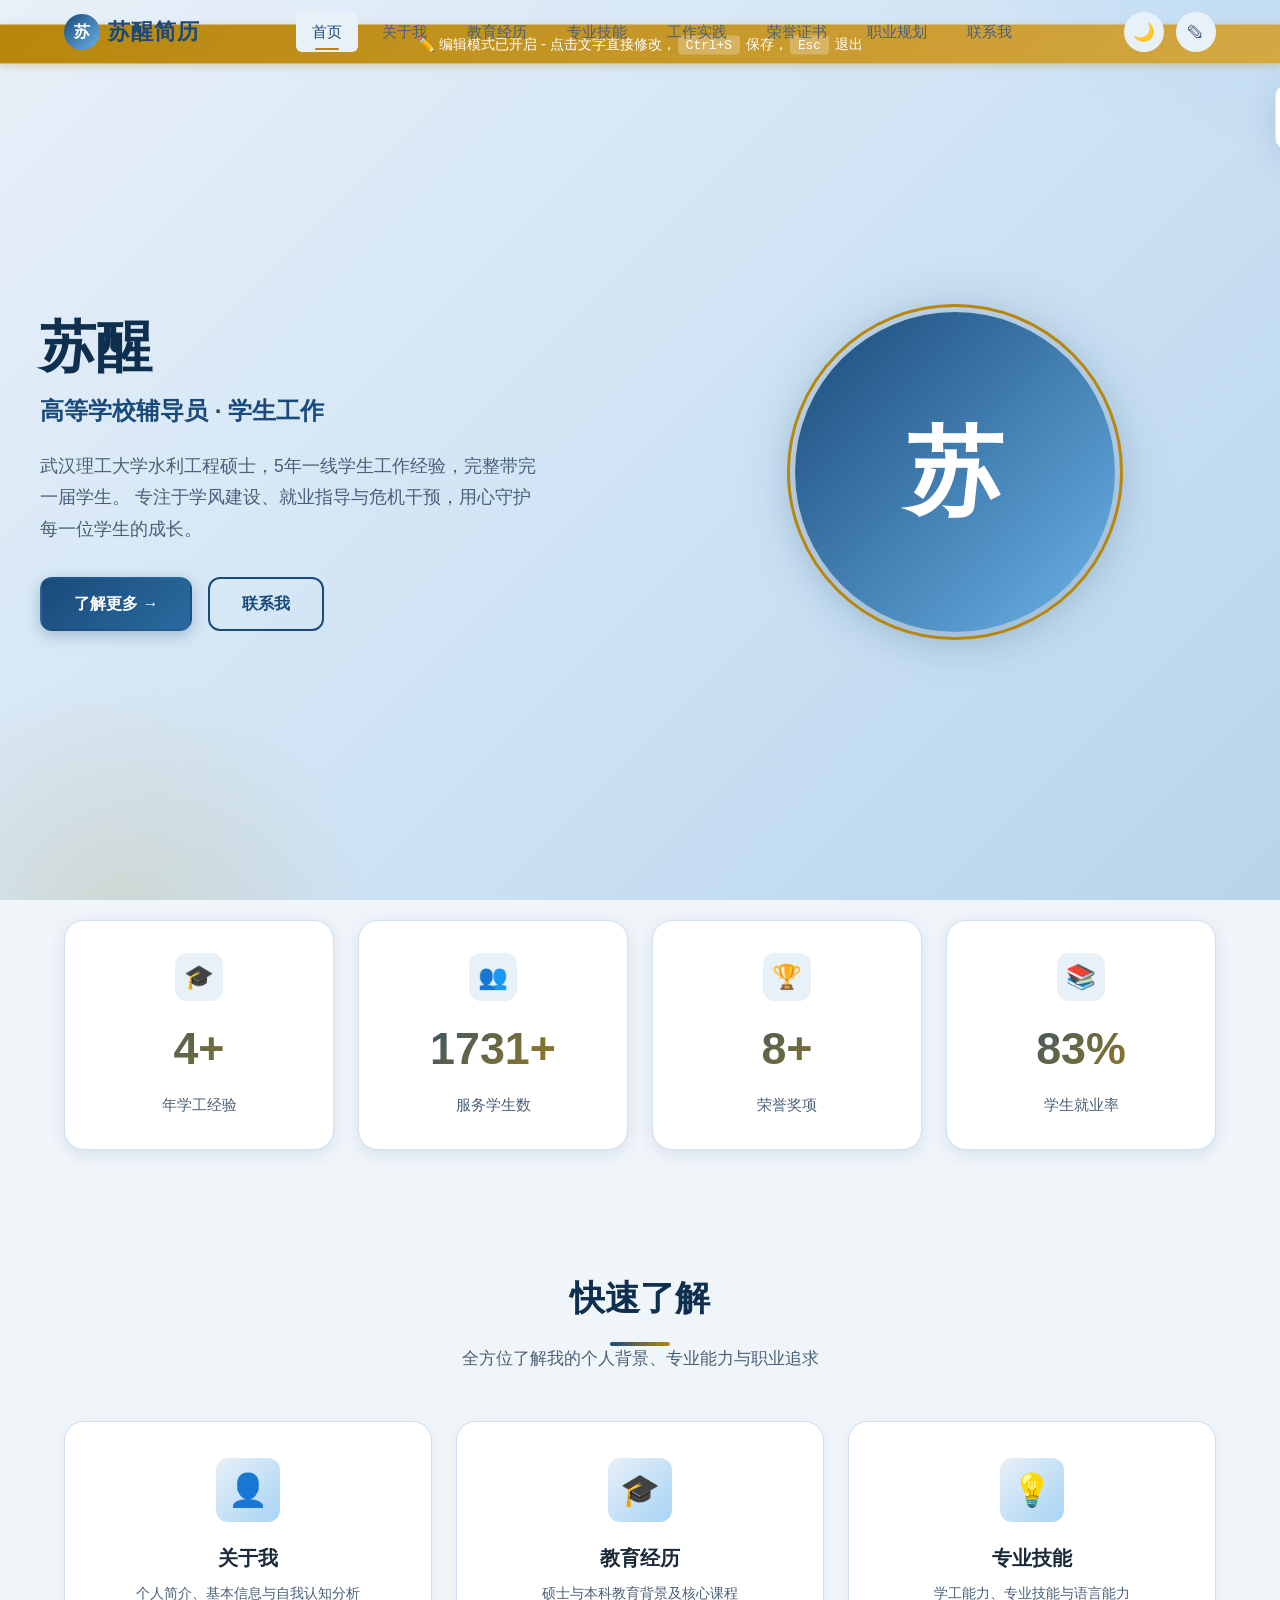
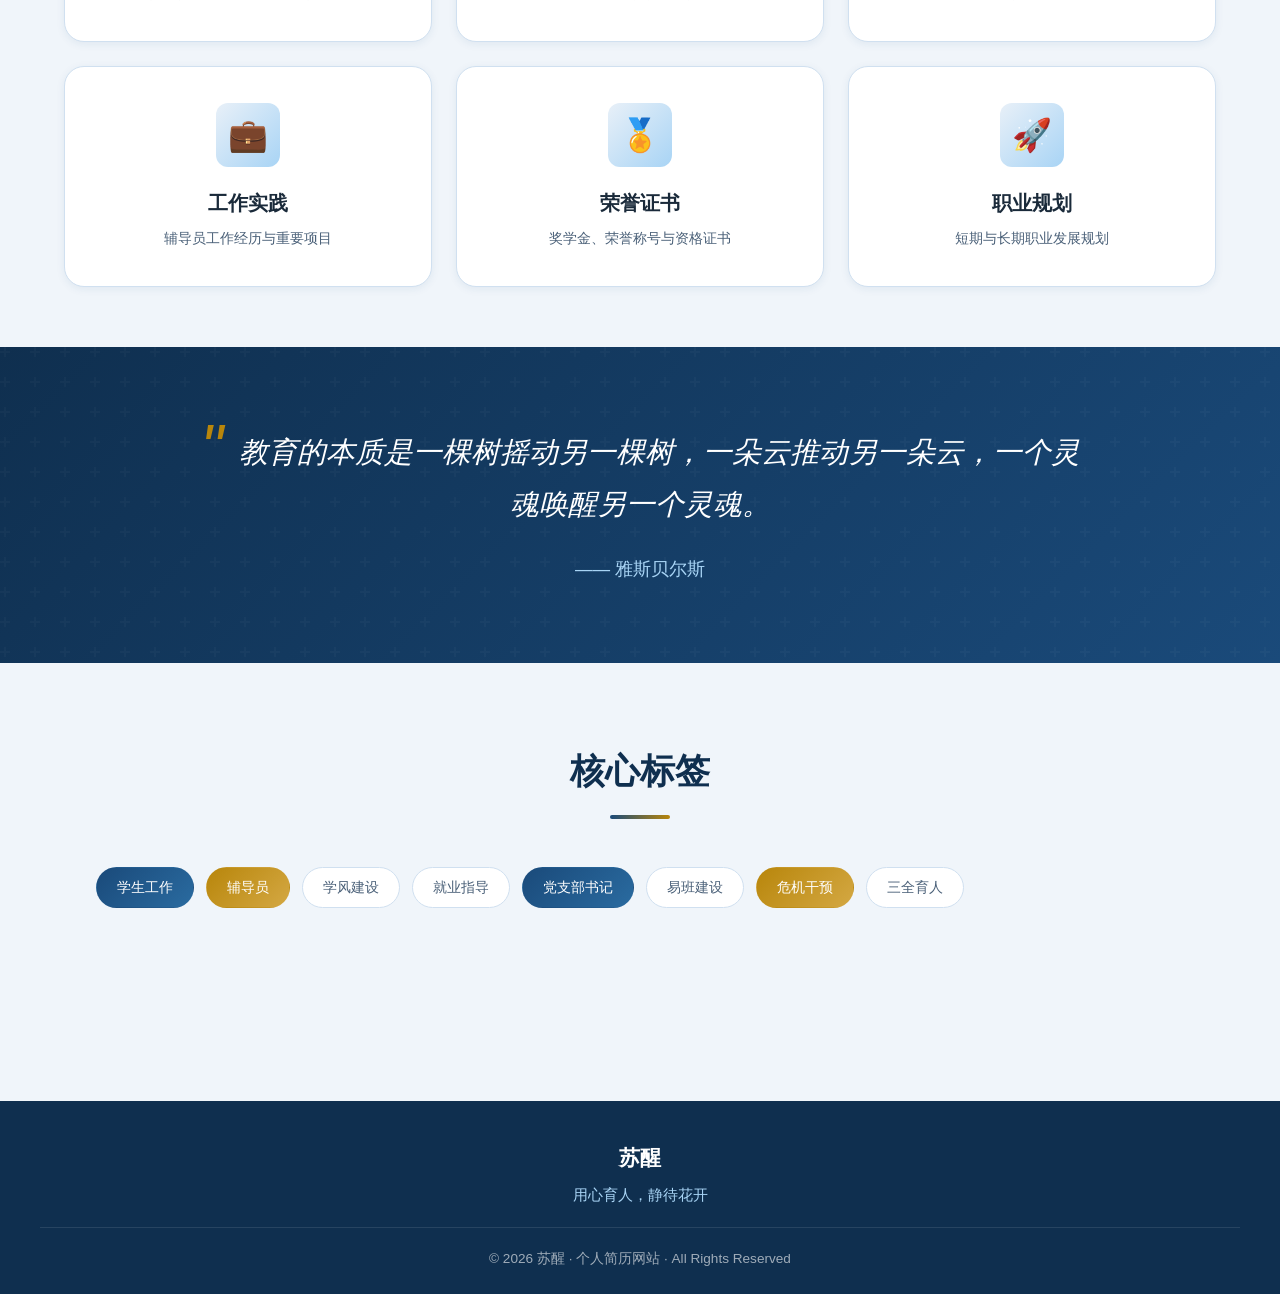
<file: index.html>
<!DOCTYPE html>
<html lang="zh-CN">
<head>
    <meta charset="UTF-8">
    <meta name="viewport" content="width=device-width, initial-scale=1.0">
    <title>苏醒 - 个人简历</title>
    <link rel="stylesheet" href="assets/css/style.css">
    <link rel="stylesheet" href="assets/css/editor.css">
</head>
<body>
    <!-- Scroll Progress Bar -->
    <div class="scroll-progress"></div>

    <!-- Navigation -->
    <nav class="navbar">
        <div class="nav-container">
            <a href="index.html" class="nav-logo">
                <div class="nav-logo-icon">苏</div>
                <span data-editable="index_nav_logo">苏醒简历</span>
            </a>
            <div class="nav-links">
                <a href="index.html" class="nav-link active">首页</a>
                <a href="about.html" class="nav-link">关于我</a>
                <a href="education.html" class="nav-link">教育经历</a>
                <a href="skills.html" class="nav-link">专业技能</a>
                <a href="projects.html" class="nav-link">工作实践</a>
                <a href="honors.html" class="nav-link">荣誉证书</a>
                <a href="career.html" class="nav-link">职业规划</a>
                <a href="contact.html" class="nav-link">联系我</a>
            </div>
            <div class="nav-right">
                <button class="theme-toggle" title="切换主题">🌙</button>
                <button class="edit-btn" title="编辑内容">✎</button>
                <button class="mobile-menu-btn" aria-label="菜单">
                    <span></span><span></span><span></span>
                </button>
            </div>
        </div>
    </nav>

    <!-- Hero Section -->
    <section class="hero">
        <div class="hero-container">
            <div class="hero-content fade-in-left">
                <h1 data-editable="index_hero_name">苏醒</h1>
                <div class="hero-subtitle" data-editable="index_hero_title">高等学校辅导员 · 学生工作</div>
                <p class="hero-tagline" data-editable="index_hero_tagline">
                    武汉理工大学水利工程硕士，5年一线学生工作经验，完整带完一届学生。
                    专注于学风建设、就业指导与危机干预，用心守护每一位学生的成长。
                </p>
                <div class="hero-buttons">
                    <a href="about.html" class="btn btn-primary">了解更多 →</a>
                    <a href="contact.html" class="btn btn-secondary">联系我</a>
                </div>
            </div>
            <div class="hero-image fade-in-right">
                <div class="hero-avatar" data-editable="index_hero_avatar">苏</div>
            </div>
        </div>
    </section>

    <!-- Stats Section -->
    <section class="stats-section">
        <div class="stats-grid stagger">
            <div class="stat-card">
                <div class="stat-icon">🎓</div>
                <div class="stat-number" data-target="5" data-suffix="+">5+</div>
                <div class="stat-label" data-editable="index_stat_label_1">年学工经验</div>
            </div>
            <div class="stat-card">
                <div class="stat-icon">👥</div>
                <div class="stat-number" data-target="2000" data-suffix="+">2000+</div>
                <div class="stat-label" data-editable="index_stat_label_2">服务学生数</div>
            </div>
            <div class="stat-card">
                <div class="stat-icon">🏆</div>
                <div class="stat-number" data-target="10" data-suffix="+">10+</div>
                <div class="stat-label" data-editable="index_stat_label_3">荣誉奖项</div>
            </div>
            <div class="stat-card">
                <div class="stat-icon">📚</div>
                <div class="stat-number" data-target="96" data-suffix="%">96%</div>
                <div class="stat-label" data-editable="index_stat_label_4">学生就业率</div>
            </div>
        </div>
    </section>

    <!-- Quick Navigation -->
    <section class="quick-nav-section">
        <div class="section-header fade-in">
            <h2 data-editable="index_quicknav_title">快速了解</h2>
            <div class="section-divider"></div>
            <p class="section-subtitle" data-editable="index_quicknav_subtitle">
                全方位了解我的个人背景、专业能力与职业追求
            </p>
        </div>
        <div class="quick-nav-grid stagger">
            <a href="about.html" class="quick-nav-card">
                <div class="quick-nav-icon">👤</div>
                <h3 data-editable="index_nav_about_title">关于我</h3>
                <p data-editable="index_nav_about_desc">个人简介、基本信息与自我认知分析</p>
            </a>
            <a href="education.html" class="quick-nav-card">
                <div class="quick-nav-icon">🎓</div>
                <h3 data-editable="index_nav_edu_title">教育经历</h3>
                <p data-editable="index_nav_edu_desc">硕士与本科教育背景及核心课程</p>
            </a>
            <a href="skills.html" class="quick-nav-card">
                <div class="quick-nav-icon">💡</div>
                <h3 data-editable="index_nav_skills_title">专业技能</h3>
                <p data-editable="index_nav_skills_desc">学工能力、专业技能与语言能力</p>
            </a>
            <a href="projects.html" class="quick-nav-card">
                <div class="quick-nav-icon">💼</div>
                <h3 data-editable="index_nav_projects_title">工作实践</h3>
                <p data-editable="index_nav_projects_desc">辅导员工作经历与重要项目</p>
            </a>
            <a href="honors.html" class="quick-nav-card">
                <div class="quick-nav-icon">🏅</div>
                <h3 data-editable="index_nav_honors_title">荣誉证书</h3>
                <p data-editable="index_nav_honors_desc">奖学金、荣誉称号与资格证书</p>
            </a>
            <a href="career.html" class="quick-nav-card">
                <div class="quick-nav-icon">🚀</div>
                <h3 data-editable="index_nav_career_title">职业规划</h3>
                <p data-editable="index_nav_career_desc">短期与长期职业发展规划</p>
            </a>
        </div>
    </section>

    <!-- Vision Section -->
    <section class="vision-section">
        <div class="vision-container fade-in">
            <div class="vision-quote" data-editable="index_vision_quote">
                教育的本质是一棵树摇动另一棵树，一朵云推动另一朵云，一个灵魂唤醒另一个灵魂。
            </div>
            <div class="vision-author" data-editable="index_vision_author">—— 雅斯贝尔斯</div>
        </div>
    </section>

    <!-- Tags Cloud -->
    <section class="tags-section">
        <div class="section-header fade-in">
            <h2 data-editable="index_tags_title">核心标签</h2>
            <div class="section-divider"></div>
        </div>
        <div class="tags-cloud stagger">
            <span class="tag primary" data-editable="index_tag_1">学生工作</span>
            <span class="tag accent" data-editable="index_tag_2">辅导员</span>
            <span class="tag" data-editable="index_tag_3">学风建设</span>
            <span class="tag" data-editable="index_tag_4">就业指导</span>
            <span class="tag primary" data-editable="index_tag_5">党支部书记</span>
            <span class="tag" data-editable="index_tag_6">易班建设</span>
            <span class="tag accent" data-editable="index_tag_7">危机干预</span>
            <span class="tag" data-editable="index_tag_8">三全育人</span>
            <span class="tag" data-editable="index_tag_9">民族团结</span>
            <span class="tag primary" data-editable="index_tag_10">水利工程</span>
            <span class="tag" data-editable="index_tag_11">思想政治教育</span>
            <span class="tag accent" data-editable="index_tag_12">创新创业</span>
            <span class="tag" data-editable="index_tag_13">信息化建设</span>
            <span class="tag" data-editable="index_tag_14">住楼辅导员</span>
        </div>
    </section>

    <!-- Footer -->
    <footer class="footer">
        <div class="footer-content">
            <div class="footer-name" data-editable="index_footer_name">苏醒</div>
            <div class="footer-motto" data-editable="index_footer_motto">用心育人，静待花开</div>
            <div class="footer-bottom">
                © <span data-year>2024</span> 苏醒 · 个人简历网站 · All Rights Reserved
            </div>
        </div>
    </footer>

    <script src="assets/js/main.js"></script>
    <script src="assets/js/editor.js"></script>
</body>
</html>
</file>
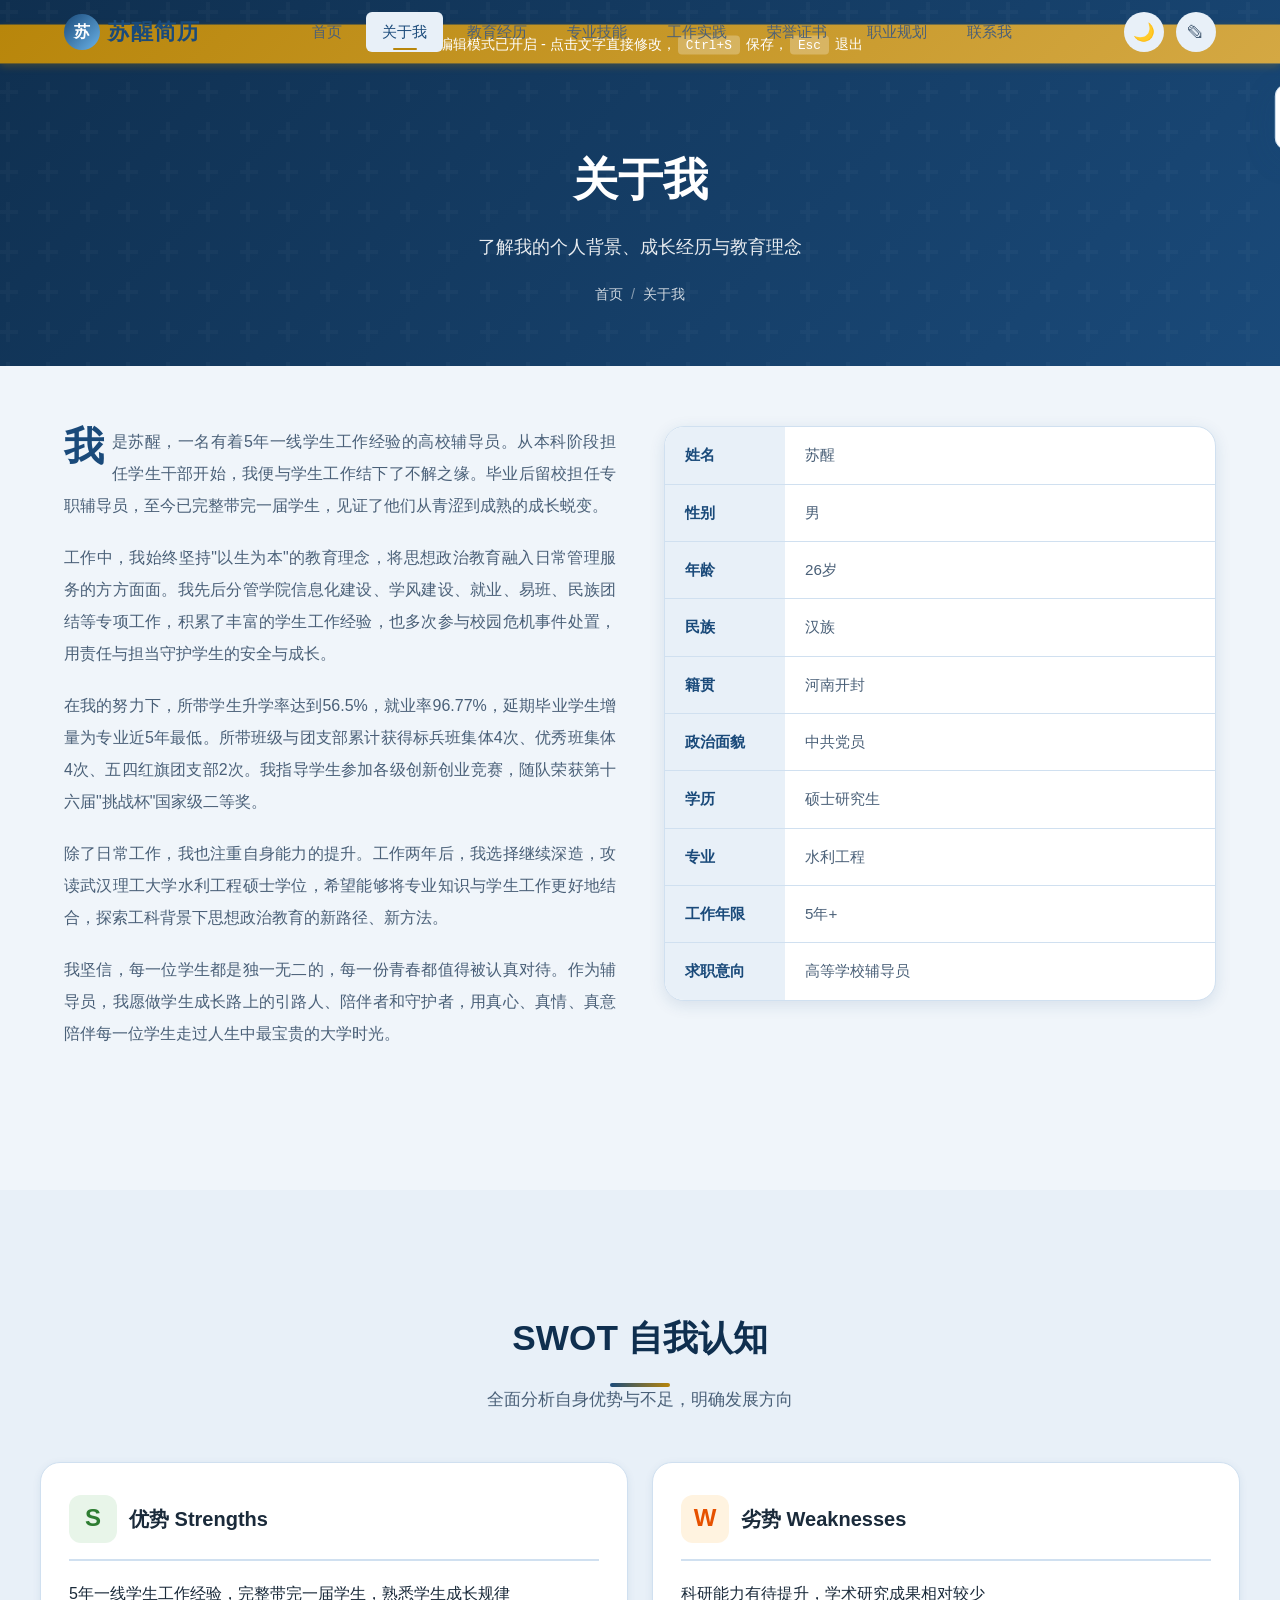
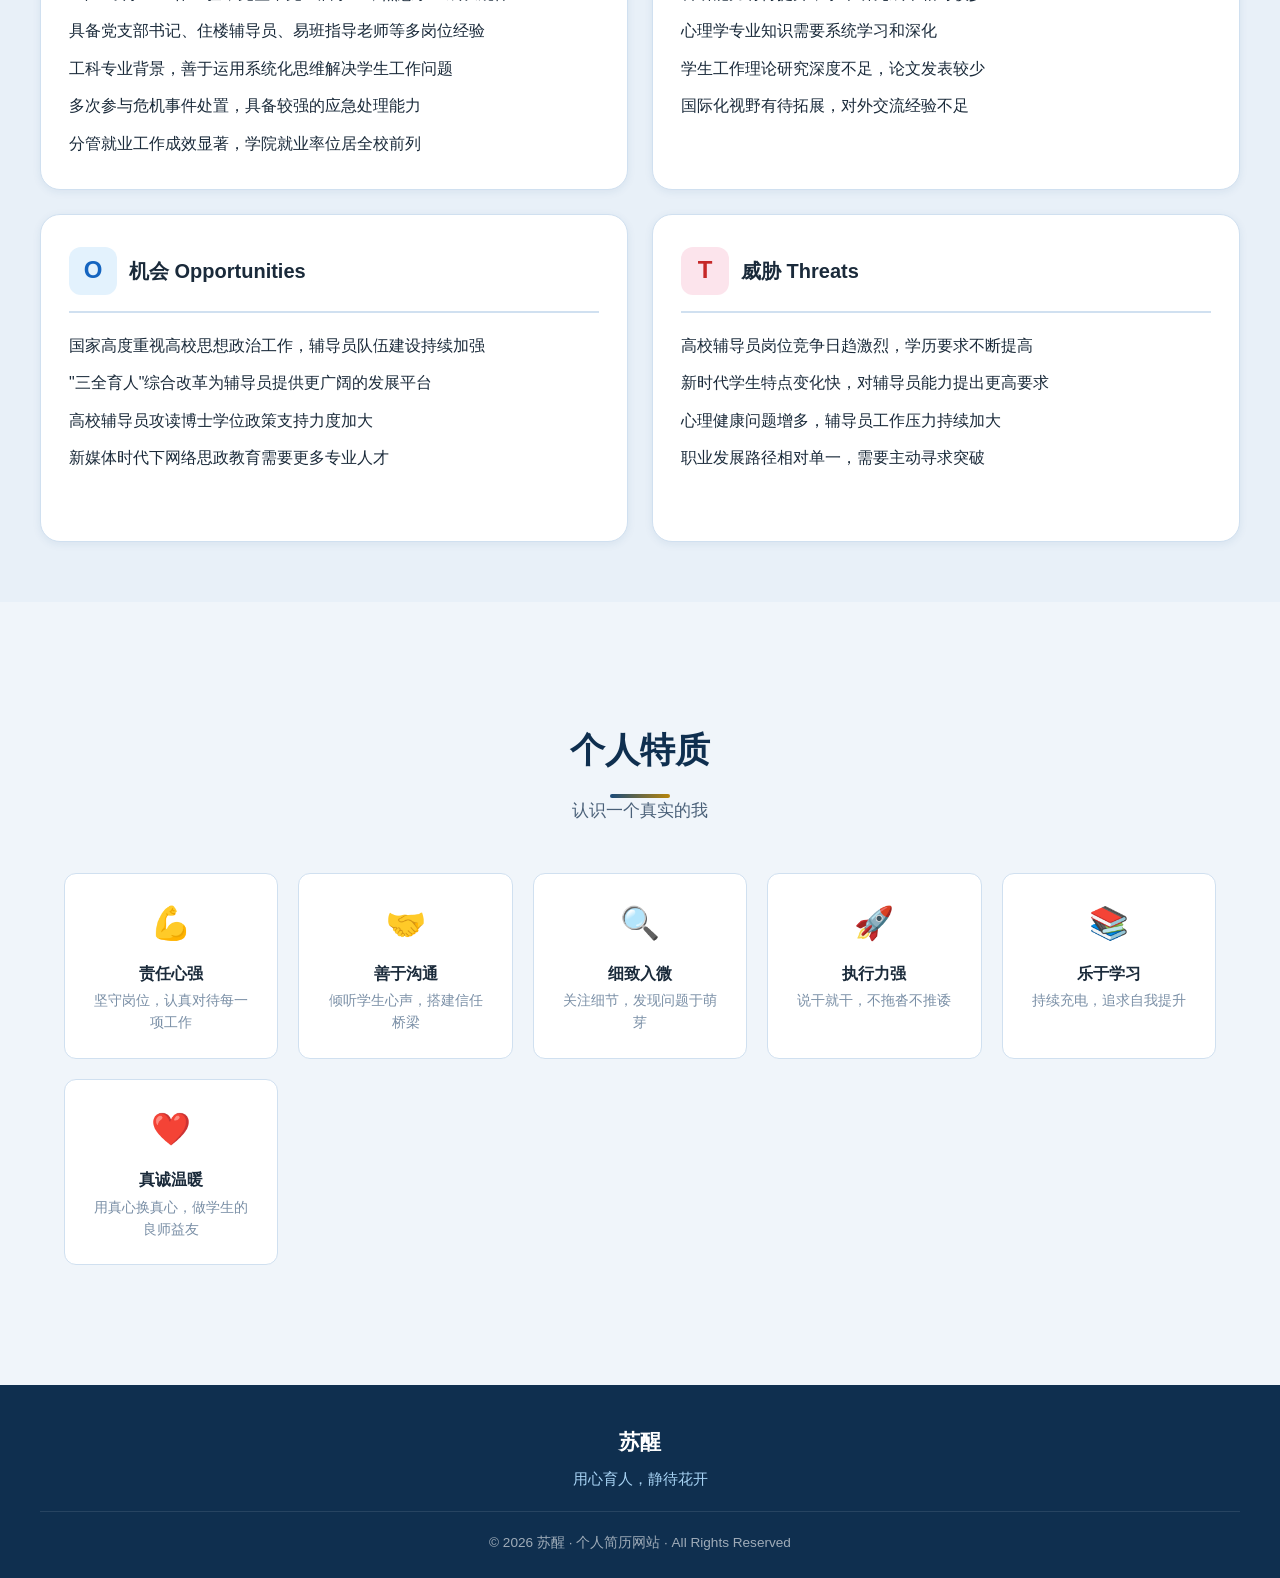
<file: about.html>
<!DOCTYPE html>
<html lang="zh-CN">
<head>
    <meta charset="UTF-8">
    <meta name="viewport" content="width=device-width, initial-scale=1.0">
    <title>关于我 - 苏醒</title>
    <link rel="stylesheet" href="assets/css/style.css">
    <link rel="stylesheet" href="assets/css/editor.css">
</head>
<body>
    <!-- Scroll Progress Bar -->
    <div class="scroll-progress"></div>

    <!-- Navigation -->
    <nav class="navbar">
        <div class="nav-container">
            <a href="index.html" class="nav-logo">
                <div class="nav-logo-icon">苏</div>
                <span data-editable="about_nav_logo">苏醒简历</span>
            </a>
            <div class="nav-links">
                <a href="index.html" class="nav-link">首页</a>
                <a href="about.html" class="nav-link active">关于我</a>
                <a href="education.html" class="nav-link">教育经历</a>
                <a href="skills.html" class="nav-link">专业技能</a>
                <a href="projects.html" class="nav-link">工作实践</a>
                <a href="honors.html" class="nav-link">荣誉证书</a>
                <a href="career.html" class="nav-link">职业规划</a>
                <a href="contact.html" class="nav-link">联系我</a>
            </div>
            <div class="nav-right">
                <button class="theme-toggle" title="切换主题">🌙</button>
                <button class="edit-btn" title="编辑内容">✎</button>
                <button class="mobile-menu-btn" aria-label="菜单">
                    <span></span><span></span><span></span>
                </button>
            </div>
        </div>
    </nav>

    <!-- Page Header -->
    <section class="page-header">
        <div class="page-header-content fade-in">
            <h1 data-editable="about_title">关于我</h1>
            <p data-editable="about_subtitle">了解我的个人背景、成长经历与教育理念</p>
            <div class="breadcrumb">
                <a href="index.html">首页</a>
                <span class="separator">/</span>
                <span>关于我</span>
            </div>
        </div>
    </section>

    <!-- About Content -->
    <section class="content-section">
        <div class="about-intro">
            <div class="about-text fade-in-left">
                <p data-editable="about_p1">
                    我是苏醒，一名有着5年一线学生工作经验的高校辅导员。从本科阶段担任学生干部开始，我便与学生工作结下了不解之缘。毕业后留校担任专职辅导员，至今已完整带完一届学生，见证了他们从青涩到成熟的成长蜕变。
                </p>
                <p data-editable="about_p2">
                    工作中，我始终坚持"以生为本"的教育理念，将思想政治教育融入日常管理服务的方方面面。我先后分管学院信息化建设、学风建设、就业、易班、民族团结等专项工作，积累了丰富的学生工作经验，也多次参与校园危机事件处置，用责任与担当守护学生的安全与成长。
                </p>
                <p data-editable="about_p3">
                    在我的努力下，所带学生升学率达到56.5%，就业率96.77%，延期毕业学生增量为专业近5年最低。所带班级与团支部累计获得标兵班集体4次、优秀班集体4次、五四红旗团支部2次。我指导学生参加各级创新创业竞赛，随队荣获第十六届"挑战杯"国家级二等奖。
                </p>
                <p data-editable="about_p4">
                    除了日常工作，我也注重自身能力的提升。工作两年后，我选择继续深造，攻读武汉理工大学水利工程硕士学位，希望能够将专业知识与学生工作更好地结合，探索工科背景下思想政治教育的新路径、新方法。
                </p>
                <p data-editable="about_p5">
                    我坚信，每一位学生都是独一无二的，每一份青春都值得被认真对待。作为辅导员，我愿做学生成长路上的引路人、陪伴者和守护者，用真心、真情、真意陪伴每一位学生走过人生中最宝贵的大学时光。
                </p>
            </div>
            <div class="about-info fade-in-right">
                <div class="info-table">
                    <div class="info-table-row">
                        <div class="info-table-label">姓名</div>
                        <div class="info-table-value" data-editable="about_info_name">苏醒</div>
                    </div>
                    <div class="info-table-row">
                        <div class="info-table-label">性别</div>
                        <div class="info-table-value" data-editable="about_info_gender">男</div>
                    </div>
                    <div class="info-table-row">
                        <div class="info-table-label">年龄</div>
                        <div class="info-table-value" data-editable="about_info_age">26岁</div>
                    </div>
                    <div class="info-table-row">
                        <div class="info-table-label">民族</div>
                        <div class="info-table-value" data-editable="about_info_ethnic">汉族</div>
                    </div>
                    <div class="info-table-row">
                        <div class="info-table-label">籍贯</div>
                        <div class="info-table-value" data-editable="about_info_hometown">河南开封</div>
                    </div>
                    <div class="info-table-row">
                        <div class="info-table-label">政治面貌</div>
                        <div class="info-table-value" data-editable="about_info_political">中共党员</div>
                    </div>
                    <div class="info-table-row">
                        <div class="info-table-label">学历</div>
                        <div class="info-table-value" data-editable="about_info_education">硕士研究生</div>
                    </div>
                    <div class="info-table-row">
                        <div class="info-table-label">专业</div>
                        <div class="info-table-value" data-editable="about_info_major">水利工程</div>
                    </div>
                    <div class="info-table-row">
                        <div class="info-table-label">工作年限</div>
                        <div class="info-table-value" data-editable="about_info_experience">5年+</div>
                    </div>
                    <div class="info-table-row">
                        <div class="info-table-label">求职意向</div>
                        <div class="info-table-value" data-editable="about_info_position">高等学校辅导员</div>
                    </div>
                </div>
            </div>
        </div>
    </section>

    <!-- SWOT Analysis -->
    <section class="content-section alt-bg">
        <div class="swot-section">
            <div class="section-header fade-in">
                <h2 data-editable="about_swot_title">SWOT 自我认知</h2>
                <div class="section-divider"></div>
                <p class="section-subtitle" data-editable="about_swot_subtitle">全面分析自身优势与不足，明确发展方向</p>
            </div>
            <div class="swot-grid">
                <div class="swot-card strengths fade-in-left">
                    <div class="swot-header">
                        <div class="swot-icon">S</div>
                        <h3 data-editable="about_swot_s_title">优势 Strengths</h3>
                    </div>
                    <ul class="swot-list">
                        <li data-editable="about_swot_s_1">5年一线学生工作经验，完整带完一届学生，熟悉学生成长规律</li>
                        <li data-editable="about_swot_s_2">具备党支部书记、住楼辅导员、易班指导老师等多岗位经验</li>
                        <li data-editable="about_swot_s_3">工科专业背景，善于运用系统化思维解决学生工作问题</li>
                        <li data-editable="about_swot_s_4">多次参与危机事件处置，具备较强的应急处理能力</li>
                        <li data-editable="about_swot_s_5">分管就业工作成效显著，学院就业率位居全校前列</li>
                    </ul>
                </div>
                <div class="swot-card weaknesses fade-in-right">
                    <div class="swot-header">
                        <div class="swot-icon">W</div>
                        <h3 data-editable="about_swot_w_title">劣势 Weaknesses</h3>
                    </div>
                    <ul class="swot-list">
                        <li data-editable="about_swot_w_1">科研能力有待提升，学术研究成果相对较少</li>
                        <li data-editable="about_swot_w_2">心理学专业知识需要系统学习和深化</li>
                        <li data-editable="about_swot_w_3">学生工作理论研究深度不足，论文发表较少</li>
                        <li data-editable="about_swot_w_4">国际化视野有待拓展，对外交流经验不足</li>
                    </ul>
                </div>
                <div class="swot-card opportunities fade-in-left">
                    <div class="swot-header">
                        <div class="swot-icon">O</div>
                        <h3 data-editable="about_swot_o_title">机会 Opportunities</h3>
                    </div>
                    <ul class="swot-list">
                        <li data-editable="about_swot_o_1">国家高度重视高校思想政治工作，辅导员队伍建设持续加强</li>
                        <li data-editable="about_swot_o_2">"三全育人"综合改革为辅导员提供更广阔的发展平台</li>
                        <li data-editable="about_swot_o_3">高校辅导员攻读博士学位政策支持力度加大</li>
                        <li data-editable="about_swot_o_4">新媒体时代下网络思政教育需要更多专业人才</li>
                    </ul>
                </div>
                <div class="swot-card threats fade-in-right">
                    <div class="swot-header">
                        <div class="swot-icon">T</div>
                        <h3 data-editable="about_swot_t_title">威胁 Threats</h3>
                    </div>
                    <ul class="swot-list">
                        <li data-editable="about_swot_t_1">高校辅导员岗位竞争日趋激烈，学历要求不断提高</li>
                        <li data-editable="about_swot_t_2">新时代学生特点变化快，对辅导员能力提出更高要求</li>
                        <li data-editable="about_swot_t_3">心理健康问题增多，辅导员工作压力持续加大</li>
                        <li data-editable="about_swot_t_4">职业发展路径相对单一，需要主动寻求突破</li>
                    </ul>
                </div>
            </div>
        </div>
    </section>

    <!-- Personal Traits -->
    <section class="content-section">
        <div class="traits-section">
            <div class="section-header fade-in">
                <h2 data-editable="about_traits_title">个人特质</h2>
                <div class="section-divider"></div>
                <p class="section-subtitle" data-editable="about_traits_subtitle">认识一个真实的我</p>
            </div>
            <div class="traits-grid stagger">
                <div class="trait-item">
                    <div class="trait-icon">💪</div>
                    <div class="trait-name" data-editable="about_trait_1_name">责任心强</div>
                    <div class="trait-desc" data-editable="about_trait_1_desc">坚守岗位，认真对待每一项工作</div>
                </div>
                <div class="trait-item">
                    <div class="trait-icon">🤝</div>
                    <div class="trait-name" data-editable="about_trait_2_name">善于沟通</div>
                    <div class="trait-desc" data-editable="about_trait_2_desc">倾听学生心声，搭建信任桥梁</div>
                </div>
                <div class="trait-item">
                    <div class="trait-icon">🔍</div>
                    <div class="trait-name" data-editable="about_trait_3_name">细致入微</div>
                    <div class="trait-desc" data-editable="about_trait_3_desc">关注细节，发现问题于萌芽</div>
                </div>
                <div class="trait-item">
                    <div class="trait-icon">🚀</div>
                    <div class="trait-name" data-editable="about_trait_4_name">执行力强</div>
                    <div class="trait-desc" data-editable="about_trait_4_desc">说干就干，不拖沓不推诿</div>
                </div>
                <div class="trait-item">
                    <div class="trait-icon">📚</div>
                    <div class="trait-name" data-editable="about_trait_5_name">乐于学习</div>
                    <div class="trait-desc" data-editable="about_trait_5_desc">持续充电，追求自我提升</div>
                </div>
                <div class="trait-item">
                    <div class="trait-icon">❤️</div>
                    <div class="trait-name" data-editable="about_trait_6_name">真诚温暖</div>
                    <div class="trait-desc" data-editable="about_trait_6_desc">用真心换真心，做学生的良师益友</div>
                </div>
            </div>
        </div>
    </section>

    <!-- Footer -->
    <footer class="footer">
        <div class="footer-content">
            <div class="footer-name" data-editable="about_footer_name">苏醒</div>
            <div class="footer-motto" data-editable="about_footer_motto">用心育人，静待花开</div>
            <div class="footer-bottom">
                © <span data-year>2024</span> 苏醒 · 个人简历网站 · All Rights Reserved
            </div>
        </div>
    </footer>

    <script src="assets/js/main.js"></script>
    <script src="assets/js/editor.js"></script>
</body>
</html>
</file>
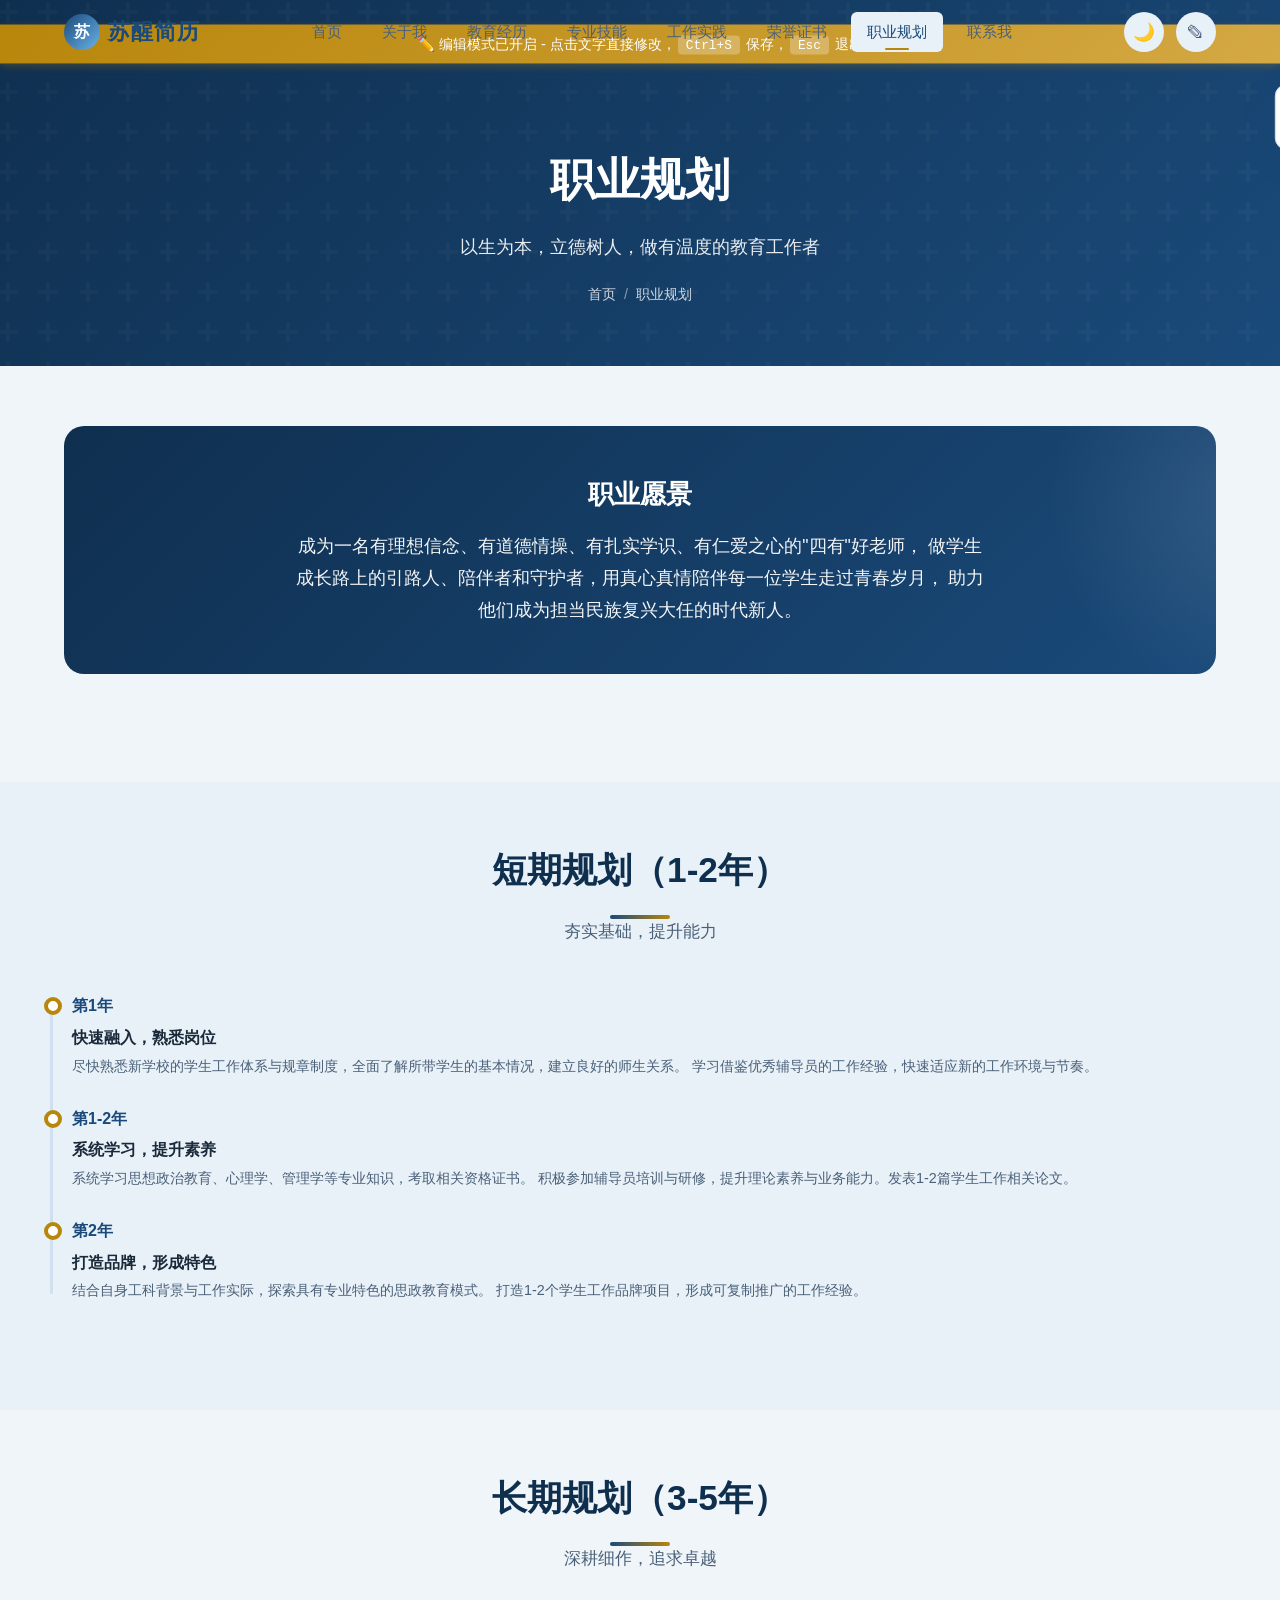
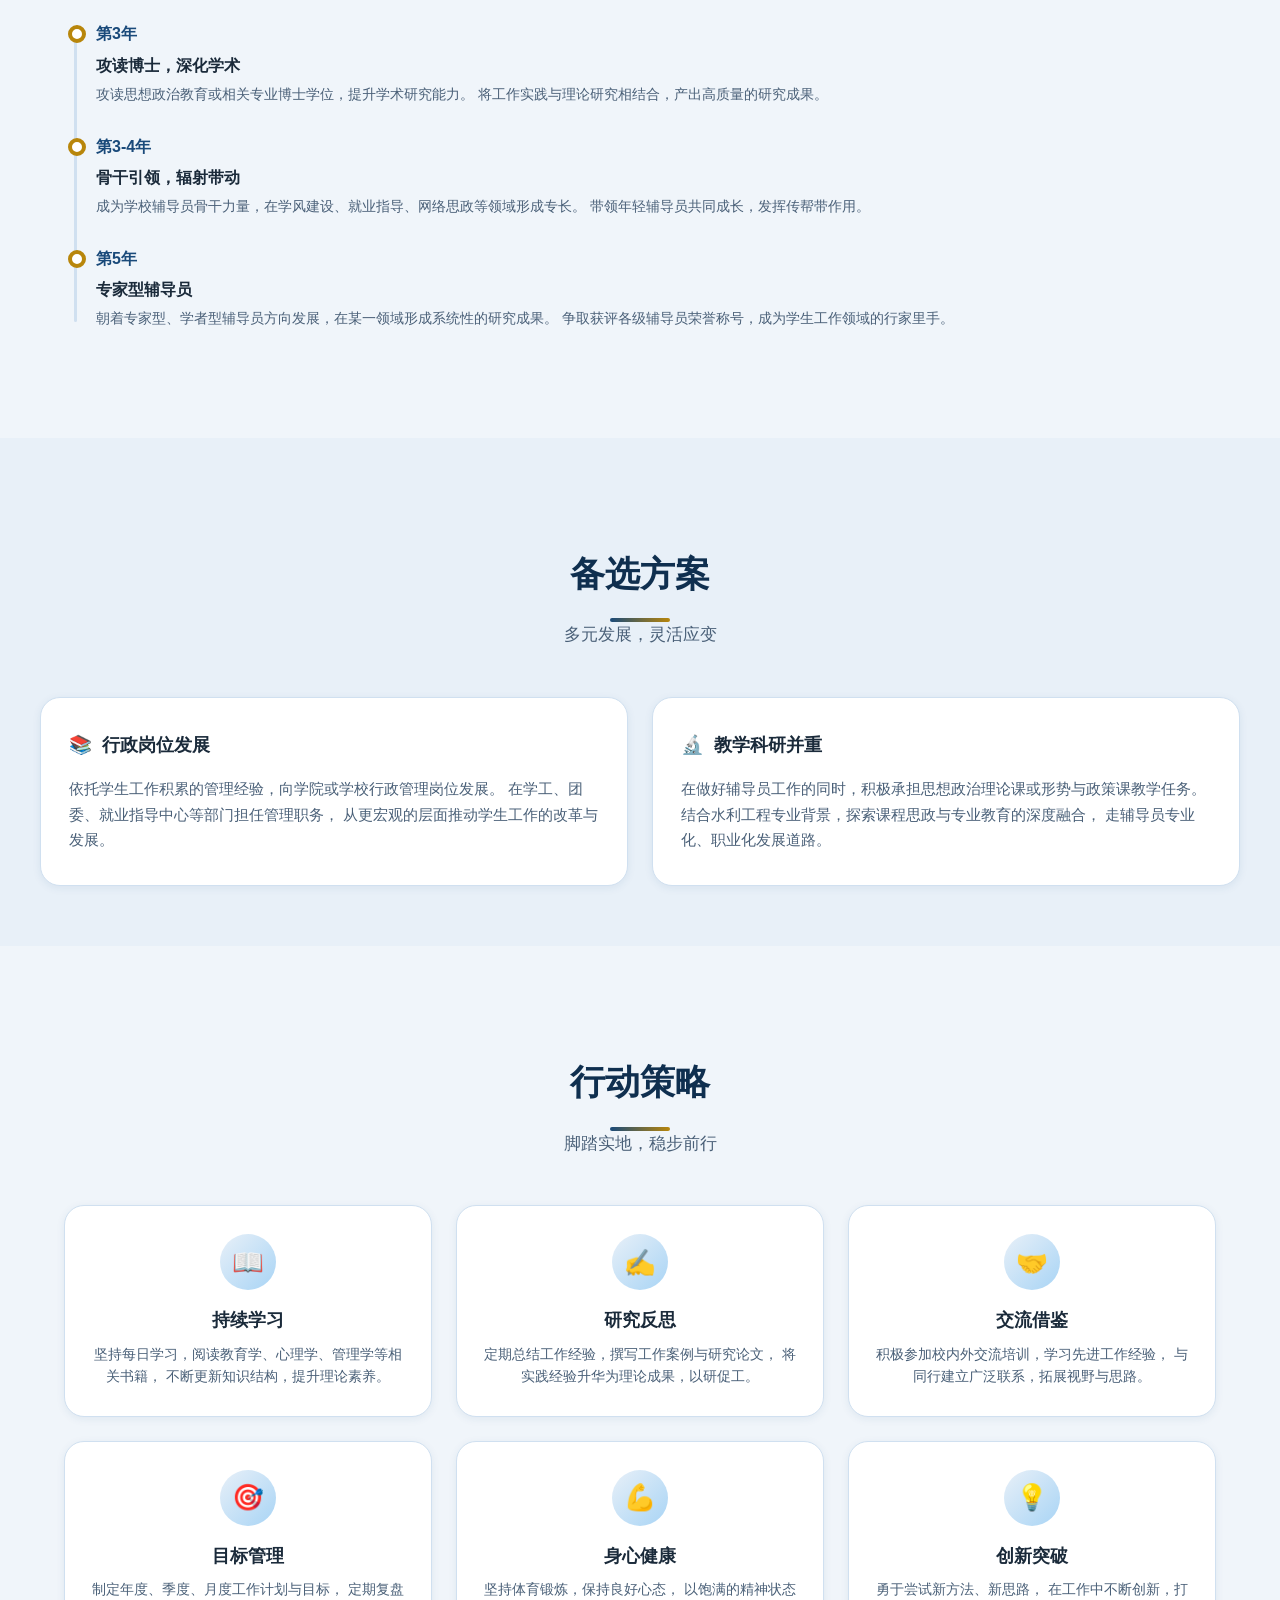
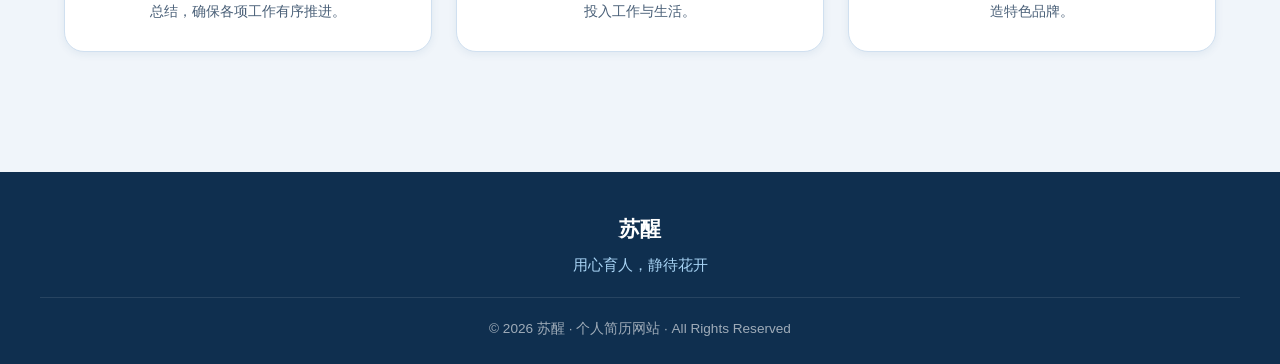
<file: career.html>
<!DOCTYPE html>
<html lang="zh-CN">
<head>
    <meta charset="UTF-8">
    <meta name="viewport" content="width=device-width, initial-scale=1.0">
    <title>职业规划 - 苏醒</title>
    <link rel="stylesheet" href="assets/css/style.css">
    <link rel="stylesheet" href="assets/css/editor.css">
</head>
<body>
    <!-- Scroll Progress Bar -->
    <div class="scroll-progress"></div>

    <!-- Navigation -->
    <nav class="navbar">
        <div class="nav-container">
            <a href="index.html" class="nav-logo">
                <div class="nav-logo-icon">苏</div>
                <span data-editable="career_nav_logo">苏醒简历</span>
            </a>
            <div class="nav-links">
                <a href="index.html" class="nav-link">首页</a>
                <a href="about.html" class="nav-link">关于我</a>
                <a href="education.html" class="nav-link">教育经历</a>
                <a href="skills.html" class="nav-link">专业技能</a>
                <a href="projects.html" class="nav-link">工作实践</a>
                <a href="honors.html" class="nav-link">荣誉证书</a>
                <a href="career.html" class="nav-link active">职业规划</a>
                <a href="contact.html" class="nav-link">联系我</a>
            </div>
            <div class="nav-right">
                <button class="theme-toggle" title="切换主题">🌙</button>
                <button class="edit-btn" title="编辑内容">✎</button>
                <button class="mobile-menu-btn" aria-label="菜单">
                    <span></span><span></span><span></span>
                </button>
            </div>
        </div>
    </nav>

    <!-- Page Header -->
    <section class="page-header">
        <div class="page-header-content fade-in">
            <h1 data-editable="career_title">职业规划</h1>
            <p data-editable="career_subtitle">以生为本，立德树人，做有温度的教育工作者</p>
            <div class="breadcrumb">
                <a href="index.html">首页</a>
                <span class="separator">/</span>
                <span>职业规划</span>
            </div>
        </div>
    </section>

    <!-- Career Vision -->
    <section class="content-section">
        <div class="career-vision fade-in">
            <div class="career-vision-content">
                <h3 data-editable="career_vision_title">职业愿景</h3>
                <p data-editable="career_vision_text">
                    成为一名有理想信念、有道德情操、有扎实学识、有仁爱之心的"四有"好老师，
                    做学生成长路上的引路人、陪伴者和守护者，用真心真情陪伴每一位学生走过青春岁月，
                    助力他们成为担当民族复兴大任的时代新人。
                </p>
            </div>
        </div>
    </section>

    <!-- Short-term Plan -->
    <section class="content-section alt-bg">
        <div class="career-timeline-section">
            <div class="section-header fade-in">
                <h2 data-editable="career_short_title">短期规划（1-2年）</h2>
                <div class="section-divider"></div>
                <p class="section-subtitle" data-editable="career_short_subtitle">夯实基础，提升能力</p>
            </div>
            <div class="career-timeline">
                <div class="career-timeline-item fade-in">
                    <div class="career-timeline-dot"></div>
                    <div class="career-timeline-year" data-editable="career_short_1_year">第1年</div>
                    <div class="career-timeline-title" data-editable="career_short_1_title">快速融入，熟悉岗位</div>
                    <div class="career-timeline-desc" data-editable="career_short_1_desc">
                        尽快熟悉新学校的学生工作体系与规章制度，全面了解所带学生的基本情况，建立良好的师生关系。
                        学习借鉴优秀辅导员的工作经验，快速适应新的工作环境与节奏。
                    </div>
                </div>
                <div class="career-timeline-item fade-in">
                    <div class="career-timeline-dot"></div>
                    <div class="career-timeline-year" data-editable="career_short_2_year">第1-2年</div>
                    <div class="career-timeline-title" data-editable="career_short_2_title">系统学习，提升素养</div>
                    <div class="career-timeline-desc" data-editable="career_short_2_desc">
                        系统学习思想政治教育、心理学、管理学等专业知识，考取相关资格证书。
                        积极参加辅导员培训与研修，提升理论素养与业务能力。发表1-2篇学生工作相关论文。
                    </div>
                </div>
                <div class="career-timeline-item fade-in">
                    <div class="career-timeline-dot"></div>
                    <div class="career-timeline-year" data-editable="career_short_3_year">第2年</div>
                    <div class="career-timeline-title" data-editable="career_short_3_title">打造品牌，形成特色</div>
                    <div class="career-timeline-desc" data-editable="career_short_3_desc">
                        结合自身工科背景与工作实际，探索具有专业特色的思政教育模式。
                        打造1-2个学生工作品牌项目，形成可复制推广的工作经验。
                    </div>
                </div>
            </div>
        </div>
    </section>

    <!-- Long-term Plan -->
    <section class="content-section">
        <div class="career-timeline-section">
            <div class="section-header fade-in">
                <h2 data-editable="career_long_title">长期规划（3-5年）</h2>
                <div class="section-divider"></div>
                <p class="section-subtitle" data-editable="career_long_subtitle">深耕细作，追求卓越</p>
            </div>
            <div class="career-timeline">
                <div class="career-timeline-item fade-in">
                    <div class="career-timeline-dot"></div>
                    <div class="career-timeline-year" data-editable="career_long_1_year">第3年</div>
                    <div class="career-timeline-title" data-editable="career_long_1_title">攻读博士，深化学术</div>
                    <div class="career-timeline-desc" data-editable="career_long_1_desc">
                        攻读思想政治教育或相关专业博士学位，提升学术研究能力。
                        将工作实践与理论研究相结合，产出高质量的研究成果。
                    </div>
                </div>
                <div class="career-timeline-item fade-in">
                    <div class="career-timeline-dot"></div>
                    <div class="career-timeline-year" data-editable="career_long_2_year">第3-4年</div>
                    <div class="career-timeline-title" data-editable="career_long_2_title">骨干引领，辐射带动</div>
                    <div class="career-timeline-desc" data-editable="career_long_2_desc">
                        成为学校辅导员骨干力量，在学风建设、就业指导、网络思政等领域形成专长。
                        带领年轻辅导员共同成长，发挥传帮带作用。
                    </div>
                </div>
                <div class="career-timeline-item fade-in">
                    <div class="career-timeline-dot"></div>
                    <div class="career-timeline-year" data-editable="career_long_3_year">第5年</div>
                    <div class="career-timeline-title" data-editable="career_long_3_title">专家型辅导员</div>
                    <div class="career-timeline-desc" data-editable="career_long_3_desc">
                        朝着专家型、学者型辅导员方向发展，在某一领域形成系统性的研究成果。
                        争取获评各级辅导员荣誉称号，成为学生工作领域的行家里手。
                    </div>
                </div>
            </div>
        </div>
    </section>

    <!-- Alternative Plans -->
    <section class="content-section alt-bg">
        <div class="alternative-section">
            <div class="section-header fade-in">
                <h2 data-editable="career_alt_title">备选方案</h2>
                <div class="section-divider"></div>
                <p class="section-subtitle" data-editable="career_alt_subtitle">多元发展，灵活应变</p>
            </div>
            <div class="alternative-grid">
                <div class="alternative-card fade-in-left">
                    <h4>📚 <span data-editable="career_alt1_title">行政岗位发展</span></h4>
                    <p data-editable="career_alt1_desc">
                        依托学生工作积累的管理经验，向学院或学校行政管理岗位发展。
                        在学工、团委、就业指导中心等部门担任管理职务，
                        从更宏观的层面推动学生工作的改革与发展。
                    </p>
                </div>
                <div class="alternative-card fade-in-right">
                    <h4>🔬 <span data-editable="career_alt2_title">教学科研并重</span></h4>
                    <p data-editable="career_alt2_desc">
                        在做好辅导员工作的同时，积极承担思想政治理论课或形势与政策课教学任务。
                        结合水利工程专业背景，探索课程思政与专业教育的深度融合，
                        走辅导员专业化、职业化发展道路。
                    </p>
                </div>
            </div>
        </div>
    </section>

    <!-- Action Strategy -->
    <section class="content-section">
        <div class="strategy-section">
            <div class="section-header fade-in">
                <h2 data-editable="career_strategy_title">行动策略</h2>
                <div class="section-divider"></div>
                <p class="section-subtitle" data-editable="career_strategy_subtitle">脚踏实地，稳步前行</p>
            </div>
            <div class="strategy-grid stagger">
                <div class="strategy-card">
                    <div class="strategy-icon">📖</div>
                    <h4 data-editable="career_strategy_1_title">持续学习</h4>
                    <p data-editable="career_strategy_1_desc">
                        坚持每日学习，阅读教育学、心理学、管理学等相关书籍，
                        不断更新知识结构，提升理论素养。
                    </p>
                </div>
                <div class="strategy-card">
                    <div class="strategy-icon">✍️</div>
                    <h4 data-editable="career_strategy_2_title">研究反思</h4>
                    <p data-editable="career_strategy_2_desc">
                        定期总结工作经验，撰写工作案例与研究论文，
                        将实践经验升华为理论成果，以研促工。
                    </p>
                </div>
                <div class="strategy-card">
                    <div class="strategy-icon">🤝</div>
                    <h4 data-editable="career_strategy_3_title">交流借鉴</h4>
                    <p data-editable="career_strategy_3_desc">
                        积极参加校内外交流培训，学习先进工作经验，
                        与同行建立广泛联系，拓展视野与思路。
                    </p>
                </div>
                <div class="strategy-card">
                    <div class="strategy-icon">🎯</div>
                    <h4 data-editable="career_strategy_4_title">目标管理</h4>
                    <p data-editable="career_strategy_4_desc">
                        制定年度、季度、月度工作计划与目标，
                        定期复盘总结，确保各项工作有序推进。
                    </p>
                </div>
                <div class="strategy-card">
                    <div class="strategy-icon">💪</div>
                    <h4 data-editable="career_strategy_5_title">身心健康</h4>
                    <p data-editable="career_strategy_5_desc">
                        坚持体育锻炼，保持良好心态，
                        以饱满的精神状态投入工作与生活。
                    </p>
                </div>
                <div class="strategy-card">
                    <div class="strategy-icon">💡</div>
                    <h4 data-editable="career_strategy_6_title">创新突破</h4>
                    <p data-editable="career_strategy_6_desc">
                        勇于尝试新方法、新思路，
                        在工作中不断创新，打造特色品牌。
                    </p>
                </div>
            </div>
        </div>
    </section>

    <!-- Footer -->
    <footer class="footer">
        <div class="footer-content">
            <div class="footer-name" data-editable="career_footer_name">苏醒</div>
            <div class="footer-motto" data-editable="career_footer_motto">用心育人，静待花开</div>
            <div class="footer-bottom">
                © <span data-year>2024</span> 苏醒 · 个人简历网站 · All Rights Reserved
            </div>
        </div>
    </footer>

    <script src="assets/js/main.js"></script>
    <script src="assets/js/editor.js"></script>
</body>
</html>
</file>
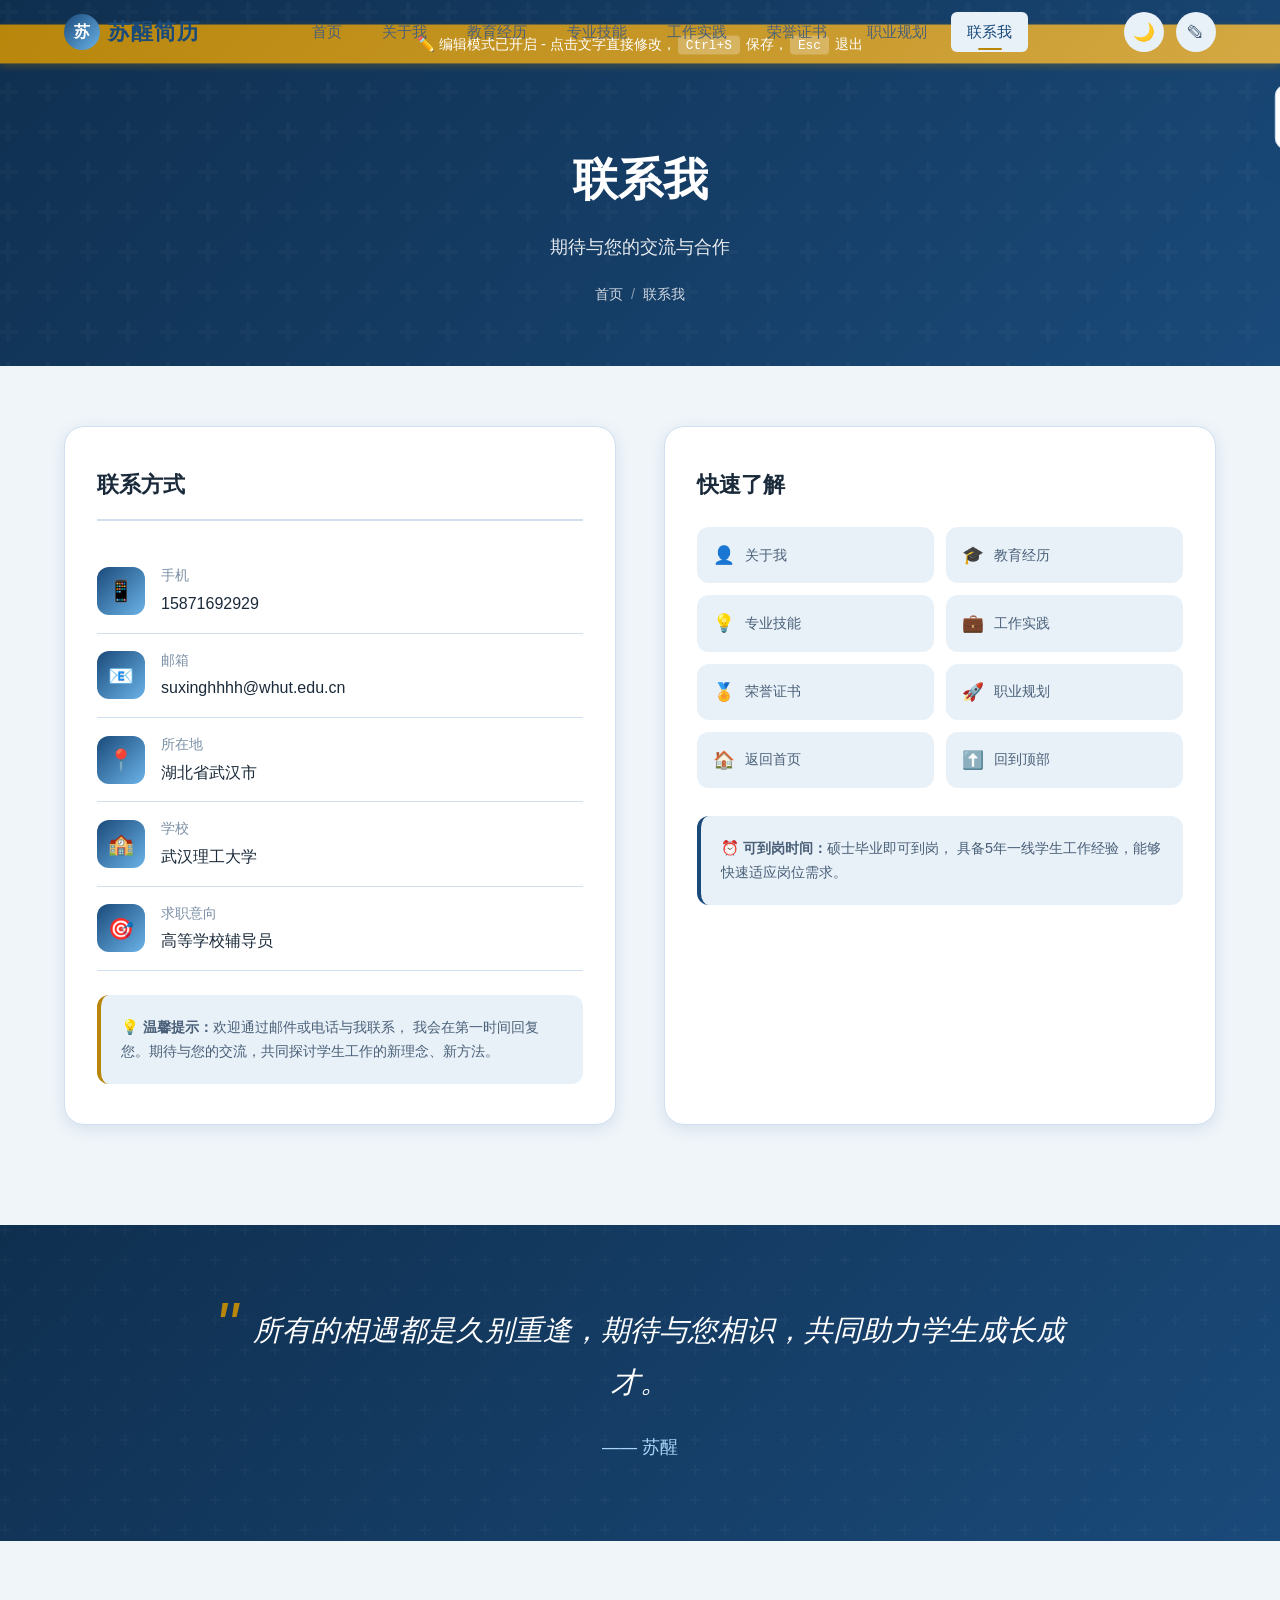
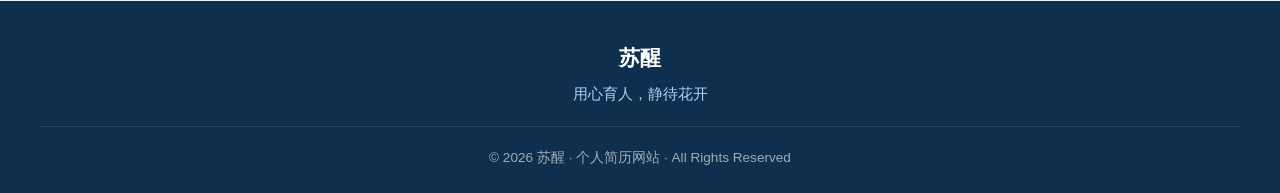
<file: contact.html>
<!DOCTYPE html>
<html lang="zh-CN">
<head>
    <meta charset="UTF-8">
    <meta name="viewport" content="width=device-width, initial-scale=1.0">
    <title>联系我 - 苏醒</title>
    <link rel="stylesheet" href="assets/css/style.css">
    <link rel="stylesheet" href="assets/css/editor.css">
</head>
<body>
    <!-- Scroll Progress Bar -->
    <div class="scroll-progress"></div>

    <!-- Navigation -->
    <nav class="navbar">
        <div class="nav-container">
            <a href="index.html" class="nav-logo">
                <div class="nav-logo-icon">苏</div>
                <span data-editable="contact_nav_logo">苏醒简历</span>
            </a>
            <div class="nav-links">
                <a href="index.html" class="nav-link">首页</a>
                <a href="about.html" class="nav-link">关于我</a>
                <a href="education.html" class="nav-link">教育经历</a>
                <a href="skills.html" class="nav-link">专业技能</a>
                <a href="projects.html" class="nav-link">工作实践</a>
                <a href="honors.html" class="nav-link">荣誉证书</a>
                <a href="career.html" class="nav-link">职业规划</a>
                <a href="contact.html" class="nav-link active">联系我</a>
            </div>
            <div class="nav-right">
                <button class="theme-toggle" title="切换主题">🌙</button>
                <button class="edit-btn" title="编辑内容">✎</button>
                <button class="mobile-menu-btn" aria-label="菜单">
                    <span></span><span></span><span></span>
                </button>
            </div>
        </div>
    </nav>

    <!-- Page Header -->
    <section class="page-header">
        <div class="page-header-content fade-in">
            <h1 data-editable="contact_title">联系我</h1>
            <p data-editable="contact_subtitle">期待与您的交流与合作</p>
            <div class="breadcrumb">
                <a href="index.html">首页</a>
                <span class="separator">/</span>
                <span>联系我</span>
            </div>
        </div>
    </section>

    <!-- Contact Content -->
    <section class="content-section">
        <div class="contact-grid">
            <!-- Contact Info -->
            <div class="contact-info-card fade-in-left">
                <h3 data-editable="contact_info_title">联系方式</h3>
                <div class="contact-item">
                    <div class="contact-icon">📱</div>
                    <div class="contact-text">
                        <div class="contact-label" data-editable="contact_label_phone">手机</div>
                        <div class="contact-value" data-editable="contact_value_phone">15871692929</div>
                    </div>
                </div>
                <div class="contact-item">
                    <div class="contact-icon">📧</div>
                    <div class="contact-text">
                        <div class="contact-label" data-editable="contact_label_email">邮箱</div>
                        <div class="contact-value" data-editable="contact_value_email">suxinghhhh@whut.edu.cn</div>
                    </div>
                </div>
                <div class="contact-item">
                    <div class="contact-icon">📍</div>
                    <div class="contact-text">
                        <div class="contact-label" data-editable="contact_label_location">所在地</div>
                        <div class="contact-value" data-editable="contact_value_location">湖北省武汉市</div>
                    </div>
                </div>
                <div class="contact-item">
                    <div class="contact-icon">🏫</div>
                    <div class="contact-text">
                        <div class="contact-label" data-editable="contact_label_school">学校</div>
                        <div class="contact-value" data-editable="contact_value_school">武汉理工大学</div>
                    </div>
                </div>
                <div class="contact-item">
                    <div class="contact-icon">🎯</div>
                    <div class="contact-text">
                        <div class="contact-label" data-editable="contact_label_position">求职意向</div>
                        <div class="contact-value" data-editable="contact_value_position">高等学校辅导员</div>
                    </div>
                </div>

                <div class="contact-note" data-editable="contact_note">
                    💡 <strong>温馨提示：</strong>欢迎通过邮件或电话与我联系，
                    我会在第一时间回复您。期待与您的交流，共同探讨学生工作的新理念、新方法。
                </div>
            </div>

            <!-- Quick Navigation -->
            <div class="contact-quick-nav fade-in-right">
                <h3 data-editable="contact_quicknav_title">快速了解</h3>
                <div class="quick-links">
                    <a href="about.html" class="quick-link">
                        <span class="quick-link-icon">👤</span>
                        <span data-editable="contact_quick_1">关于我</span>
                    </a>
                    <a href="education.html" class="quick-link">
                        <span class="quick-link-icon">🎓</span>
                        <span data-editable="contact_quick_2">教育经历</span>
                    </a>
                    <a href="skills.html" class="quick-link">
                        <span class="quick-link-icon">💡</span>
                        <span data-editable="contact_quick_3">专业技能</span>
                    </a>
                    <a href="projects.html" class="quick-link">
                        <span class="quick-link-icon">💼</span>
                        <span data-editable="contact_quick_4">工作实践</span>
                    </a>
                    <a href="honors.html" class="quick-link">
                        <span class="quick-link-icon">🏅</span>
                        <span data-editable="contact_quick_5">荣誉证书</span>
                    </a>
                    <a href="career.html" class="quick-link">
                        <span class="quick-link-icon">🚀</span>
                        <span data-editable="contact_quick_6">职业规划</span>
                    </a>
                    <a href="index.html" class="quick-link">
                        <span class="quick-link-icon">🏠</span>
                        <span data-editable="contact_quick_7">返回首页</span>
                    </a>
                    <a href="#" class="quick-link" onclick="window.scrollTo({top:0,behavior:'smooth'}); return false;">
                        <span class="quick-link-icon">⬆️</span>
                        <span data-editable="contact_quick_8">回到顶部</span>
                    </a>
                </div>

                <div class="contact-note" style="margin-top: 28px; border-left-color: var(--primary-color);" data-editable="contact_available">
                    ⏰ <strong>可到岗时间：</strong>硕士毕业即可到岗，
                    具备5年一线学生工作经验，能够快速适应岗位需求。
                </div>
            </div>
        </div>
    </section>

    <!-- Closing Quote -->
    <section class="vision-section" style="margin-top: 40px;">
        <div class="vision-container fade-in">
            <div class="vision-quote" data-editable="contact_quote">
                所有的相遇都是久别重逢，期待与您相识，共同助力学生成长成才。
            </div>
            <div class="vision-author" data-editable="contact_author">—— 苏醒</div>
        </div>
    </section>

    <!-- Footer -->
    <footer class="footer">
        <div class="footer-content">
            <div class="footer-name" data-editable="contact_footer_name">苏醒</div>
            <div class="footer-motto" data-editable="contact_footer_motto">用心育人，静待花开</div>
            <div class="footer-bottom">
                © <span data-year>2024</span> 苏醒 · 个人简历网站 · All Rights Reserved
            </div>
        </div>
    </footer>

    <script src="assets/js/main.js"></script>
    <script src="assets/js/editor.js"></script>
</body>
</html>
</file>
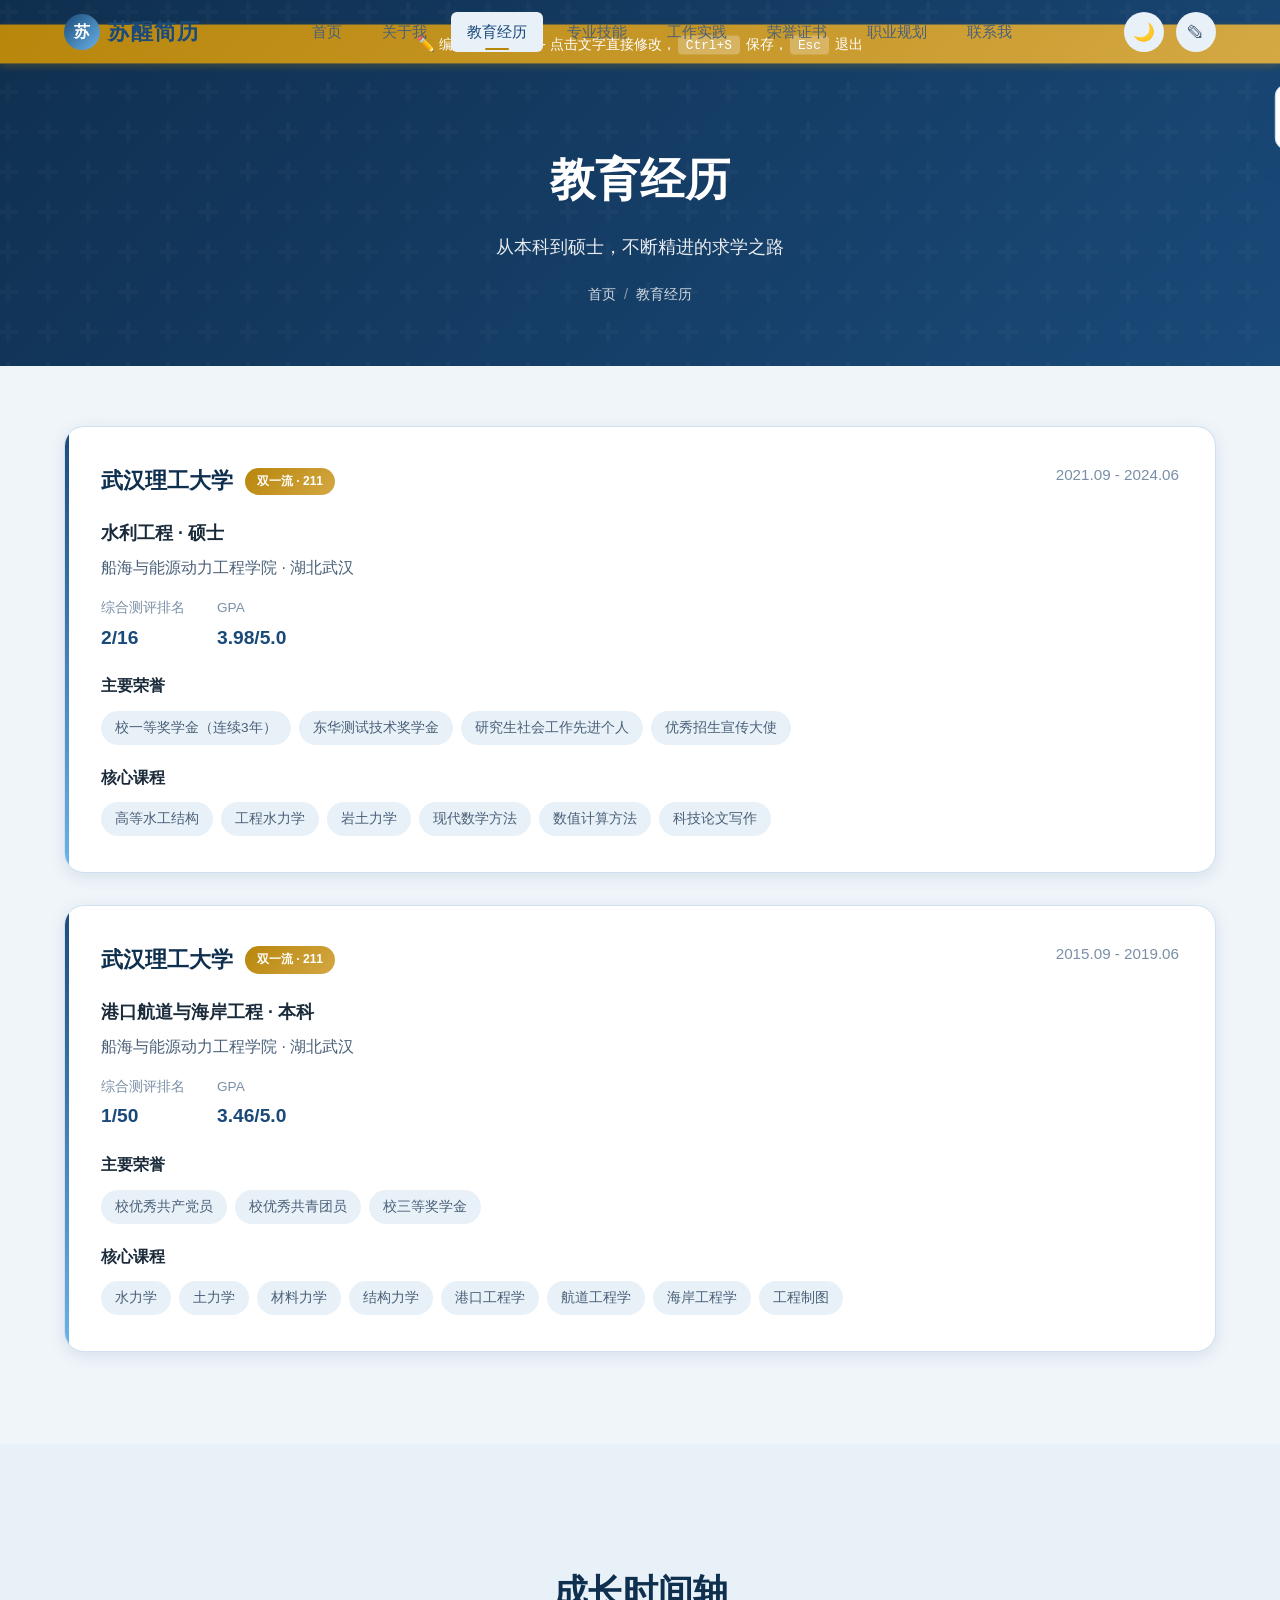
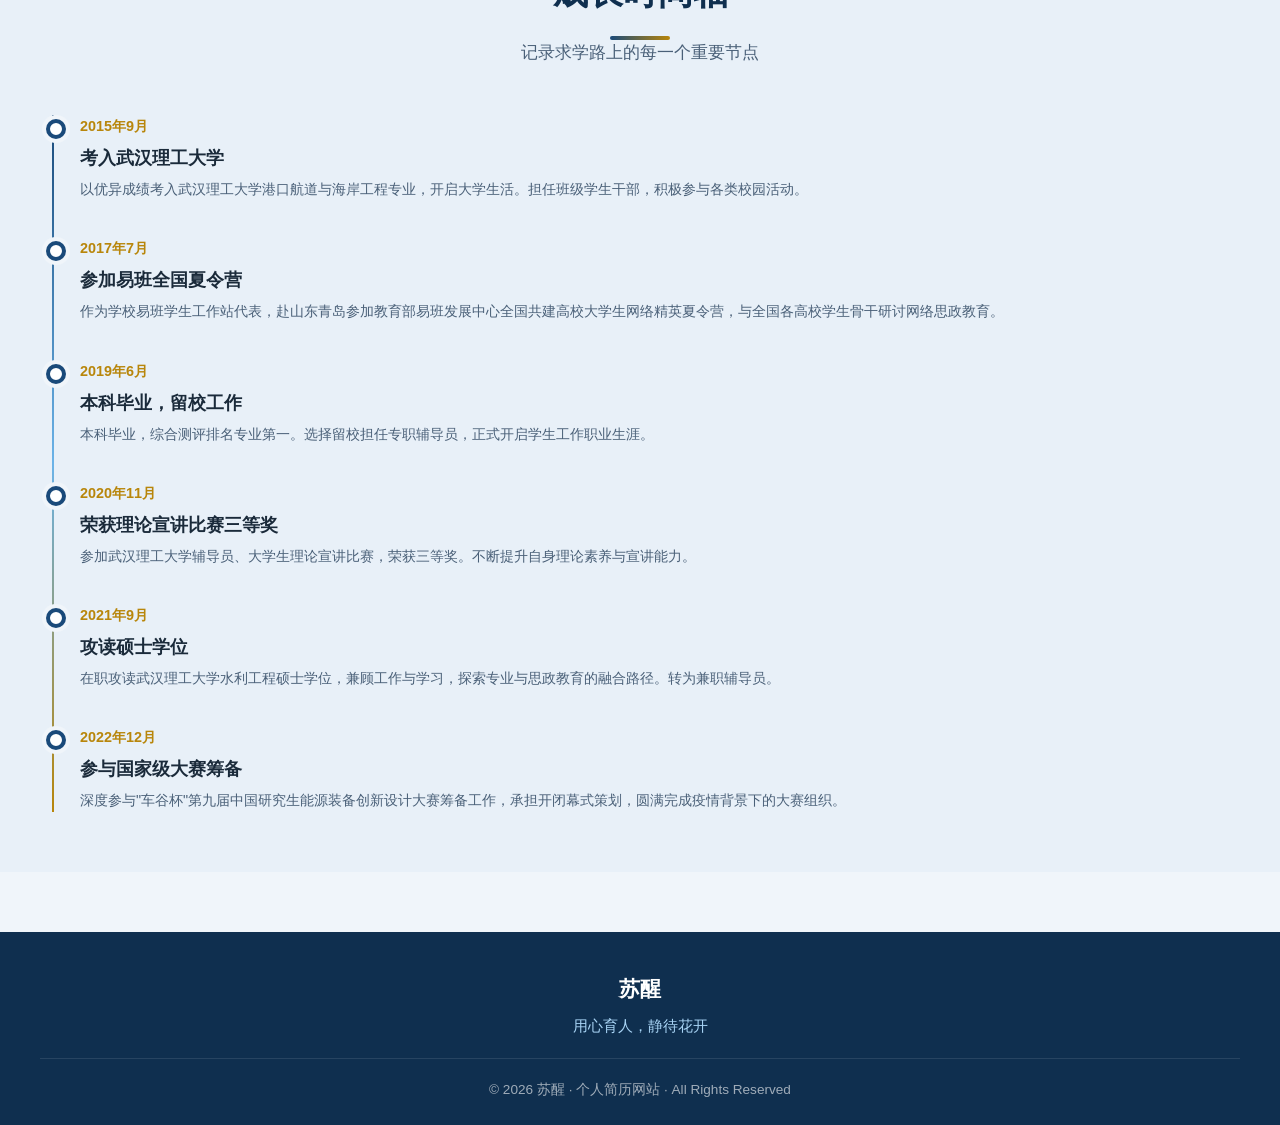
<file: education.html>
<!DOCTYPE html>
<html lang="zh-CN">
<head>
    <meta charset="UTF-8">
    <meta name="viewport" content="width=device-width, initial-scale=1.0">
    <title>教育经历 - 苏醒</title>
    <link rel="stylesheet" href="assets/css/style.css">
    <link rel="stylesheet" href="assets/css/editor.css">
</head>
<body>
    <!-- Scroll Progress Bar -->
    <div class="scroll-progress"></div>

    <!-- Navigation -->
    <nav class="navbar">
        <div class="nav-container">
            <a href="index.html" class="nav-logo">
                <div class="nav-logo-icon">苏</div>
                <span data-editable="edu_nav_logo">苏醒简历</span>
            </a>
            <div class="nav-links">
                <a href="index.html" class="nav-link">首页</a>
                <a href="about.html" class="nav-link">关于我</a>
                <a href="education.html" class="nav-link active">教育经历</a>
                <a href="skills.html" class="nav-link">专业技能</a>
                <a href="projects.html" class="nav-link">工作实践</a>
                <a href="honors.html" class="nav-link">荣誉证书</a>
                <a href="career.html" class="nav-link">职业规划</a>
                <a href="contact.html" class="nav-link">联系我</a>
            </div>
            <div class="nav-right">
                <button class="theme-toggle" title="切换主题">🌙</button>
                <button class="edit-btn" title="编辑内容">✎</button>
                <button class="mobile-menu-btn" aria-label="菜单">
                    <span></span><span></span><span></span>
                </button>
            </div>
        </div>
    </nav>

    <!-- Page Header -->
    <section class="page-header">
        <div class="page-header-content fade-in">
            <h1 data-editable="edu_title">教育经历</h1>
            <p data-editable="edu_subtitle">从本科到硕士，不断精进的求学之路</p>
            <div class="breadcrumb">
                <a href="index.html">首页</a>
                <span class="separator">/</span>
                <span>教育经历</span>
            </div>
        </div>
    </section>

    <!-- Education Cards -->
    <section class="content-section">
        <!-- Master's Degree -->
        <div class="education-card fade-in">
            <div class="edu-header">
                <div class="edu-school">
                    <span data-editable="edu_master_school">武汉理工大学</span>
                    <span class="edu-badge" data-editable="edu_master_badge">双一流 · 211</span>
                </div>
                <div class="edu-period" data-editable="edu_master_period">2021.09 - 2024.06</div>
            </div>
            <div class="edu-degree" data-editable="edu_master_degree">水利工程 · 硕士</div>
            <div class="edu-college" data-editable="edu_master_college">船海与能源动力工程学院 · 湖北武汉</div>
            <div class="edu-stats">
                <div class="edu-stat">
                    <span class="edu-stat-label">综合测评排名</span>
                    <span class="edu-stat-value" data-editable="edu_master_rank">2/16</span>
                </div>
                <div class="edu-stat">
                    <span class="edu-stat-label">GPA</span>
                    <span class="edu-stat-value" data-editable="edu_master_gpa">3.98/5.0</span>
                </div>
            </div>
            <div class="courses-section">
                <h4 data-editable="edu_master_honors_title">主要荣誉</h4>
                <div class="course-tags">
                    <span class="course-tag" data-editable="edu_master_honor_1">校一等奖学金（连续3年）</span>
                    <span class="course-tag" data-editable="edu_master_honor_2">东华测试技术奖学金</span>
                    <span class="course-tag" data-editable="edu_master_honor_3">研究生社会工作先进个人</span>
                    <span class="course-tag" data-editable="edu_master_honor_4">优秀招生宣传大使</span>
                </div>
            </div>
            <div class="courses-section">
                <h4 data-editable="edu_master_courses_title">核心课程</h4>
                <div class="course-tags">
                    <span class="course-tag" data-editable="edu_master_course_1">高等水工结构</span>
                    <span class="course-tag" data-editable="edu_master_course_2">工程水力学</span>
                    <span class="course-tag" data-editable="edu_master_course_3">岩土力学</span>
                    <span class="course-tag" data-editable="edu_master_course_4">现代数学方法</span>
                    <span class="course-tag" data-editable="edu_master_course_5">数值计算方法</span>
                    <span class="course-tag" data-editable="edu_master_course_6">科技论文写作</span>
                </div>
            </div>
        </div>

        <!-- Bachelor's Degree -->
        <div class="education-card fade-in">
            <div class="edu-header">
                <div class="edu-school">
                    <span data-editable="edu_bachelor_school">武汉理工大学</span>
                    <span class="edu-badge" data-editable="edu_bachelor_badge">双一流 · 211</span>
                </div>
                <div class="edu-period" data-editable="edu_bachelor_period">2015.09 - 2019.06</div>
            </div>
            <div class="edu-degree" data-editable="edu_bachelor_degree">港口航道与海岸工程 · 本科</div>
            <div class="edu-college" data-editable="edu_bachelor_college">船海与能源动力工程学院 · 湖北武汉</div>
            <div class="edu-stats">
                <div class="edu-stat">
                    <span class="edu-stat-label">综合测评排名</span>
                    <span class="edu-stat-value" data-editable="edu_bachelor_rank">1/50</span>
                </div>
                <div class="edu-stat">
                    <span class="edu-stat-label">GPA</span>
                    <span class="edu-stat-value" data-editable="edu_bachelor_gpa">3.46/5.0</span>
                </div>
            </div>
            <div class="courses-section">
                <h4 data-editable="edu_bachelor_honors_title">主要荣誉</h4>
                <div class="course-tags">
                    <span class="course-tag" data-editable="edu_bachelor_honor_1">校优秀共产党员</span>
                    <span class="course-tag" data-editable="edu_bachelor_honor_2">校优秀共青团员</span>
                    <span class="course-tag" data-editable="edu_bachelor_honor_3">校三等奖学金</span>
                </div>
            </div>
            <div class="courses-section">
                <h4 data-editable="edu_bachelor_courses_title">核心课程</h4>
                <div class="course-tags">
                    <span class="course-tag" data-editable="edu_bachelor_course_1">水力学</span>
                    <span class="course-tag" data-editable="edu_bachelor_course_2">土力学</span>
                    <span class="course-tag" data-editable="edu_bachelor_course_3">材料力学</span>
                    <span class="course-tag" data-editable="edu_bachelor_course_4">结构力学</span>
                    <span class="course-tag" data-editable="edu_bachelor_course_5">港口工程学</span>
                    <span class="course-tag" data-editable="edu_bachelor_course_6">航道工程学</span>
                    <span class="course-tag" data-editable="edu_bachelor_course_7">海岸工程学</span>
                    <span class="course-tag" data-editable="edu_bachelor_course_8">工程制图</span>
                </div>
            </div>
        </div>
    </section>

    <!-- Growth Timeline -->
    <section class="content-section alt-bg">
        <div class="timeline-section">
            <div class="section-header fade-in">
                <h2 data-editable="edu_timeline_title">成长时间轴</h2>
                <div class="section-divider"></div>
                <p class="section-subtitle" data-editable="edu_timeline_subtitle">记录求学路上的每一个重要节点</p>
            </div>
            <div class="timeline">
                <div class="timeline-item fade-in">
                    <div class="timeline-dot"></div>
                    <div class="timeline-date" data-editable="edu_timeline_1_date">2015年9月</div>
                    <div class="timeline-title" data-editable="edu_timeline_1_title">考入武汉理工大学</div>
                    <div class="timeline-desc" data-editable="edu_timeline_1_desc">
                        以优异成绩考入武汉理工大学港口航道与海岸工程专业，开启大学生活。担任班级学生干部，积极参与各类校园活动。
                    </div>
                </div>
                <div class="timeline-item fade-in">
                    <div class="timeline-dot"></div>
                    <div class="timeline-date" data-editable="edu_timeline_2_date">2017年7月</div>
                    <div class="timeline-title" data-editable="edu_timeline_2_title">参加易班全国夏令营</div>
                    <div class="timeline-desc" data-editable="edu_timeline_2_desc">
                        作为学校易班学生工作站代表，赴山东青岛参加教育部易班发展中心全国共建高校大学生网络精英夏令营，与全国各高校学生骨干研讨网络思政教育。
                    </div>
                </div>
                <div class="timeline-item fade-in">
                    <div class="timeline-dot"></div>
                    <div class="timeline-date" data-editable="edu_timeline_3_date">2019年6月</div>
                    <div class="timeline-title" data-editable="edu_timeline_3_title">本科毕业，留校工作</div>
                    <div class="timeline-desc" data-editable="edu_timeline_3_desc">
                        本科毕业，综合测评排名专业第一。选择留校担任专职辅导员，正式开启学生工作职业生涯。
                    </div>
                </div>
                <div class="timeline-item fade-in">
                    <div class="timeline-dot"></div>
                    <div class="timeline-date" data-editable="edu_timeline_4_date">2020年11月</div>
                    <div class="timeline-title" data-editable="edu_timeline_4_title">荣获理论宣讲比赛三等奖</div>
                    <div class="timeline-desc" data-editable="edu_timeline_4_desc">
                        参加武汉理工大学辅导员、大学生理论宣讲比赛，荣获三等奖。不断提升自身理论素养与宣讲能力。
                    </div>
                </div>
                <div class="timeline-item fade-in">
                    <div class="timeline-dot"></div>
                    <div class="timeline-date" data-editable="edu_timeline_5_date">2021年9月</div>
                    <div class="timeline-title" data-editable="edu_timeline_5_title">攻读硕士学位</div>
                    <div class="timeline-desc" data-editable="edu_timeline_5_desc">
                        在职攻读武汉理工大学水利工程硕士学位，兼顾工作与学习，探索专业与思政教育的融合路径。转为兼职辅导员。
                    </div>
                </div>
                <div class="timeline-item fade-in">
                    <div class="timeline-dot"></div>
                    <div class="timeline-date" data-editable="edu_timeline_6_date">2022年12月</div>
                    <div class="timeline-title" data-editable="edu_timeline_6_title">参与国家级大赛筹备</div>
                    <div class="timeline-desc" data-editable="edu_timeline_6_desc">
                        深度参与"车谷杯"第九届中国研究生能源装备创新设计大赛筹备工作，承担开闭幕式策划，圆满完成疫情背景下的大赛组织。
                    </div>
                </div>
            </div>
        </div>
    </section>

    <!-- Footer -->
    <footer class="footer">
        <div class="footer-content">
            <div class="footer-name" data-editable="edu_footer_name">苏醒</div>
            <div class="footer-motto" data-editable="edu_footer_motto">用心育人，静待花开</div>
            <div class="footer-bottom">
                © <span data-year>2024</span> 苏醒 · 个人简历网站 · All Rights Reserved
            </div>
        </div>
    </footer>

    <script src="assets/js/main.js"></script>
    <script src="assets/js/editor.js"></script>
</body>
</html>
</file>
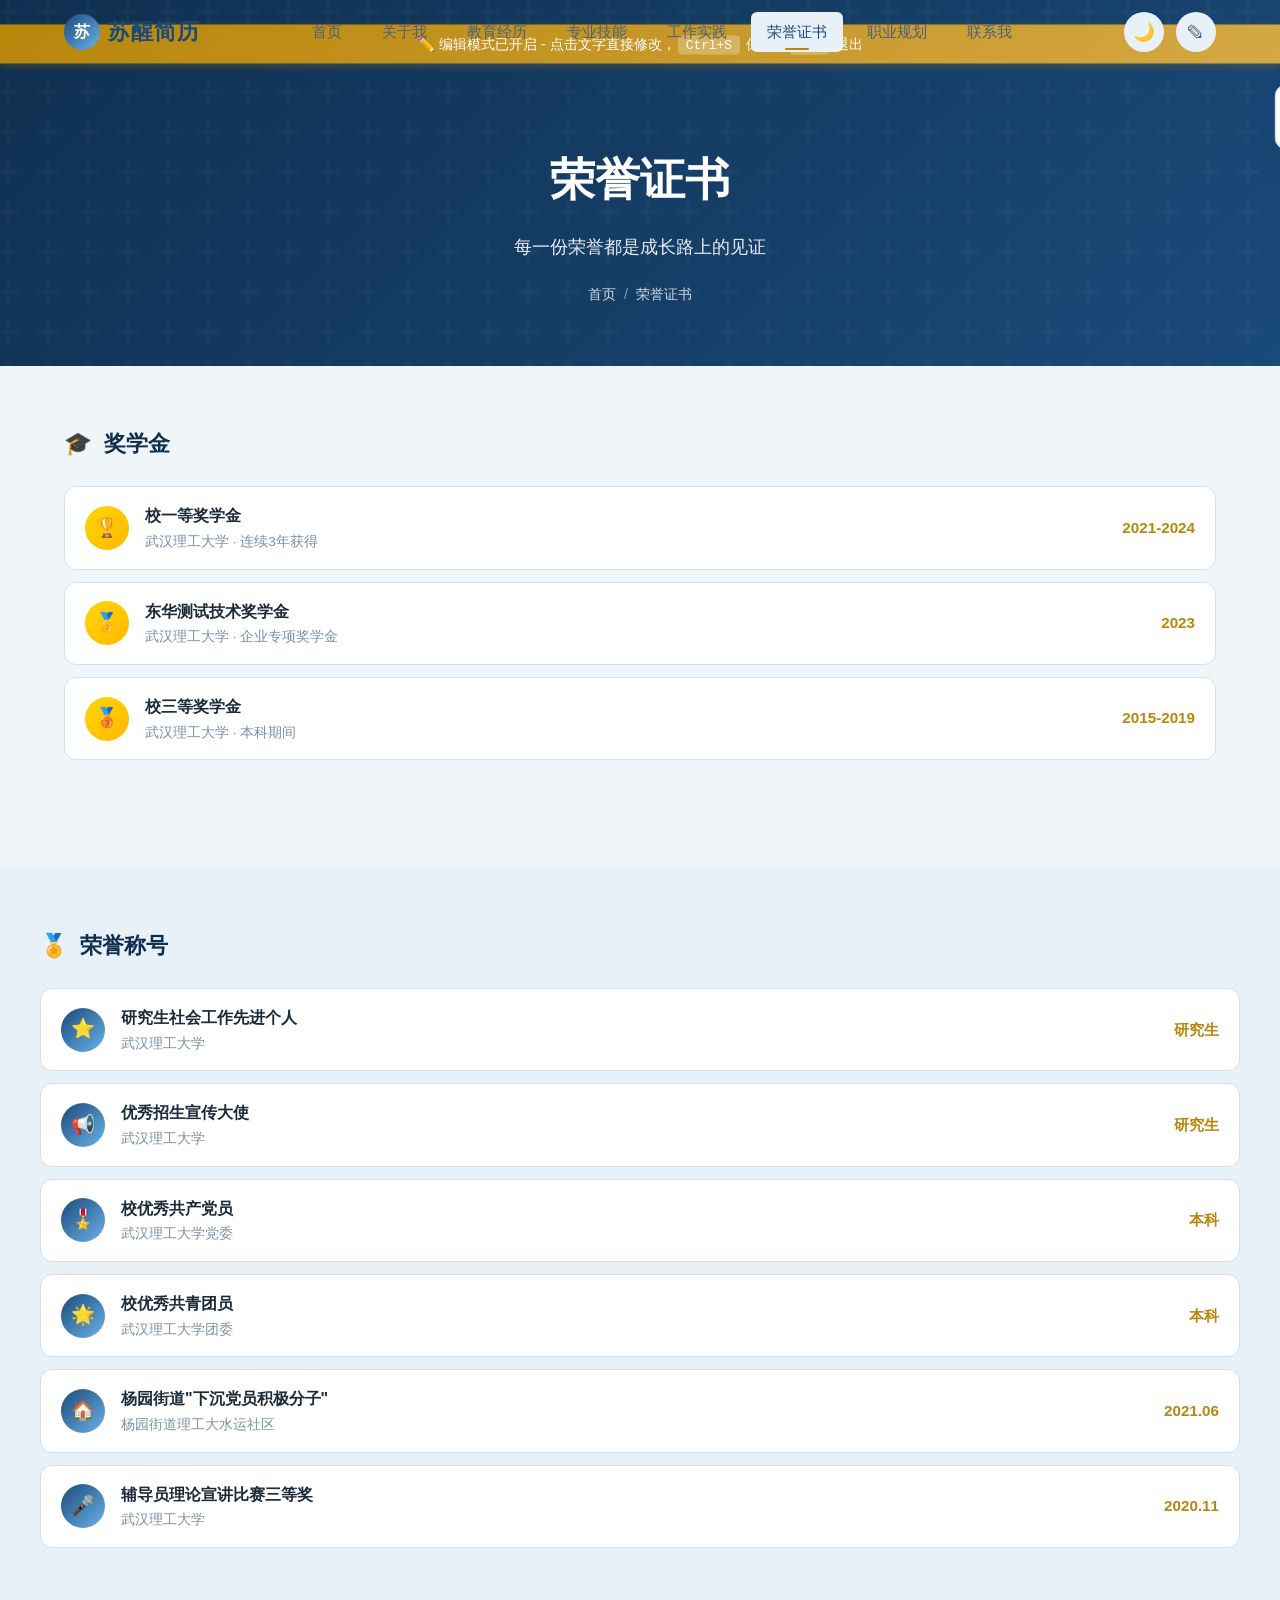
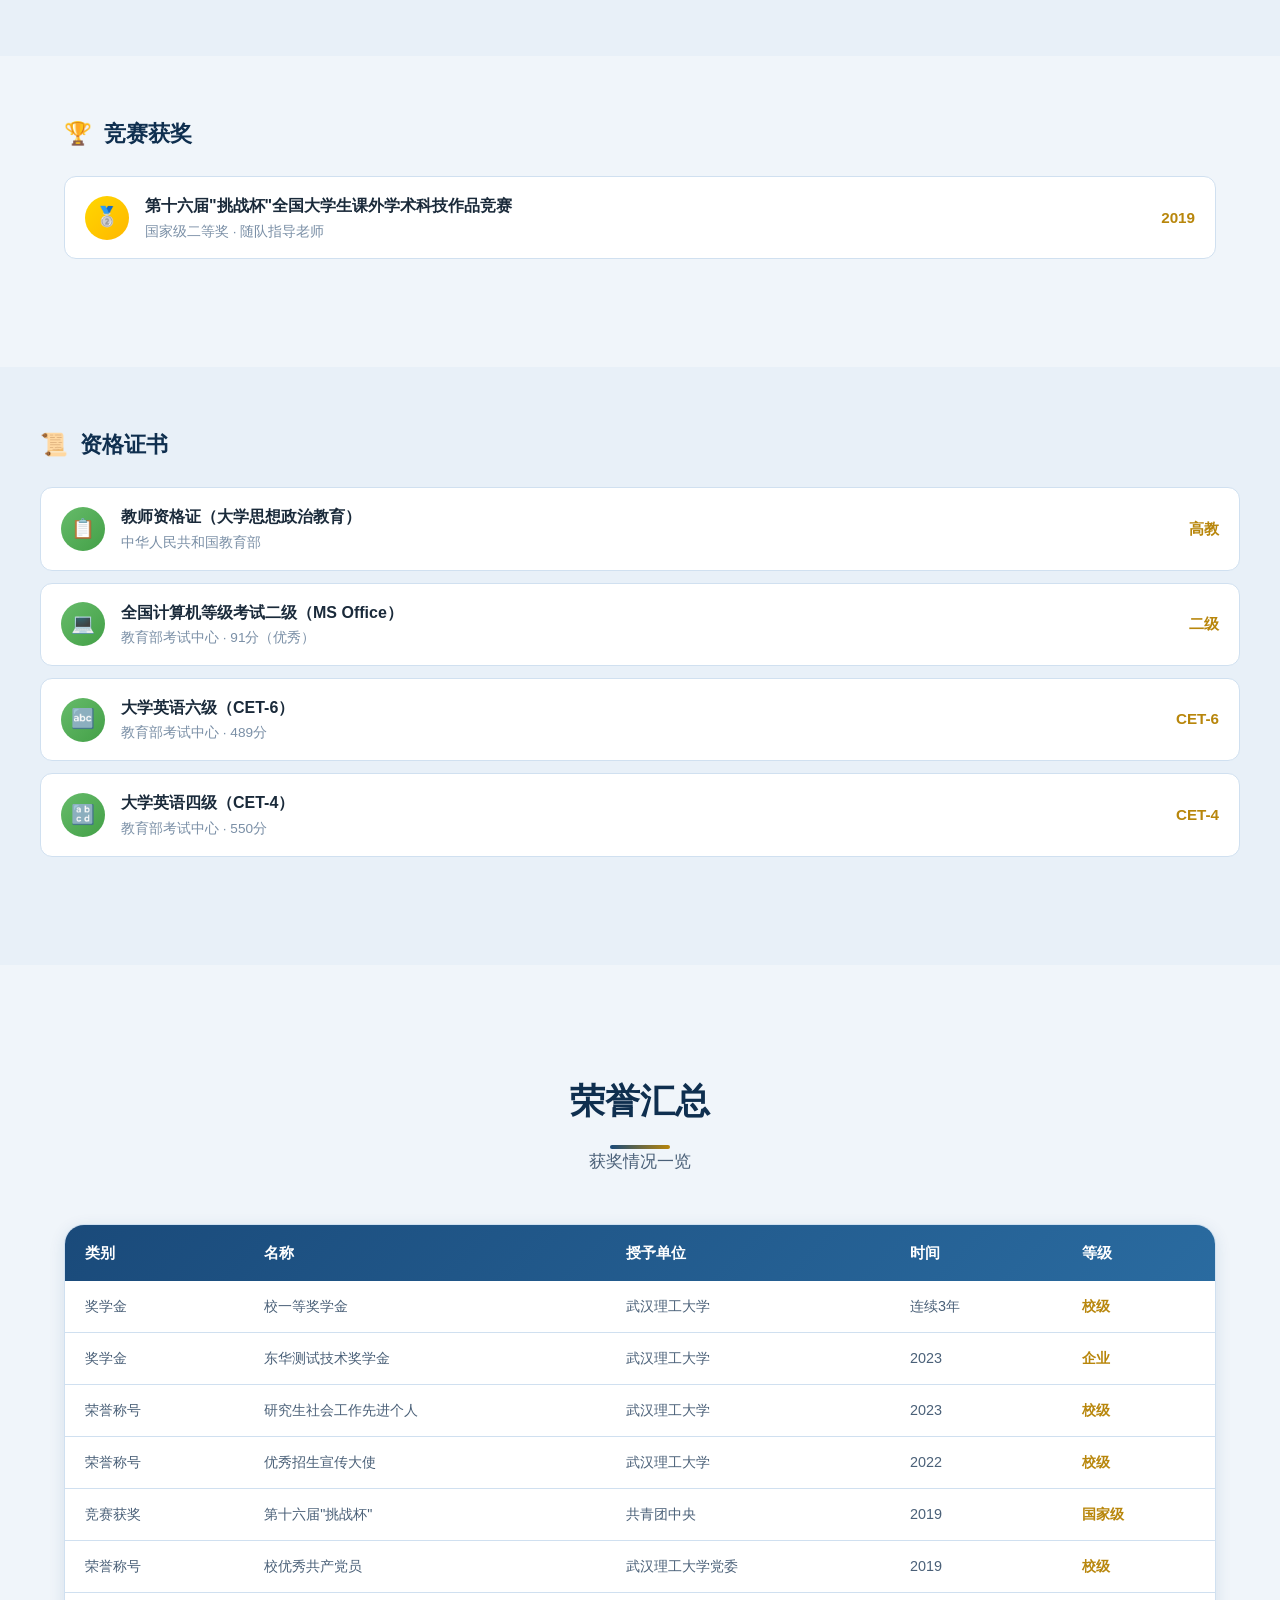
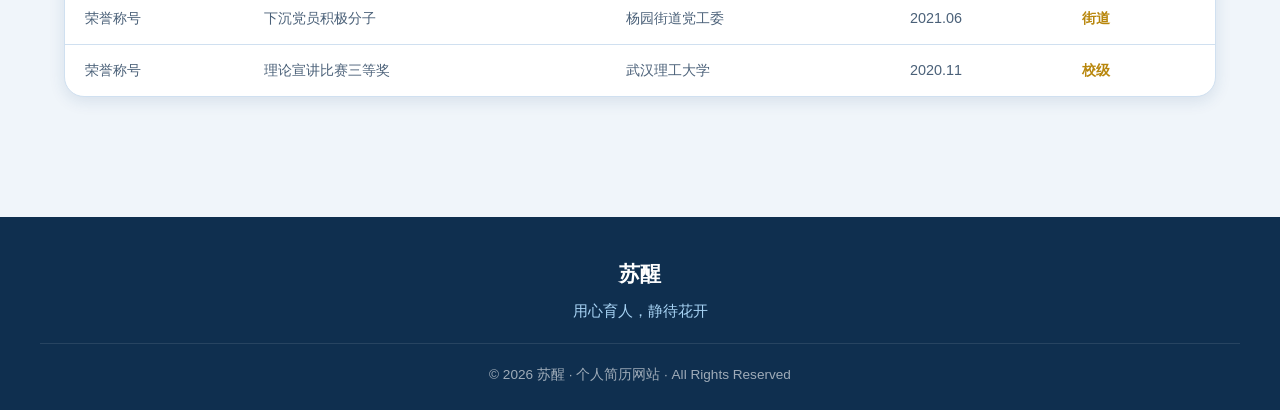
<file: honors.html>
<!DOCTYPE html>
<html lang="zh-CN">
<head>
    <meta charset="UTF-8">
    <meta name="viewport" content="width=device-width, initial-scale=1.0">
    <title>荣誉证书 - 苏醒</title>
    <link rel="stylesheet" href="assets/css/style.css">
    <link rel="stylesheet" href="assets/css/editor.css">
</head>
<body>
    <!-- Scroll Progress Bar -->
    <div class="scroll-progress"></div>

    <!-- Navigation -->
    <nav class="navbar">
        <div class="nav-container">
            <a href="index.html" class="nav-logo">
                <div class="nav-logo-icon">苏</div>
                <span data-editable="honors_nav_logo">苏醒简历</span>
            </a>
            <div class="nav-links">
                <a href="index.html" class="nav-link">首页</a>
                <a href="about.html" class="nav-link">关于我</a>
                <a href="education.html" class="nav-link">教育经历</a>
                <a href="skills.html" class="nav-link">专业技能</a>
                <a href="projects.html" class="nav-link">工作实践</a>
                <a href="honors.html" class="nav-link active">荣誉证书</a>
                <a href="career.html" class="nav-link">职业规划</a>
                <a href="contact.html" class="nav-link">联系我</a>
            </div>
            <div class="nav-right">
                <button class="theme-toggle" title="切换主题">🌙</button>
                <button class="edit-btn" title="编辑内容">✎</button>
                <button class="mobile-menu-btn" aria-label="菜单">
                    <span></span><span></span><span></span>
                </button>
            </div>
        </div>
    </nav>

    <!-- Page Header -->
    <section class="page-header">
        <div class="page-header-content fade-in">
            <h1 data-editable="honors_title">荣誉证书</h1>
            <p data-editable="honors_subtitle">每一份荣誉都是成长路上的见证</p>
            <div class="breadcrumb">
                <a href="index.html">首页</a>
                <span class="separator">/</span>
                <span>荣誉证书</span>
            </div>
        </div>
    </section>

    <!-- Scholarships -->
    <section class="content-section">
        <div class="honors-section-block">
            <h3>🎓 <span data-editable="honors_scholarship_title">奖学金</span></h3>
            <div class="honors-list">
                <div class="honor-item">
                    <div class="honor-icon scholarship">🏆</div>
                    <div class="honor-content">
                        <div class="honor-name" data-editable="honor_s1_name">校一等奖学金</div>
                        <div class="honor-issuer" data-editable="honor_s1_issuer">武汉理工大学 · 连续3年获得</div>
                    </div>
                    <div class="honor-year" data-editable="honor_s1_year">2021-2024</div>
                </div>
                <div class="honor-item">
                    <div class="honor-icon scholarship">🥇</div>
                    <div class="honor-content">
                        <div class="honor-name" data-editable="honor_s2_name">东华测试技术奖学金</div>
                        <div class="honor-issuer" data-editable="honor_s2_issuer">武汉理工大学 · 企业专项奖学金</div>
                    </div>
                    <div class="honor-year" data-editable="honor_s2_year">2023</div>
                </div>
                <div class="honor-item">
                    <div class="honor-icon scholarship">🥉</div>
                    <div class="honor-content">
                        <div class="honor-name" data-editable="honor_s3_name">校三等奖学金</div>
                        <div class="honor-issuer" data-editable="honor_s3_issuer">武汉理工大学 · 本科期间</div>
                    </div>
                    <div class="honor-year" data-editable="honor_s3_year">2015-2019</div>
                </div>
            </div>
        </div>
    </section>

    <!-- Honor Titles -->
    <section class="content-section alt-bg">
        <div class="honors-section-block">
            <h3>🏅 <span data-editable="honors_title_section">荣誉称号</span></h3>
            <div class="honors-list">
                <div class="honor-item">
                    <div class="honor-icon title">⭐</div>
                    <div class="honor-content">
                        <div class="honor-name" data-editable="honor_t1_name">研究生社会工作先进个人</div>
                        <div class="honor-issuer" data-editable="honor_t1_issuer">武汉理工大学</div>
                    </div>
                    <div class="honor-year" data-editable="honor_t1_year">研究生</div>
                </div>
                <div class="honor-item">
                    <div class="honor-icon title">📢</div>
                    <div class="honor-content">
                        <div class="honor-name" data-editable="honor_t2_name">优秀招生宣传大使</div>
                        <div class="honor-issuer" data-editable="honor_t2_issuer">武汉理工大学</div>
                    </div>
                    <div class="honor-year" data-editable="honor_t2_year">研究生</div>
                </div>
                <div class="honor-item">
                    <div class="honor-icon title">🎖️</div>
                    <div class="honor-content">
                        <div class="honor-name" data-editable="honor_t3_name">校优秀共产党员</div>
                        <div class="honor-issuer" data-editable="honor_t3_issuer">武汉理工大学党委</div>
                    </div>
                    <div class="honor-year" data-editable="honor_t3_year">本科</div>
                </div>
                <div class="honor-item">
                    <div class="honor-icon title">🌟</div>
                    <div class="honor-content">
                        <div class="honor-name" data-editable="honor_t4_name">校优秀共青团员</div>
                        <div class="honor-issuer" data-editable="honor_t4_issuer">武汉理工大学团委</div>
                    </div>
                    <div class="honor-year" data-editable="honor_t4_year">本科</div>
                </div>
                <div class="honor-item">
                    <div class="honor-icon title">🏠</div>
                    <div class="honor-content">
                        <div class="honor-name" data-editable="honor_t5_name">杨园街道"下沉党员积极分子"</div>
                        <div class="honor-issuer" data-editable="honor_t5_issuer">杨园街道理工大水运社区</div>
                    </div>
                    <div class="honor-year" data-editable="honor_t5_year">2021.06</div>
                </div>
                <div class="honor-item">
                    <div class="honor-icon title">🎤</div>
                    <div class="honor-content">
                        <div class="honor-name" data-editable="honor_t6_name">辅导员理论宣讲比赛三等奖</div>
                        <div class="honor-issuer" data-editable="honor_t6_issuer">武汉理工大学</div>
                    </div>
                    <div class="honor-year" data-editable="honor_t6_year">2020.11</div>
                </div>
            </div>
        </div>
    </section>

    <!-- Competition Awards -->
    <section class="content-section">
        <div class="honors-section-block">
            <h3>🏆 <span data-editable="honors_competition_title">竞赛获奖</span></h3>
            <div class="honors-list">
                <div class="honor-item">
                    <div class="honor-icon scholarship">🥈</div>
                    <div class="honor-content">
                        <div class="honor-name" data-editable="honor_c1_name">第十六届"挑战杯"全国大学生课外学术科技作品竞赛</div>
                        <div class="honor-issuer" data-editable="honor_c1_issuer">国家级二等奖 · 随队指导老师</div>
                    </div>
                    <div class="honor-year" data-editable="honor_c1_year">2019</div>
                </div>
            </div>
        </div>
    </section>

    <!-- Certificates -->
    <section class="content-section alt-bg">
        <div class="honors-section-block">
            <h3>📜 <span data-editable="honors_cert_title">资格证书</span></h3>
            <div class="honors-list">
                <div class="honor-item">
                    <div class="honor-icon cert">📋</div>
                    <div class="honor-content">
                        <div class="honor-name" data-editable="honor_cert1_name">教师资格证（大学思想政治教育）</div>
                        <div class="honor-issuer" data-editable="honor_cert1_issuer">中华人民共和国教育部</div>
                    </div>
                    <div class="honor-year" data-editable="honor_cert1_year">高教</div>
                </div>
                <div class="honor-item">
                    <div class="honor-icon cert">💻</div>
                    <div class="honor-content">
                        <div class="honor-name" data-editable="honor_cert2_name">全国计算机等级考试二级（MS Office）</div>
                        <div class="honor-issuer" data-editable="honor_cert2_issuer">教育部考试中心 · 91分（优秀）</div>
                    </div>
                    <div class="honor-year" data-editable="honor_cert2_year">二级</div>
                </div>
                <div class="honor-item">
                    <div class="honor-icon cert">🔤</div>
                    <div class="honor-content">
                        <div class="honor-name" data-editable="honor_cert3_name">大学英语六级（CET-6）</div>
                        <div class="honor-issuer" data-editable="honor_cert3_issuer">教育部考试中心 · 489分</div>
                    </div>
                    <div class="honor-year" data-editable="honor_cert3_year">CET-6</div>
                </div>
                <div class="honor-item">
                    <div class="honor-icon cert">🔡</div>
                    <div class="honor-content">
                        <div class="honor-name" data-editable="honor_cert4_name">大学英语四级（CET-4）</div>
                        <div class="honor-issuer" data-editable="honor_cert4_issuer">教育部考试中心 · 550分</div>
                    </div>
                    <div class="honor-year" data-editable="honor_cert4_year">CET-4</div>
                </div>
            </div>
        </div>
    </section>

    <!-- Honors Summary Table -->
    <section class="content-section">
        <div class="honors-table-section">
            <div class="section-header fade-in">
                <h2 data-editable="honors_summary_title">荣誉汇总</h2>
                <div class="section-divider"></div>
                <p class="section-subtitle" data-editable="honors_summary_subtitle">获奖情况一览</p>
            </div>
            <table class="honors-table fade-in">
                <thead>
                    <tr>
                        <th data-editable="honors_table_col1">类别</th>
                        <th data-editable="honors_table_col2">名称</th>
                        <th data-editable="honors_table_col3">授予单位</th>
                        <th data-editable="honors_table_col4">时间</th>
                        <th data-editable="honors_table_col5">等级</th>
                    </tr>
                </thead>
                <tbody>
                    <tr>
                        <td data-editable="honors_row1_cat">奖学金</td>
                        <td data-editable="honors_row1_name">校一等奖学金</td>
                        <td data-editable="honors_row1_issuer">武汉理工大学</td>
                        <td data-editable="honors_row1_time">连续3年</td>
                        <td class="highlight" data-editable="honors_row1_level">校级</td>
                    </tr>
                    <tr>
                        <td data-editable="honors_row2_cat">奖学金</td>
                        <td data-editable="honors_row2_name">东华测试技术奖学金</td>
                        <td data-editable="honors_row2_issuer">武汉理工大学</td>
                        <td data-editable="honors_row2_time">2023</td>
                        <td class="highlight" data-editable="honors_row2_level">企业</td>
                    </tr>
                    <tr>
                        <td data-editable="honors_row3_cat">荣誉称号</td>
                        <td data-editable="honors_row3_name">研究生社会工作先进个人</td>
                        <td data-editable="honors_row3_issuer">武汉理工大学</td>
                        <td data-editable="honors_row3_time">2023</td>
                        <td class="highlight" data-editable="honors_row3_level">校级</td>
                    </tr>
                    <tr>
                        <td data-editable="honors_row4_cat">荣誉称号</td>
                        <td data-editable="honors_row4_name">优秀招生宣传大使</td>
                        <td data-editable="honors_row4_issuer">武汉理工大学</td>
                        <td data-editable="honors_row4_time">2022</td>
                        <td class="highlight" data-editable="honors_row4_level">校级</td>
                    </tr>
                    <tr>
                        <td data-editable="honors_row5_cat">竞赛获奖</td>
                        <td data-editable="honors_row5_name">第十六届"挑战杯"</td>
                        <td data-editable="honors_row5_issuer">共青团中央</td>
                        <td data-editable="honors_row5_time">2019</td>
                        <td class="highlight" data-editable="honors_row5_level">国家级</td>
                    </tr>
                    <tr>
                        <td data-editable="honors_row6_cat">荣誉称号</td>
                        <td data-editable="honors_row6_name">校优秀共产党员</td>
                        <td data-editable="honors_row6_issuer">武汉理工大学党委</td>
                        <td data-editable="honors_row6_time">2019</td>
                        <td class="highlight" data-editable="honors_row6_level">校级</td>
                    </tr>
                    <tr>
                        <td data-editable="honors_row7_cat">荣誉称号</td>
                        <td data-editable="honors_row7_name">下沉党员积极分子</td>
                        <td data-editable="honors_row7_issuer">杨园街道党工委</td>
                        <td data-editable="honors_row7_time">2021.06</td>
                        <td class="highlight" data-editable="honors_row7_level">街道</td>
                    </tr>
                    <tr>
                        <td data-editable="honors_row8_cat">荣誉称号</td>
                        <td data-editable="honors_row8_name">理论宣讲比赛三等奖</td>
                        <td data-editable="honors_row8_issuer">武汉理工大学</td>
                        <td data-editable="honors_row8_time">2020.11</td>
                        <td class="highlight" data-editable="honors_row8_level">校级</td>
                    </tr>
                </tbody>
            </table>
        </div>
    </section>

    <!-- Footer -->
    <footer class="footer">
        <div class="footer-content">
            <div class="footer-name" data-editable="honors_footer_name">苏醒</div>
            <div class="footer-motto" data-editable="honors_footer_motto">用心育人，静待花开</div>
            <div class="footer-bottom">
                © <span data-year>2024</span> 苏醒 · 个人简历网站 · All Rights Reserved
            </div>
        </div>
    </footer>

    <script src="assets/js/main.js"></script>
    <script src="assets/js/editor.js"></script>
</body>
</html>
</file>
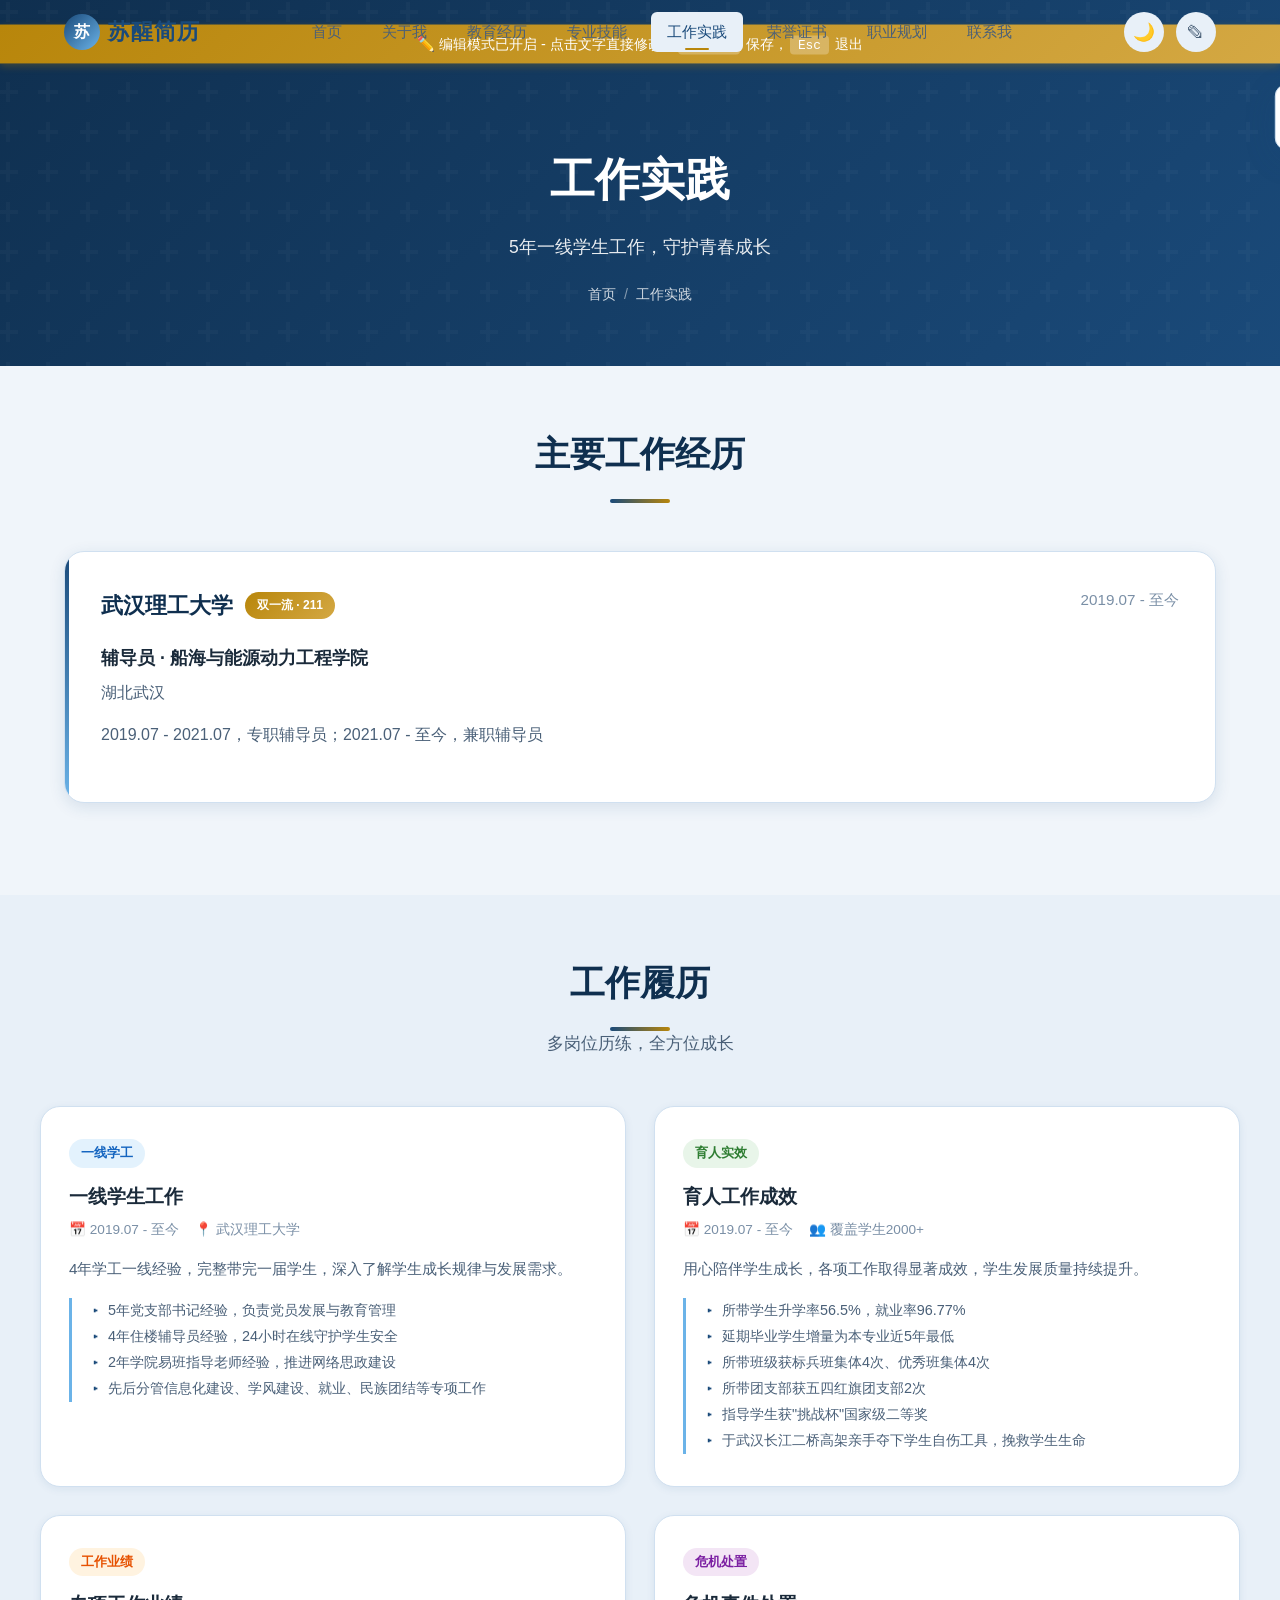
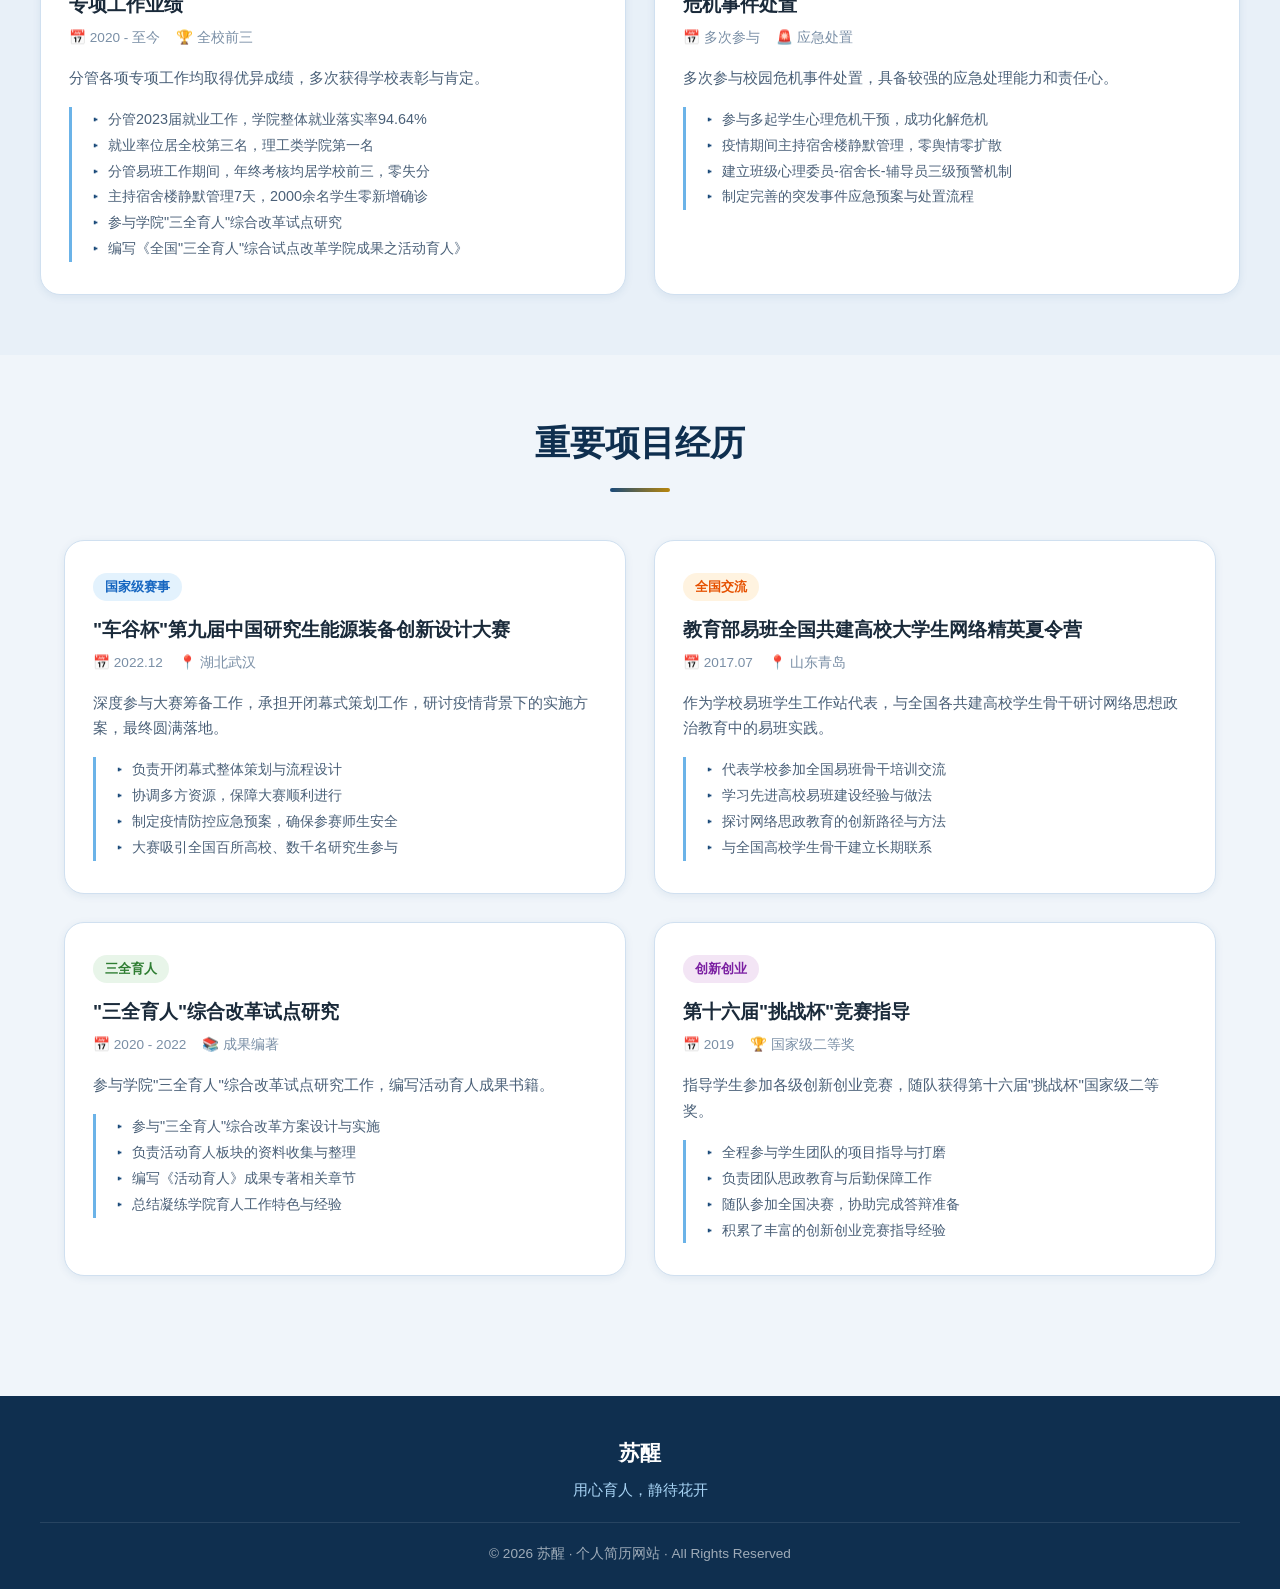
<file: projects.html>
<!DOCTYPE html>
<html lang="zh-CN">
<head>
    <meta charset="UTF-8">
    <meta name="viewport" content="width=device-width, initial-scale=1.0">
    <title>工作实践 - 苏醒</title>
    <link rel="stylesheet" href="assets/css/style.css">
    <link rel="stylesheet" href="assets/css/editor.css">
</head>
<body>
    <!-- Scroll Progress Bar -->
    <div class="scroll-progress"></div>

    <!-- Navigation -->
    <nav class="navbar">
        <div class="nav-container">
            <a href="index.html" class="nav-logo">
                <div class="nav-logo-icon">苏</div>
                <span data-editable="projects_nav_logo">苏醒简历</span>
            </a>
            <div class="nav-links">
                <a href="index.html" class="nav-link">首页</a>
                <a href="about.html" class="nav-link">关于我</a>
                <a href="education.html" class="nav-link">教育经历</a>
                <a href="skills.html" class="nav-link">专业技能</a>
                <a href="projects.html" class="nav-link active">工作实践</a>
                <a href="honors.html" class="nav-link">荣誉证书</a>
                <a href="career.html" class="nav-link">职业规划</a>
                <a href="contact.html" class="nav-link">联系我</a>
            </div>
            <div class="nav-right">
                <button class="theme-toggle" title="切换主题">🌙</button>
                <button class="edit-btn" title="编辑内容">✎</button>
                <button class="mobile-menu-btn" aria-label="菜单">
                    <span></span><span></span><span></span>
                </button>
            </div>
        </div>
    </nav>

    <!-- Page Header -->
    <section class="page-header">
        <div class="page-header-content fade-in">
            <h1 data-editable="projects_title">工作实践</h1>
            <p data-editable="projects_subtitle">5年一线学生工作，守护青春成长</p>
            <div class="breadcrumb">
                <a href="index.html">首页</a>
                <span class="separator">/</span>
                <span>工作实践</span>
            </div>
        </div>
    </section>

    <!-- Main Work Experience -->
    <section class="content-section">
        <div class="section-header fade-in">
            <h2 data-editable="projects_work_title">主要工作经历</h2>
            <div class="section-divider"></div>
        </div>

        <div class="education-card fade-in">
            <div class="edu-header">
                <div class="edu-school">
                    <span data-editable="projects_work_school">武汉理工大学</span>
                    <span class="edu-badge" data-editable="projects_work_badge">双一流 · 211</span>
                </div>
                <div class="edu-period" data-editable="projects_work_period">2019.07 - 至今</div>
            </div>
            <div class="edu-degree" data-editable="projects_work_position">辅导员 · 船海与能源动力工程学院</div>
            <div class="edu-college" data-editable="projects_work_location">湖北武汉</div>
            <p style="color: var(--text-secondary); margin-top: 12px; margin-bottom: 16px; line-height: 1.8;" data-editable="projects_work_note">
                2019.07 - 2021.07，专职辅导员；2021.07 - 至今，兼职辅导员
            </p>
        </div>
    </section>

    <!-- Work Achievements -->
    <section class="content-section alt-bg">
        <div class="section-header fade-in">
            <h2 data-editable="projects_achievements_title">工作履历</h2>
            <div class="section-divider"></div>
            <p class="section-subtitle" data-editable="projects_achievements_subtitle">多岗位历练，全方位成长</p>
        </div>

        <div class="projects-grid">
            <div class="project-card fade-in">
                <span class="project-tag academic" data-editable="projects_tag_1">一线学工</span>
                <h3 class="project-title" data-editable="projects_item_1_title">一线学生工作</h3>
                <div class="project-meta">
                    <span>📅 2019.07 - 至今</span>
                    <span>📍 武汉理工大学</span>
                </div>
                <p class="project-desc" data-editable="projects_item_1_desc">
                    4年学工一线经验，完整带完一届学生，深入了解学生成长规律与发展需求。
                </p>
                <ul class="project-details">
                    <li data-editable="projects_item_1_d1">5年党支部书记经验，负责党员发展与教育管理</li>
                    <li data-editable="projects_item_1_d2">4年住楼辅导员经验，24小时在线守护学生安全</li>
                    <li data-editable="projects_item_1_d3">2年学院易班指导老师经验，推进网络思政建设</li>
                    <li data-editable="projects_item_1_d4">先后分管信息化建设、学风建设、就业、民族团结等专项工作</li>
                </ul>
            </div>

            <div class="project-card fade-in">
                <span class="project-tag patent" data-editable="projects_tag_2">育人实效</span>
                <h3 class="project-title" data-editable="projects_item_2_title">育人工作成效</h3>
                <div class="project-meta">
                    <span>📅 2019.07 - 至今</span>
                    <span>👥 覆盖学生2000+</span>
                </div>
                <p class="project-desc" data-editable="projects_item_2_desc">
                    用心陪伴学生成长，各项工作取得显著成效，学生发展质量持续提升。
                </p>
                <ul class="project-details">
                    <li data-editable="projects_item_2_d1">所带学生升学率56.5%，就业率96.77%</li>
                    <li data-editable="projects_item_2_d2">延期毕业学生增量为本专业近5年最低</li>
                    <li data-editable="projects_item_2_d3">所带班级获标兵班集体4次、优秀班集体4次</li>
                    <li data-editable="projects_item_2_d4">所带团支部获五四红旗团支部2次</li>
                    <li data-editable="projects_item_2_d5">指导学生获"挑战杯"国家级二等奖</li>
                    <li data-editable="projects_item_2_d6">于武汉长江二桥高架亲手夺下学生自伤工具，挽救学生生命</li>
                </ul>
            </div>

            <div class="project-card fade-in">
                <span class="project-tag practice" data-editable="projects_tag_3">工作业绩</span>
                <h3 class="project-title" data-editable="projects_item_3_title">专项工作业绩</h3>
                <div class="project-meta">
                    <span>📅 2020 - 至今</span>
                    <span>🏆 全校前三</span>
                </div>
                <p class="project-desc" data-editable="projects_item_3_desc">
                    分管各项专项工作均取得优异成绩，多次获得学校表彰与肯定。
                </p>
                <ul class="project-details">
                    <li data-editable="projects_item_3_d1">分管2023届就业工作，学院整体就业落实率94.64%</li>
                    <li data-editable="projects_item_3_d2">就业率位居全校第三名，理工类学院第一名</li>
                    <li data-editable="projects_item_3_d3">分管易班工作期间，年终考核均居学校前三，零失分</li>
                    <li data-editable="projects_item_3_d4">主持宿舍楼静默管理7天，2000余名学生零新增确诊</li>
                    <li data-editable="projects_item_3_d5">参与学院"三全育人"综合改革试点研究</li>
                    <li data-editable="projects_item_3_d6">编写《全国"三全育人"综合试点改革学院成果之活动育人》</li>
                </ul>
            </div>

            <div class="project-card fade-in">
                <span class="project-tag course" data-editable="projects_tag_4">危机处置</span>
                <h3 class="project-title" data-editable="projects_item_4_title">危机事件处置</h3>
                <div class="project-meta">
                    <span>📅 多次参与</span>
                    <span>🚨 应急处置</span>
                </div>
                <p class="project-desc" data-editable="projects_item_4_desc">
                    多次参与校园危机事件处置，具备较强的应急处理能力和责任心。
                </p>
                <ul class="project-details">
                    <li data-editable="projects_item_4_d1">参与多起学生心理危机干预，成功化解危机</li>
                    <li data-editable="projects_item_4_d2">疫情期间主持宿舍楼静默管理，零舆情零扩散</li>
                    <li data-editable="projects_item_4_d3">建立班级心理委员-宿舍长-辅导员三级预警机制</li>
                    <li data-editable="projects_item_4_d4">制定完善的突发事件应急预案与处置流程</li>
                </ul>
            </div>
        </div>
    </section>

    <!-- Key Projects -->
    <section class="content-section">
        <div class="section-header fade-in">
            <h2 data-editable="projects_key_title">重要项目经历</h2>
            <div class="section-divider"></div>
        </div>

        <div class="projects-grid">
            <div class="project-card fade-in">
                <span class="project-tag academic" data-editable="projects_tag_5">国家级赛事</span>
                <h3 class="project-title" data-editable="projects_item_5_title">"车谷杯"第九届中国研究生能源装备创新设计大赛</h3>
                <div class="project-meta">
                    <span>📅 2022.12</span>
                    <span>📍 湖北武汉</span>
                </div>
                <p class="project-desc" data-editable="projects_item_5_desc">
                    深度参与大赛筹备工作，承担开闭幕式策划工作，研讨疫情背景下的实施方案，最终圆满落地。
                </p>
                <ul class="project-details">
                    <li data-editable="projects_item_5_d1">负责开闭幕式整体策划与流程设计</li>
                    <li data-editable="projects_item_5_d2">协调多方资源，保障大赛顺利进行</li>
                    <li data-editable="projects_item_5_d3">制定疫情防控应急预案，确保参赛师生安全</li>
                    <li data-editable="projects_item_5_d4">大赛吸引全国百所高校、数千名研究生参与</li>
                </ul>
            </div>

            <div class="project-card fade-in">
                <span class="project-tag practice" data-editable="projects_tag_6">全国交流</span>
                <h3 class="project-title" data-editable="projects_item_6_title">教育部易班全国共建高校大学生网络精英夏令营</h3>
                <div class="project-meta">
                    <span>📅 2017.07</span>
                    <span>📍 山东青岛</span>
                </div>
                <p class="project-desc" data-editable="projects_item_6_desc">
                    作为学校易班学生工作站代表，与全国各共建高校学生骨干研讨网络思想政治教育中的易班实践。
                </p>
                <ul class="project-details">
                    <li data-editable="projects_item_6_d1">代表学校参加全国易班骨干培训交流</li>
                    <li data-editable="projects_item_6_d2">学习先进高校易班建设经验与做法</li>
                    <li data-editable="projects_item_6_d3">探讨网络思政教育的创新路径与方法</li>
                    <li data-editable="projects_item_6_d4">与全国高校学生骨干建立长期联系</li>
                </ul>
            </div>

            <div class="project-card fade-in">
                <span class="project-tag patent" data-editable="projects_tag_7">三全育人</span>
                <h3 class="project-title" data-editable="projects_item_7_title">"三全育人"综合改革试点研究</h3>
                <div class="project-meta">
                    <span>📅 2020 - 2022</span>
                    <span>📚 成果编著</span>
                </div>
                <p class="project-desc" data-editable="projects_item_7_desc">
                    参与学院"三全育人"综合改革试点研究工作，编写活动育人成果书籍。
                </p>
                <ul class="project-details">
                    <li data-editable="projects_item_7_d1">参与"三全育人"综合改革方案设计与实施</li>
                    <li data-editable="projects_item_7_d2">负责活动育人板块的资料收集与整理</li>
                    <li data-editable="projects_item_7_d3">编写《活动育人》成果专著相关章节</li>
                    <li data-editable="projects_item_7_d4">总结凝练学院育人工作特色与经验</li>
                </ul>
            </div>

            <div class="project-card fade-in">
                <span class="project-tag course" data-editable="projects_tag_8">创新创业</span>
                <h3 class="project-title" data-editable="projects_item_8_title">第十六届"挑战杯"竞赛指导</h3>
                <div class="project-meta">
                    <span>📅 2019</span>
                    <span>🏆 国家级二等奖</span>
                </div>
                <p class="project-desc" data-editable="projects_item_8_desc">
                    指导学生参加各级创新创业竞赛，随队获得第十六届"挑战杯"国家级二等奖。
                </p>
                <ul class="project-details">
                    <li data-editable="projects_item_8_d1">全程参与学生团队的项目指导与打磨</li>
                    <li data-editable="projects_item_8_d2">负责团队思政教育与后勤保障工作</li>
                    <li data-editable="projects_item_8_d3">随队参加全国决赛，协助完成答辩准备</li>
                    <li data-editable="projects_item_8_d4">积累了丰富的创新创业竞赛指导经验</li>
                </ul>
            </div>
        </div>
    </section>

    <!-- Footer -->
    <footer class="footer">
        <div class="footer-content">
            <div class="footer-name" data-editable="projects_footer_name">苏醒</div>
            <div class="footer-motto" data-editable="projects_footer_motto">用心育人，静待花开</div>
            <div class="footer-bottom">
                © <span data-year>2024</span> 苏醒 · 个人简历网站 · All Rights Reserved
            </div>
        </div>
    </footer>

    <script src="assets/js/main.js"></script>
    <script src="assets/js/editor.js"></script>
</body>
</html>
</file>
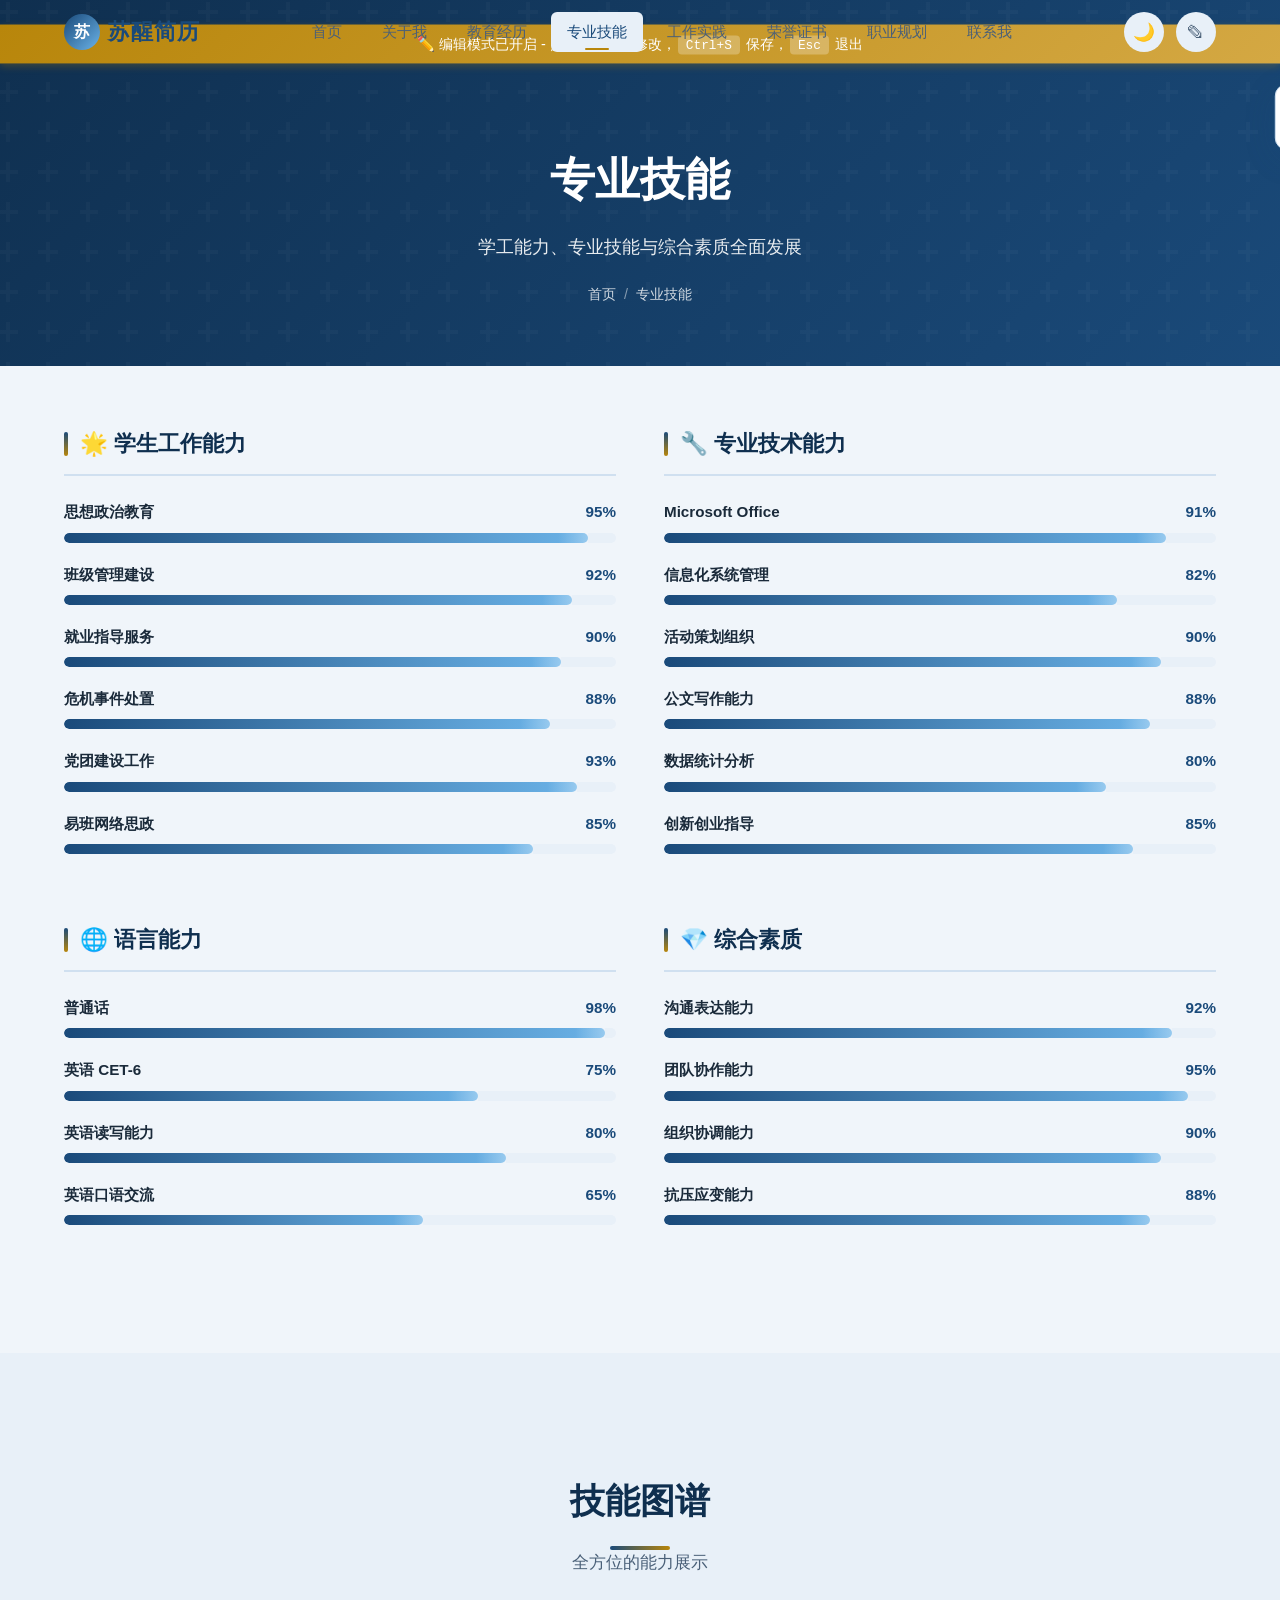
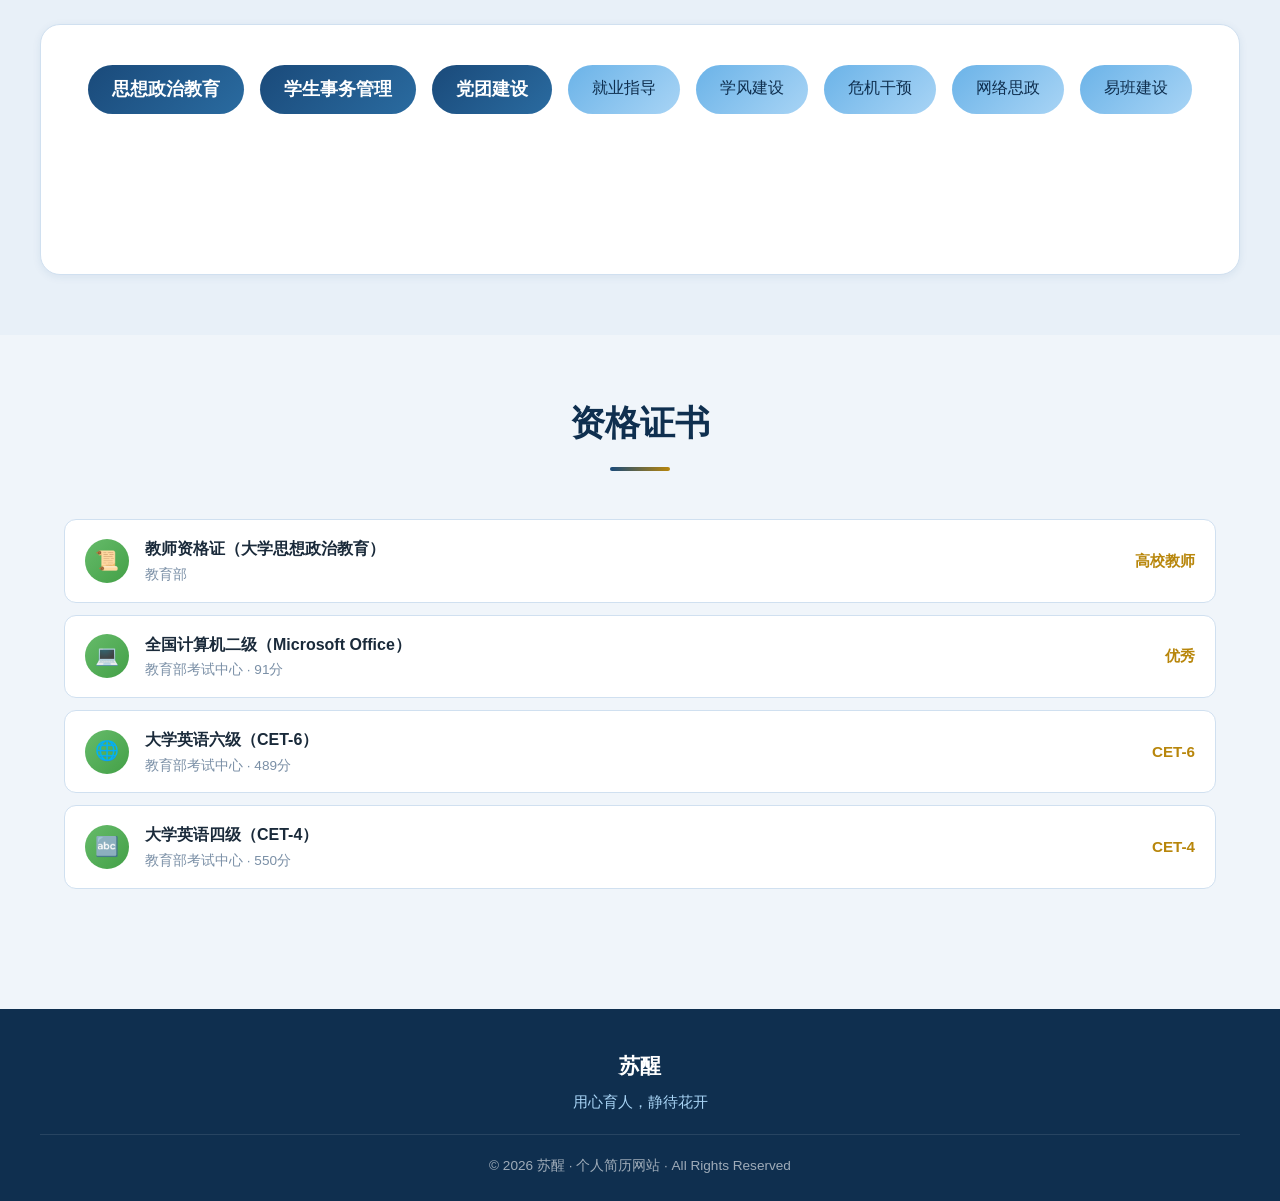
<file: skills.html>
<!DOCTYPE html>
<html lang="zh-CN">
<head>
    <meta charset="UTF-8">
    <meta name="viewport" content="width=device-width, initial-scale=1.0">
    <title>专业技能 - 苏醒</title>
    <link rel="stylesheet" href="assets/css/style.css">
    <link rel="stylesheet" href="assets/css/editor.css">
</head>
<body>
    <!-- Scroll Progress Bar -->
    <div class="scroll-progress"></div>

    <!-- Navigation -->
    <nav class="navbar">
        <div class="nav-container">
            <a href="index.html" class="nav-logo">
                <div class="nav-logo-icon">苏</div>
                <span data-editable="skills_nav_logo">苏醒简历</span>
            </a>
            <div class="nav-links">
                <a href="index.html" class="nav-link">首页</a>
                <a href="about.html" class="nav-link">关于我</a>
                <a href="education.html" class="nav-link">教育经历</a>
                <a href="skills.html" class="nav-link active">专业技能</a>
                <a href="projects.html" class="nav-link">工作实践</a>
                <a href="honors.html" class="nav-link">荣誉证书</a>
                <a href="career.html" class="nav-link">职业规划</a>
                <a href="contact.html" class="nav-link">联系我</a>
            </div>
            <div class="nav-right">
                <button class="theme-toggle" title="切换主题">🌙</button>
                <button class="edit-btn" title="编辑内容">✎</button>
                <button class="mobile-menu-btn" aria-label="菜单">
                    <span></span><span></span><span></span>
                </button>
            </div>
        </div>
    </nav>

    <!-- Page Header -->
    <section class="page-header">
        <div class="page-header-content fade-in">
            <h1 data-editable="skills_title">专业技能</h1>
            <p data-editable="skills_subtitle">学工能力、专业技能与综合素质全面发展</p>
            <div class="breadcrumb">
                <a href="index.html">首页</a>
                <span class="separator">/</span>
                <span>专业技能</span>
            </div>
        </div>
    </section>

    <!-- Skills Content -->
    <section class="content-section">
        <div class="skills-grid-2col">
            <!-- Student Affairs Skills -->
            <div class="skills-category fade-in-left">
                <h3 data-editable="skills_category_1_title">🌟 学生工作能力</h3>
                <div class="skill-item">
                    <div class="skill-header">
                        <span class="skill-name" data-editable="skill_1_name">思想政治教育</span>
                        <span class="skill-percent">95%</span>
                    </div>
                    <div class="skill-bar">
                        <div class="skill-progress" data-percent="95"></div>
                    </div>
                </div>
                <div class="skill-item">
                    <div class="skill-header">
                        <span class="skill-name" data-editable="skill_2_name">班级管理建设</span>
                        <span class="skill-percent">92%</span>
                    </div>
                    <div class="skill-bar">
                        <div class="skill-progress" data-percent="92"></div>
                    </div>
                </div>
                <div class="skill-item">
                    <div class="skill-header">
                        <span class="skill-name" data-editable="skill_3_name">就业指导服务</span>
                        <span class="skill-percent">90%</span>
                    </div>
                    <div class="skill-bar">
                        <div class="skill-progress" data-percent="90"></div>
                    </div>
                </div>
                <div class="skill-item">
                    <div class="skill-header">
                        <span class="skill-name" data-editable="skill_4_name">危机事件处置</span>
                        <span class="skill-percent">88%</span>
                    </div>
                    <div class="skill-bar">
                        <div class="skill-progress" data-percent="88"></div>
                    </div>
                </div>
                <div class="skill-item">
                    <div class="skill-header">
                        <span class="skill-name" data-editable="skill_5_name">党团建设工作</span>
                        <span class="skill-percent">93%</span>
                    </div>
                    <div class="skill-bar">
                        <div class="skill-progress" data-percent="93"></div>
                    </div>
                </div>
                <div class="skill-item">
                    <div class="skill-header">
                        <span class="skill-name" data-editable="skill_6_name">易班网络思政</span>
                        <span class="skill-percent">85%</span>
                    </div>
                    <div class="skill-bar">
                        <div class="skill-progress" data-percent="85"></div>
                    </div>
                </div>
            </div>

            <!-- Professional Skills -->
            <div class="skills-category fade-in-right">
                <h3 data-editable="skills_category_2_title">🔧 专业技术能力</h3>
                <div class="skill-item">
                    <div class="skill-header">
                        <span class="skill-name" data-editable="skill_7_name">Microsoft Office</span>
                        <span class="skill-percent">91%</span>
                    </div>
                    <div class="skill-bar">
                        <div class="skill-progress" data-percent="91"></div>
                    </div>
                </div>
                <div class="skill-item">
                    <div class="skill-header">
                        <span class="skill-name" data-editable="skill_8_name">信息化系统管理</span>
                        <span class="skill-percent">82%</span>
                    </div>
                    <div class="skill-bar">
                        <div class="skill-progress" data-percent="82"></div>
                    </div>
                </div>
                <div class="skill-item">
                    <div class="skill-header">
                        <span class="skill-name" data-editable="skill_9_name">活动策划组织</span>
                        <span class="skill-percent">90%</span>
                    </div>
                    <div class="skill-bar">
                        <div class="skill-progress" data-percent="90"></div>
                    </div>
                </div>
                <div class="skill-item">
                    <div class="skill-header">
                        <span class="skill-name" data-editable="skill_10_name">公文写作能力</span>
                        <span class="skill-percent">88%</span>
                    </div>
                    <div class="skill-bar">
                        <div class="skill-progress" data-percent="88"></div>
                    </div>
                </div>
                <div class="skill-item">
                    <div class="skill-header">
                        <span class="skill-name" data-editable="skill_11_name">数据统计分析</span>
                        <span class="skill-percent">80%</span>
                    </div>
                    <div class="skill-bar">
                        <div class="skill-progress" data-percent="80"></div>
                    </div>
                </div>
                <div class="skill-item">
                    <div class="skill-header">
                        <span class="skill-name" data-editable="skill_12_name">创新创业指导</span>
                        <span class="skill-percent">85%</span>
                    </div>
                    <div class="skill-bar">
                        <div class="skill-progress" data-percent="85"></div>
                    </div>
                </div>
            </div>
        </div>

        <div class="skills-grid-2col">
            <!-- Language Skills -->
            <div class="skills-category fade-in-left">
                <h3 data-editable="skills_category_3_title">🌐 语言能力</h3>
                <div class="skill-item">
                    <div class="skill-header">
                        <span class="skill-name" data-editable="skill_13_name">普通话</span>
                        <span class="skill-percent">98%</span>
                    </div>
                    <div class="skill-bar">
                        <div class="skill-progress" data-percent="98"></div>
                    </div>
                </div>
                <div class="skill-item">
                    <div class="skill-header">
                        <span class="skill-name" data-editable="skill_14_name">英语 CET-6</span>
                        <span class="skill-percent">75%</span>
                    </div>
                    <div class="skill-bar">
                        <div class="skill-progress" data-percent="75"></div>
                    </div>
                </div>
                <div class="skill-item">
                    <div class="skill-header">
                        <span class="skill-name" data-editable="skill_15_name">英语读写能力</span>
                        <span class="skill-percent">80%</span>
                    </div>
                    <div class="skill-bar">
                        <div class="skill-progress" data-percent="80"></div>
                    </div>
                </div>
                <div class="skill-item">
                    <div class="skill-header">
                        <span class="skill-name" data-editable="skill_16_name">英语口语交流</span>
                        <span class="skill-percent">65%</span>
                    </div>
                    <div class="skill-bar">
                        <div class="skill-progress" data-percent="65"></div>
                    </div>
                </div>
            </div>

            <!-- Comprehensive Qualities -->
            <div class="skills-category fade-in-right">
                <h3 data-editable="skills_category_4_title">💎 综合素质</h3>
                <div class="skill-item">
                    <div class="skill-header">
                        <span class="skill-name" data-editable="skill_17_name">沟通表达能力</span>
                        <span class="skill-percent">92%</span>
                    </div>
                    <div class="skill-bar">
                        <div class="skill-progress" data-percent="92"></div>
                    </div>
                </div>
                <div class="skill-item">
                    <div class="skill-header">
                        <span class="skill-name" data-editable="skill_18_name">团队协作能力</span>
                        <span class="skill-percent">95%</span>
                    </div>
                    <div class="skill-bar">
                        <div class="skill-progress" data-percent="95"></div>
                    </div>
                </div>
                <div class="skill-item">
                    <div class="skill-header">
                        <span class="skill-name" data-editable="skill_19_name">组织协调能力</span>
                        <span class="skill-percent">90%</span>
                    </div>
                    <div class="skill-bar">
                        <div class="skill-progress" data-percent="90"></div>
                    </div>
                </div>
                <div class="skill-item">
                    <div class="skill-header">
                        <span class="skill-name" data-editable="skill_20_name">抗压应变能力</span>
                        <span class="skill-percent">88%</span>
                    </div>
                    <div class="skill-bar">
                        <div class="skill-progress" data-percent="88"></div>
                    </div>
                </div>
            </div>
        </div>
    </section>

    <!-- Skill Map / Tags -->
    <section class="content-section alt-bg">
        <div class="skill-map-section">
            <div class="section-header fade-in">
                <h2 data-editable="skills_map_title">技能图谱</h2>
                <div class="section-divider"></div>
                <p class="section-subtitle" data-editable="skills_map_subtitle">全方位的能力展示</p>
            </div>
            <div class="skill-map-tags stagger">
                <span class="skill-map-tag level-1" data-editable="skill_tag_1">思想政治教育</span>
                <span class="skill-map-tag level-1" data-editable="skill_tag_2">学生事务管理</span>
                <span class="skill-map-tag level-1" data-editable="skill_tag_3">党团建设</span>
                <span class="skill-map-tag level-2" data-editable="skill_tag_4">就业指导</span>
                <span class="skill-map-tag level-2" data-editable="skill_tag_5">学风建设</span>
                <span class="skill-map-tag level-2" data-editable="skill_tag_6">危机干预</span>
                <span class="skill-map-tag level-2" data-editable="skill_tag_7">网络思政</span>
                <span class="skill-map-tag level-2" data-editable="skill_tag_8">易班建设</span>
                <span class="skill-map-tag level-3" data-editable="skill_tag_9">心理健康</span>
                <span class="skill-map-tag level-3" data-editable="skill_tag_10">民族团结</span>
                <span class="skill-map-tag level-3" data-editable="skill_tag_11">创新创业</span>
                <span class="skill-map-tag level-3" data-editable="skill_tag_12">信息化管理</span>
                <span class="skill-map-tag level-3" data-editable="skill_tag_13">活动策划</span>
                <span class="skill-map-tag level-3" data-editable="skill_tag_14">公文写作</span>
                <span class="skill-map-tag level-3" data-editable="skill_tag_15">数据统计</span>
                <span class="skill-map-tag level-3" data-editable="skill_tag_16">英语六级</span>
                <span class="skill-map-tag level-3" data-editable="skill_tag_17">计算机二级</span>
                <span class="skill-map-tag level-3" data-editable="skill_tag_18">教师资格证</span>
            </div>
        </div>
    </section>

    <!-- Certifications -->
    <section class="content-section">
        <div class="section-header fade-in">
            <h2 data-editable="skills_cert_title">资格证书</h2>
            <div class="section-divider"></div>
        </div>
        <div class="honors-list">
            <div class="honor-item">
                <div class="honor-icon cert">📜</div>
                <div class="honor-content">
                    <div class="honor-name" data-editable="skill_cert_1_name">教师资格证（大学思想政治教育）</div>
                    <div class="honor-issuer" data-editable="skill_cert_1_issuer">教育部</div>
                </div>
                <div class="honor-year" data-editable="skill_cert_1_year">高校教师</div>
            </div>
            <div class="honor-item">
                <div class="honor-icon cert">💻</div>
                <div class="honor-content">
                    <div class="honor-name" data-editable="skill_cert_2_name">全国计算机二级（Microsoft Office）</div>
                    <div class="honor-issuer" data-editable="skill_cert_2_issuer">教育部考试中心 · 91分</div>
                </div>
                <div class="honor-year" data-editable="skill_cert_2_year">优秀</div>
            </div>
            <div class="honor-item">
                <div class="honor-icon cert">🌐</div>
                <div class="honor-content">
                    <div class="honor-name" data-editable="skill_cert_3_name">大学英语六级（CET-6）</div>
                    <div class="honor-issuer" data-editable="skill_cert_3_issuer">教育部考试中心 · 489分</div>
                </div>
                <div class="honor-year" data-editable="skill_cert_3_year">CET-6</div>
            </div>
            <div class="honor-item">
                <div class="honor-icon cert">🔤</div>
                <div class="honor-content">
                    <div class="honor-name" data-editable="skill_cert_4_name">大学英语四级（CET-4）</div>
                    <div class="honor-issuer" data-editable="skill_cert_4_issuer">教育部考试中心 · 550分</div>
                </div>
                <div class="honor-year" data-editable="skill_cert_4_year">CET-4</div>
            </div>
        </div>
    </section>

    <!-- Footer -->
    <footer class="footer">
        <div class="footer-content">
            <div class="footer-name" data-editable="skills_footer_name">苏醒</div>
            <div class="footer-motto" data-editable="skills_footer_motto">用心育人，静待花开</div>
            <div class="footer-bottom">
                © <span data-year>2024</span> 苏醒 · 个人简历网站 · All Rights Reserved
            </div>
        </div>
    </footer>

    <script src="assets/js/main.js"></script>
    <script src="assets/js/editor.js"></script>
</body>
</html>
</file>
<file: assets/css/style.css>
/* ========== CSS Variables - Deep Blue Ocean Theme ========== */
:root {
    --primary-color: #1a4a7a;
    --primary-light: #2a6ba0;
    --primary-dark: #0f2f4f;
    --secondary-color: #6bb3e8;
    --secondary-light: #a8d4f5;
    --accent-color: #b8860b;
    --accent-light: #d4a843;
    --bg-color: #f0f5fa;
    --bg-card: #ffffff;
    --bg-secondary: #e8f0f8;
    --text-primary: #1a2a3a;
    --text-secondary: #4a6078;
    --text-light: #7a8fa6;
    --border-color: #d0e0f0;
    --shadow-sm: 0 2px 8px rgba(26, 74, 122, 0.08);
    --shadow-md: 0 4px 16px rgba(26, 74, 122, 0.12);
    --shadow-lg: 0 8px 32px rgba(26, 74, 122, 0.16);
    --radius-sm: 6px;
    --radius-md: 12px;
    --radius-lg: 20px;
    --transition: all 0.3s cubic-bezier(0.4, 0, 0.2, 1);
    --font-main: 'Microsoft YaHei', 'PingFang SC', 'Noto Sans CJK SC', -apple-system, BlinkMacSystemFont, sans-serif;
    --nav-height: 64px;
    --content-width: 1200px;
}

[data-theme="dark"] {
    --primary-color: #3d7ab8;
    --primary-light: #5a9ad6;
    --primary-dark: #1a3a5c;
    --secondary-color: #6bb3e8;
    --secondary-light: #4a90c8;
    --accent-color: #d4a843;
    --accent-light: #e8c468;
    --bg-color: #0d1a28;
    --bg-card: #152233;
    --bg-secondary: #1e2d40;
    --text-primary: #e0ebf5;
    --text-secondary: #a0b8d0;
    --text-light: #6a829a;
    --border-color: #2a3a50;
    --shadow-sm: 0 2px 8px rgba(0, 0, 0, 0.3);
    --shadow-md: 0 4px 16px rgba(0, 0, 0, 0.4);
    --shadow-lg: 0 8px 32px rgba(0, 0, 0, 0.5);
}

/* ========== Reset & Base ========== */
* {
    margin: 0;
    padding: 0;
    box-sizing: border-box;
}

html {
    scroll-behavior: smooth;
    font-size: 16px;
}

body {
    font-family: var(--font-main);
    background-color: var(--bg-color);
    color: var(--text-primary);
    line-height: 1.6;
    min-height: 100vh;
    transition: var(--transition);
    overflow-x: hidden;
}

a {
    text-decoration: none;
    color: inherit;
    transition: var(--transition);
}

ul, ol {
    list-style: none;
}

img {
    max-width: 100%;
    height: auto;
    display: block;
}

/* ========== Scroll Progress Bar ========== */
.scroll-progress {
    position: fixed;
    top: 0;
    left: 0;
    height: 3px;
    background: linear-gradient(90deg, var(--primary-color), var(--accent-color));
    z-index: 1001;
    transition: width 0.1s linear;
}

/* ========== Navigation ========== */
.navbar {
    position: fixed;
    top: 0;
    left: 0;
    right: 0;
    height: var(--nav-height);
    background: transparent;
    z-index: 1000;
    transition: var(--transition);
}

.navbar.scrolled {
    background: rgba(255, 255, 255, 0.85);
    backdrop-filter: blur(20px);
    -webkit-backdrop-filter: blur(20px);
    box-shadow: var(--shadow-sm);
}

[data-theme="dark"] .navbar.scrolled {
    background: rgba(21, 34, 51, 0.85);
}

.nav-container {
    max-width: var(--content-width);
    margin: 0 auto;
    padding: 0 24px;
    height: 100%;
    display: flex;
    align-items: center;
    justify-content: space-between;
}

.nav-logo {
    font-size: 1.4rem;
    font-weight: 700;
    color: var(--primary-color);
    letter-spacing: 1px;
    display: flex;
    align-items: center;
    gap: 8px;
}

.nav-logo-icon {
    width: 36px;
    height: 36px;
    background: linear-gradient(135deg, var(--primary-color), var(--secondary-color));
    border-radius: 50%;
    display: flex;
    align-items: center;
    justify-content: center;
    color: white;
    font-size: 1rem;
    font-weight: 700;
}

.nav-links {
    display: flex;
    align-items: center;
    gap: 8px;
}

.nav-link {
    padding: 8px 16px;
    border-radius: var(--radius-sm);
    font-size: 0.95rem;
    font-weight: 500;
    color: var(--text-secondary);
    position: relative;
    transition: var(--transition);
}

.nav-link:hover,
.nav-link.active {
    color: var(--primary-color);
    background: var(--bg-secondary);
}

.nav-link.active::after {
    content: '';
    position: absolute;
    bottom: 2px;
    left: 50%;
    transform: translateX(-50%);
    width: 24px;
    height: 2px;
    background: var(--accent-color);
    border-radius: 2px;
}

.nav-right {
    display: flex;
    align-items: center;
    gap: 12px;
}

.theme-toggle,
.edit-btn {
    width: 40px;
    height: 40px;
    border: none;
    border-radius: 50%;
    background: var(--bg-secondary);
    color: var(--text-secondary);
    cursor: pointer;
    display: flex;
    align-items: center;
    justify-content: center;
    font-size: 1.1rem;
    transition: var(--transition);
}

.theme-toggle:hover,
.edit-btn:hover {
    background: var(--primary-color);
    color: white;
    transform: rotate(15deg);
}

.edit-btn:hover {
    transform: scale(1.05);
}

.mobile-menu-btn {
    display: none;
    width: 40px;
    height: 40px;
    border: none;
    background: transparent;
    cursor: pointer;
    flex-direction: column;
    justify-content: center;
    gap: 5px;
    padding: 8px;
}

.mobile-menu-btn span {
    display: block;
    width: 24px;
    height: 2px;
    background: var(--text-primary);
    border-radius: 2px;
    transition: var(--transition);
}

/* ========== Hero Section ========== */
.hero {
    min-height: 100vh;
    padding: calc(var(--nav-height) + 60px) 24px 80px;
    display: flex;
    align-items: center;
    justify-content: center;
    background: linear-gradient(135deg, #e8f0f8 0%, #d0e4f5 50%, #b8d4eb 100%);
    position: relative;
    overflow: hidden;
}

[data-theme="dark"] .hero {
    background: linear-gradient(135deg, #0d1a28 0%, #152233 50%, #1e2d40 100%);
}

.hero::before {
    content: '';
    position: absolute;
    top: -50%;
    right: -20%;
    width: 600px;
    height: 600px;
    background: radial-gradient(circle, rgba(107, 179, 232, 0.2) 0%, transparent 70%);
    border-radius: 50%;
    animation: float 8s ease-in-out infinite;
}

.hero::after {
    content: '';
    position: absolute;
    bottom: -30%;
    left: -10%;
    width: 500px;
    height: 500px;
    background: radial-gradient(circle, rgba(184, 134, 11, 0.15) 0%, transparent 70%);
    border-radius: 50%;
    animation: float 10s ease-in-out infinite reverse;
}

@keyframes float {
    0%, 100% { transform: translate(0, 0); }
    50% { transform: translate(30px, -30px); }
}

.hero-container {
    max-width: var(--content-width);
    width: 100%;
    display: grid;
    grid-template-columns: 1fr 1fr;
    gap: 60px;
    align-items: center;
    position: relative;
    z-index: 1;
}

.hero-content h1 {
    font-size: 3.5rem;
    font-weight: 800;
    color: var(--primary-dark);
    margin-bottom: 12px;
    line-height: 1.2;
}

[data-theme="dark"] .hero-content h1 {
    color: var(--primary-light);
}

.hero-subtitle {
    font-size: 1.5rem;
    color: var(--primary-color);
    margin-bottom: 20px;
    font-weight: 600;
}

.hero-tagline {
    font-size: 1.1rem;
    color: var(--text-secondary);
    margin-bottom: 32px;
    line-height: 1.8;
    max-width: 500px;
}

.hero-buttons {
    display: flex;
    gap: 16px;
    flex-wrap: wrap;
}

.btn {
    padding: 12px 32px;
    border-radius: var(--radius-md);
    font-size: 1rem;
    font-weight: 600;
    cursor: pointer;
    transition: var(--transition);
    border: 2px solid transparent;
    display: inline-flex;
    align-items: center;
    gap: 8px;
}

.btn-primary {
    background: linear-gradient(135deg, var(--primary-color), var(--primary-light));
    color: white;
    box-shadow: 0 4px 15px rgba(26, 74, 122, 0.3);
}

.btn-primary:hover {
    transform: translateY(-2px);
    box-shadow: 0 6px 20px rgba(26, 74, 122, 0.4);
}

.btn-secondary {
    background: transparent;
    color: var(--primary-color);
    border-color: var(--primary-color);
}

.btn-secondary:hover {
    background: var(--primary-color);
    color: white;
    transform: translateY(-2px);
}

.hero-image {
    display: flex;
    justify-content: center;
    align-items: center;
}

.hero-avatar {
    width: 320px;
    height: 320px;
    border-radius: 50%;
    background: linear-gradient(135deg, var(--primary-color), var(--secondary-color));
    display: flex;
    align-items: center;
    justify-content: center;
    color: white;
    font-size: 6rem;
    font-weight: 700;
    box-shadow: var(--shadow-lg), 0 0 60px rgba(26, 74, 122, 0.2);
    position: relative;
}

.hero-avatar::before {
    content: '';
    position: absolute;
    inset: -8px;
    border-radius: 50%;
    border: 3px solid var(--accent-color);
    animation: pulse-ring 3s ease-in-out infinite;
}

@keyframes pulse-ring {
    0%, 100% { opacity: 1; transform: scale(1); }
    50% { opacity: 0.5; transform: scale(1.05); }
}

/* ========== Stats Section ========== */
.stats-section {
    padding: 60px 24px;
    max-width: var(--content-width);
    margin: 0 auto;
    margin-top: -40px;
    position: relative;
    z-index: 2;
}

.stats-grid {
    display: grid;
    grid-template-columns: repeat(4, 1fr);
    gap: 24px;
}

.stat-card {
    background: var(--bg-card);
    border-radius: var(--radius-lg);
    padding: 32px 24px;
    text-align: center;
    box-shadow: var(--shadow-md);
    transition: var(--transition);
    border: 1px solid var(--border-color);
}

.stat-card:hover {
    transform: translateY(-8px);
    box-shadow: var(--shadow-lg);
}

.stat-number {
    font-size: 2.8rem;
    font-weight: 800;
    background: linear-gradient(135deg, var(--primary-color), var(--accent-color));
    -webkit-background-clip: text;
    -webkit-text-fill-color: transparent;
    background-clip: text;
    margin-bottom: 8px;
}

.stat-label {
    font-size: 0.95rem;
    color: var(--text-secondary);
    font-weight: 500;
}

.stat-icon {
    width: 48px;
    height: 48px;
    margin: 0 auto 12px;
    border-radius: var(--radius-md);
    display: flex;
    align-items: center;
    justify-content: center;
    font-size: 1.5rem;
    background: var(--bg-secondary);
    color: var(--primary-color);
}

/* ========== Quick Navigation ========== */
.quick-nav-section {
    padding: 60px 24px;
    max-width: var(--content-width);
    margin: 0 auto;
}

.section-header {
    text-align: center;
    margin-bottom: 48px;
}

.section-header h2 {
    font-size: 2.2rem;
    color: var(--primary-dark);
    margin-bottom: 12px;
    font-weight: 700;
}

[data-theme="dark"] .section-header h2 {
    color: var(--primary-light);
}

.section-subtitle {
    color: var(--text-secondary);
    font-size: 1.05rem;
    max-width: 600px;
    margin: 0 auto;
}

.section-divider {
    width: 60px;
    height: 4px;
    background: linear-gradient(90deg, var(--primary-color), var(--accent-color));
    border-radius: 2px;
    margin: 16px auto 0;
}

.quick-nav-grid {
    display: grid;
    grid-template-columns: repeat(3, 1fr);
    gap: 24px;
}

.quick-nav-card {
    background: var(--bg-card);
    border-radius: var(--radius-lg);
    padding: 36px 28px;
    text-align: center;
    box-shadow: var(--shadow-sm);
    transition: var(--transition);
    cursor: pointer;
    border: 1px solid var(--border-color);
    position: relative;
    overflow: hidden;
}

.quick-nav-card::before {
    content: '';
    position: absolute;
    top: 0;
    left: 0;
    right: 0;
    height: 4px;
    background: linear-gradient(90deg, var(--primary-color), var(--secondary-color));
    transform: scaleX(0);
    transition: transform 0.3s ease;
}

.quick-nav-card:hover {
    transform: translateY(-6px);
    box-shadow: var(--shadow-lg);
}

.quick-nav-card:hover::before {
    transform: scaleX(1);
}

.quick-nav-icon {
    width: 64px;
    height: 64px;
    margin: 0 auto 20px;
    border-radius: var(--radius-md);
    display: flex;
    align-items: center;
    justify-content: center;
    font-size: 2rem;
    background: linear-gradient(135deg, var(--bg-secondary), var(--secondary-light));
    color: var(--primary-color);
    transition: var(--transition);
}

.quick-nav-card:hover .quick-nav-icon {
    transform: scale(1.1);
    background: linear-gradient(135deg, var(--primary-color), var(--secondary-color));
    color: white;
}

.quick-nav-card h3 {
    font-size: 1.25rem;
    color: var(--text-primary);
    margin-bottom: 8px;
    font-weight: 600;
}

.quick-nav-card p {
    font-size: 0.9rem;
    color: var(--text-secondary);
    line-height: 1.6;
}

/* ========== Vision Section ========== */
.vision-section {
    padding: 80px 24px;
    background: linear-gradient(135deg, var(--primary-dark), var(--primary-color));
    color: white;
    position: relative;
    overflow: hidden;
}

.vision-section::before {
    content: '';
    position: absolute;
    top: 0;
    left: 0;
    right: 0;
    bottom: 0;
    background: url("data:image/svg+xml,%3Csvg width='60' height='60' viewBox='0 0 60 60' xmlns='http://www.w3.org/2000/svg'%3E%3Cg fill='none' fill-rule='evenodd'%3E%3Cg fill='%23ffffff' fill-opacity='0.05'%3E%3Cpath d='M36 34v-4h-2v4h-4v2h4v4h2v-4h4v-2h-4zm0-30V0h-2v4h-4v2h4v4h2V6h4V4h-4zM6 34v-4H4v4H0v2h4v4h2v-4h4v-2H6zM6 4V0H4v4H0v2h4v4h2V6h4V4H6z'/%3E%3C/g%3E%3C/g%3E%3C/svg%3E");
    opacity: 0.5;
}

.vision-container {
    max-width: 900px;
    margin: 0 auto;
    text-align: center;
    position: relative;
    z-index: 1;
}

.vision-quote {
    font-size: 1.8rem;
    line-height: 1.8;
    font-weight: 300;
    margin-bottom: 24px;
    font-style: italic;
}

.vision-quote::before {
    content: '"';
    font-size: 4rem;
    color: var(--accent-color);
    line-height: 0;
    vertical-align: -0.5rem;
    margin-right: 8px;
}

.vision-author {
    font-size: 1.1rem;
    color: var(--secondary-light);
    font-weight: 500;
}

/* ========== Tags Cloud ========== */
.tags-section {
    padding: 80px 24px;
    max-width: var(--content-width);
    margin: 0 auto;
}

.tags-cloud {
    display: flex;
    flex-wrap: wrap;
    justify-content: center;
    gap: 12px;
}

.tag {
    padding: 8px 20px;
    border-radius: 50px;
    background: var(--bg-card);
    color: var(--text-secondary);
    font-size: 0.9rem;
    font-weight: 500;
    border: 1px solid var(--border-color);
    transition: var(--transition);
    cursor: default;
}

.tag:hover {
    background: var(--primary-color);
    color: white;
    border-color: var(--primary-color);
    transform: translateY(-2px);
    box-shadow: var(--shadow-md);
}

.tag.primary {
    background: linear-gradient(135deg, var(--primary-color), var(--primary-light));
    color: white;
    border-color: transparent;
}

.tag.accent {
    background: linear-gradient(135deg, var(--accent-color), var(--accent-light));
    color: white;
    border-color: transparent;
}

/* ========== Page Header ========== */
.page-header {
    padding: calc(var(--nav-height) + 80px) 24px 60px;
    background: linear-gradient(135deg, var(--primary-dark), var(--primary-color));
    color: white;
    text-align: center;
    position: relative;
    overflow: hidden;
}

.page-header::before {
    content: '';
    position: absolute;
    top: 0;
    left: 0;
    right: 0;
    bottom: 0;
    background: url("data:image/svg+xml,%3Csvg width='80' height='80' viewBox='0 0 80 80' xmlns='http://www.w3.org/2000/svg'%3E%3Cg fill='none' fill-rule='evenodd'%3E%3Cg fill='%23ffffff' fill-opacity='0.05'%3E%3Cpath d='M50 50v-8h-4v8h-8v4h8v8h4v-8h8v-4h-8zm0-40v-8h-4v8h-8v4h8v8h4V14h8v-4h-8zM10 50v-8H6v8H0v4h6v8h4v-8h8v-4H10zM10 10V2H6v8H0v4h6v8h4v-8h8v-4H10z'/%3E%3C/g%3E%3C/g%3E%3C/svg%3E");
    opacity: 0.5;
}

.page-header-content {
    position: relative;
    z-index: 1;
    max-width: 800px;
    margin: 0 auto;
}

.page-header h1 {
    font-size: 2.8rem;
    margin-bottom: 16px;
    font-weight: 700;
}

.page-header p {
    font-size: 1.1rem;
    opacity: 0.9;
    line-height: 1.8;
}

.breadcrumb {
    display: flex;
    justify-content: center;
    gap: 8px;
    margin-top: 20px;
    font-size: 0.9rem;
    opacity: 0.8;
}

.breadcrumb a:hover {
    color: var(--accent-light);
}

.breadcrumb .separator {
    opacity: 0.6;
}

/* ========== Content Section ========== */
.content-section {
    padding: 60px 24px;
    max-width: var(--content-width);
    margin: 0 auto;
}

.content-section.alt-bg {
    background: var(--bg-secondary);
    max-width: 100%;
    padding: 60px 24px;
}

.content-section.alt-bg > * {
    max-width: var(--content-width);
    margin-left: auto;
    margin-right: auto;
}

/* ========== About Page ========== */
.about-intro {
    display: grid;
    grid-template-columns: 1fr 1fr;
    gap: 48px;
    align-items: start;
    margin-bottom: 60px;
}

.about-text p {
    font-size: 1rem;
    line-height: 2;
    color: var(--text-secondary);
    margin-bottom: 20px;
    text-align: justify;
}

.about-text p:first-child::first-letter {
    font-size: 2.5rem;
    font-weight: 700;
    color: var(--primary-color);
    float: left;
    line-height: 1;
    margin-right: 8px;
}

.info-table {
    background: var(--bg-card);
    border-radius: var(--radius-lg);
    overflow: hidden;
    box-shadow: var(--shadow-md);
    border: 1px solid var(--border-color);
}

.info-table-row {
    display: flex;
    border-bottom: 1px solid var(--border-color);
}

.info-table-row:last-child {
    border-bottom: none;
}

.info-table-label {
    flex: 0 0 120px;
    padding: 16px 20px;
    background: var(--bg-secondary);
    font-weight: 600;
    color: var(--primary-color);
    font-size: 0.95rem;
}

.info-table-value {
    flex: 1;
    padding: 16px 20px;
    color: var(--text-secondary);
    font-size: 0.95rem;
}

/* SWOT Analysis */
.swot-section {
    margin-top: 60px;
}

.swot-grid {
    display: grid;
    grid-template-columns: 1fr 1fr;
    grid-template-rows: 1fr 1fr;
    gap: 24px;
}

.swot-card {
    background: var(--bg-card);
    border-radius: var(--radius-lg);
    padding: 32px 28px;
    box-shadow: var(--shadow-sm);
    border: 1px solid var(--border-color);
    transition: var(--transition);
}

.swot-card:hover {
    transform: translateY(-4px);
    box-shadow: var(--shadow-md);
}

.swot-header {
    display: flex;
    align-items: center;
    gap: 12px;
    margin-bottom: 20px;
    padding-bottom: 16px;
    border-bottom: 2px solid var(--border-color);
}

.swot-icon {
    width: 48px;
    height: 48px;
    border-radius: var(--radius-md);
    display: flex;
    align-items: center;
    justify-content: center;
    font-size: 1.5rem;
    font-weight: 700;
}

.swot-card.strengths .swot-icon {
    background: #e8f5e9;
    color: #2e7d32;
}

.swot-card.weaknesses .swot-icon {
    background: #fff3e0;
    color: #e65100;
}

.swot-card.opportunities .swot-icon {
    background: #e3f2fd;
    color: #1565c0;
}

.swot-card.threats .swot-icon {
    background: #fce4ec;
    color: #c62828;
}

.swot-header h3 {
    font-size: 1.25rem;
    color: var(--text-primary);
    font-weight: 600;
}

.swot-list {
    display: flex;
    flex-direction: column;
    gap: 12px;
}

.swot-item {
    display: flex;
    align-items: flex-start;
    gap: 10px;
    font-size: 0.95rem;
    color: var(--text-secondary);
    line-height: 1.6;
}

.swot-item::before {
    content: '•';
    color: var(--primary-color);
    font-weight: 700;
    flex-shrink: 0;
}

/* Traits */
.traits-section {
    margin-top: 60px;
    text-align: center;
}

.traits-grid {
    display: grid;
    grid-template-columns: repeat(auto-fit, minmax(200px, 1fr));
    gap: 20px;
    margin-top: 32px;
}

.trait-item {
    background: var(--bg-card);
    padding: 24px;
    border-radius: var(--radius-md);
    border: 1px solid var(--border-color);
    transition: var(--transition);
}

.trait-item:hover {
    border-color: var(--primary-color);
    transform: translateY(-3px);
    box-shadow: var(--shadow-md);
}

.trait-icon {
    font-size: 2rem;
    margin-bottom: 12px;
}

.trait-name {
    font-weight: 600;
    color: var(--text-primary);
    margin-bottom: 4px;
}

.trait-desc {
    font-size: 0.85rem;
    color: var(--text-light);
}

/* ========== Education Page ========== */
.education-card {
    background: var(--bg-card);
    border-radius: var(--radius-lg);
    padding: 36px;
    box-shadow: var(--shadow-md);
    border: 1px solid var(--border-color);
    margin-bottom: 32px;
    transition: var(--transition);
    position: relative;
    overflow: hidden;
}

.education-card::before {
    content: '';
    position: absolute;
    left: 0;
    top: 0;
    bottom: 0;
    width: 4px;
    background: linear-gradient(180deg, var(--primary-color), var(--secondary-color));
}

.education-card:hover {
    transform: translateX(8px);
    box-shadow: var(--shadow-lg);
}

.edu-header {
    display: flex;
    justify-content: space-between;
    align-items: flex-start;
    margin-bottom: 20px;
    flex-wrap: wrap;
    gap: 12px;
}

.edu-school {
    font-size: 1.4rem;
    font-weight: 700;
    color: var(--primary-dark);
    display: flex;
    align-items: center;
    gap: 12px;
}

[data-theme="dark"] .edu-school {
    color: var(--primary-light);
}

.edu-badge {
    display: inline-block;
    padding: 4px 12px;
    background: linear-gradient(135deg, var(--accent-color), var(--accent-light));
    color: white;
    font-size: 0.75rem;
    font-weight: 600;
    border-radius: 50px;
}

.edu-period {
    color: var(--text-light);
    font-size: 0.95rem;
    white-space: nowrap;
}

.edu-degree {
    font-size: 1.1rem;
    color: var(--text-primary);
    font-weight: 600;
    margin-bottom: 8px;
}

.edu-college {
    color: var(--text-secondary);
    margin-bottom: 16px;
}

.edu-stats {
    display: flex;
    gap: 32px;
    flex-wrap: wrap;
    margin-bottom: 16px;
}

.edu-stat {
    display: flex;
    flex-direction: column;
}

.edu-stat-label {
    font-size: 0.85rem;
    color: var(--text-light);
    margin-bottom: 4px;
}

.edu-stat-value {
    font-size: 1.2rem;
    font-weight: 700;
    color: var(--primary-color);
}

.courses-section {
    margin-top: 20px;
}

.courses-section h4 {
    font-size: 1rem;
    color: var(--text-primary);
    margin-bottom: 12px;
    font-weight: 600;
}

.course-tags {
    display: flex;
    flex-wrap: wrap;
    gap: 8px;
}

.course-tag {
    padding: 6px 14px;
    background: var(--bg-secondary);
    color: var(--text-secondary);
    border-radius: 50px;
    font-size: 0.85rem;
    transition: var(--transition);
}

.course-tag:hover {
    background: var(--primary-color);
    color: white;
}

/* Timeline */
.timeline-section {
    margin-top: 60px;
}

.timeline {
    position: relative;
    padding-left: 40px;
}

.timeline::before {
    content: '';
    position: absolute;
    left: 12px;
    top: 0;
    bottom: 0;
    width: 2px;
    background: linear-gradient(180deg, var(--primary-color), var(--secondary-color), var(--accent-color));
}

.timeline-item {
    position: relative;
    padding-bottom: 36px;
}

.timeline-item:last-child {
    padding-bottom: 0;
}

.timeline-dot {
    position: absolute;
    left: -34px;
    top: 4px;
    width: 20px;
    height: 20px;
    border-radius: 50%;
    background: var(--bg-card);
    border: 4px solid var(--primary-color);
    box-shadow: 0 0 0 4px var(--bg-color);
}

.timeline-date {
    font-size: 0.9rem;
    color: var(--accent-color);
    font-weight: 600;
    margin-bottom: 6px;
}

.timeline-title {
    font-size: 1.1rem;
    font-weight: 600;
    color: var(--text-primary);
    margin-bottom: 6px;
}

.timeline-desc {
    font-size: 0.9rem;
    color: var(--text-secondary);
    line-height: 1.6;
}

/* ========== Skills Page ========== */
.skills-category {
    margin-bottom: 48px;
}

.skills-category h3 {
    font-size: 1.4rem;
    color: var(--primary-dark);
    margin-bottom: 24px;
    padding-bottom: 12px;
    border-bottom: 2px solid var(--border-color);
    display: flex;
    align-items: center;
    gap: 12px;
}

[data-theme="dark"] .skills-category h3 {
    color: var(--primary-light);
}

.skills-category h3::before {
    content: '';
    width: 4px;
    height: 24px;
    background: linear-gradient(180deg, var(--primary-color), var(--accent-color));
    border-radius: 2px;
}

.skill-item {
    margin-bottom: 20px;
}

.skill-header {
    display: flex;
    justify-content: space-between;
    margin-bottom: 8px;
}

.skill-name {
    font-weight: 600;
    color: var(--text-primary);
    font-size: 0.95rem;
}

.skill-percent {
    font-weight: 700;
    color: var(--primary-color);
    font-size: 0.95rem;
}

.skill-bar {
    height: 10px;
    background: var(--bg-secondary);
    border-radius: 5px;
    overflow: hidden;
    position: relative;
}

.skill-progress {
    height: 100%;
    background: linear-gradient(90deg, var(--primary-color), var(--secondary-color));
    border-radius: 5px;
    width: 0;
    transition: width 1.5s cubic-bezier(0.4, 0, 0.2, 1);
    position: relative;
}

.skill-progress::after {
    content: '';
    position: absolute;
    top: 0;
    right: 0;
    bottom: 0;
    width: 30px;
    background: linear-gradient(90deg, transparent, rgba(255,255,255,0.3));
    animation: shimmer 2s infinite;
}

@keyframes shimmer {
    0% { transform: translateX(-100%); }
    100% { transform: translateX(100%); }
}

.skills-grid-2col {
    display: grid;
    grid-template-columns: 1fr 1fr;
    gap: 48px;
}

/* Skill Map */
.skill-map-section {
    margin-top: 60px;
}

.skill-map-tags {
    display: flex;
    flex-wrap: wrap;
    justify-content: center;
    gap: 16px;
    padding: 40px;
    background: var(--bg-card);
    border-radius: var(--radius-lg);
    box-shadow: var(--shadow-sm);
    border: 1px solid var(--border-color);
}

.skill-map-tag {
    padding: 10px 24px;
    border-radius: 50px;
    font-weight: 500;
    transition: var(--transition);
    cursor: default;
    font-size: 0.95rem;
}

.skill-map-tag.level-1 {
    background: linear-gradient(135deg, var(--primary-color), var(--primary-light));
    color: white;
    font-size: 1.1rem;
    font-weight: 600;
}

.skill-map-tag.level-2 {
    background: linear-gradient(135deg, var(--secondary-color), var(--secondary-light));
    color: var(--primary-dark);
    font-size: 1rem;
}

.skill-map-tag.level-3 {
    background: var(--bg-secondary);
    color: var(--text-secondary);
}

.skill-map-tag:hover {
    transform: scale(1.1);
    box-shadow: var(--shadow-md);
}

/* ========== Projects Page ========== */
.projects-grid {
    display: grid;
    grid-template-columns: 1fr 1fr;
    gap: 28px;
}

.project-card {
    background: var(--bg-card);
    border-radius: var(--radius-lg);
    padding: 32px 28px;
    box-shadow: var(--shadow-sm);
    border: 1px solid var(--border-color);
    transition: var(--transition);
    position: relative;
}

.project-card:hover {
    transform: translateY(-6px);
    box-shadow: var(--shadow-lg);
}

.project-tag {
    display: inline-block;
    padding: 4px 12px;
    background: var(--bg-secondary);
    color: var(--primary-color);
    font-size: 0.8rem;
    font-weight: 600;
    border-radius: 50px;
    margin-bottom: 16px;
}

.project-tag.patent {
    background: #e8f5e9;
    color: #2e7d32;
}

.project-tag.academic {
    background: #e3f2fd;
    color: #1565c0;
}

.project-tag.course {
    background: #f3e5f5;
    color: #7b1fa2;
}

.project-tag.practice {
    background: #fff3e0;
    color: #e65100;
}

.project-title {
    font-size: 1.2rem;
    font-weight: 600;
    color: var(--text-primary);
    margin-bottom: 8px;
    line-height: 1.4;
}

.project-meta {
    display: flex;
    gap: 16px;
    margin-bottom: 16px;
    font-size: 0.85rem;
    color: var(--text-light);
    flex-wrap: wrap;
}

.project-meta span {
    display: flex;
    align-items: center;
    gap: 4px;
}

.project-desc {
    color: var(--text-secondary);
    font-size: 0.95rem;
    line-height: 1.7;
    margin-bottom: 16px;
}

.project-details {
    padding-left: 20px;
    border-left: 3px solid var(--secondary-color);
}

.project-details li {
    font-size: 0.9rem;
    color: var(--text-secondary);
    line-height: 1.8;
    position: relative;
    padding-left: 16px;
}

.project-details li::before {
    content: '▸';
    position: absolute;
    left: 0;
    color: var(--primary-color);
}

/* ========== Honors Page ========== */
.honors-section-block {
    margin-bottom: 48px;
}

.honors-section-block h3 {
    font-size: 1.4rem;
    color: var(--primary-dark);
    margin-bottom: 24px;
    display: flex;
    align-items: center;
    gap: 12px;
}

[data-theme="dark"] .honors-section-block h3 {
    color: var(--primary-light);
}

.honors-list {
    display: flex;
    flex-direction: column;
    gap: 12px;
}

.honor-item {
    display: flex;
    align-items: center;
    gap: 16px;
    padding: 16px 20px;
    background: var(--bg-card);
    border-radius: var(--radius-md);
    border: 1px solid var(--border-color);
    transition: var(--transition);
}

.honor-item:hover {
    border-color: var(--primary-color);
    transform: translateX(4px);
    box-shadow: var(--shadow-sm);
}

.honor-icon {
    width: 44px;
    height: 44px;
    border-radius: 50%;
    display: flex;
    align-items: center;
    justify-content: center;
    font-size: 1.2rem;
    flex-shrink: 0;
}

.honor-icon.scholarship {
    background: linear-gradient(135deg, #ffd700, #ffb700);
    color: #7a5c00;
}

.honor-icon.title {
    background: linear-gradient(135deg, var(--primary-color), var(--secondary-color));
    color: white;
}

.honor-icon.cert {
    background: linear-gradient(135deg, #66bb6a, #43a047);
    color: white;
}

.honor-content {
    flex: 1;
}

.honor-name {
    font-weight: 600;
    color: var(--text-primary);
    margin-bottom: 2px;
}

.honor-issuer {
    font-size: 0.85rem;
    color: var(--text-light);
}

.honor-year {
    color: var(--accent-color);
    font-weight: 600;
    font-size: 0.95rem;
    flex-shrink: 0;
}

/* Honors Summary Table */
.honors-table-section {
    margin-top: 48px;
}

.honors-table {
    width: 100%;
    background: var(--bg-card);
    border-radius: var(--radius-lg);
    overflow: hidden;
    box-shadow: var(--shadow-md);
    border: 1px solid var(--border-color);
    border-collapse: separate;
    border-spacing: 0;
}

.honors-table thead {
    background: linear-gradient(135deg, var(--primary-color), var(--primary-light));
    color: white;
}

.honors-table th {
    padding: 16px 20px;
    text-align: left;
    font-weight: 600;
    font-size: 0.95rem;
}

.honors-table td {
    padding: 14px 20px;
    border-bottom: 1px solid var(--border-color);
    color: var(--text-secondary);
    font-size: 0.9rem;
}

.honors-table tbody tr:last-child td {
    border-bottom: none;
}

.honors-table tbody tr:hover {
    background: var(--bg-secondary);
}

.honors-table .highlight {
    color: var(--accent-color);
    font-weight: 600;
}

/* ========== Career Page ========== */
.career-vision {
    background: linear-gradient(135deg, var(--primary-dark), var(--primary-color));
    color: white;
    padding: 48px;
    border-radius: var(--radius-lg);
    text-align: center;
    margin-bottom: 48px;
    position: relative;
    overflow: hidden;
}

.career-vision::before {
    content: '';
    position: absolute;
    top: -50%;
    right: -20%;
    width: 400px;
    height: 400px;
    background: radial-gradient(circle, rgba(255,255,255,0.1) 0%, transparent 70%);
    border-radius: 50%;
}

.career-vision-content {
    position: relative;
    z-index: 1;
}

.career-vision h3 {
    font-size: 1.6rem;
    margin-bottom: 16px;
    font-weight: 700;
}

.career-vision p {
    font-size: 1.1rem;
    line-height: 1.8;
    opacity: 0.95;
    max-width: 700px;
    margin: 0 auto;
}

.career-timeline-section {
    margin-bottom: 48px;
}

.career-timeline-section h3 {
    font-size: 1.4rem;
    color: var(--primary-dark);
    margin-bottom: 24px;
    display: flex;
    align-items: center;
    gap: 12px;
}

[data-theme="dark"] .career-timeline-section h3 {
    color: var(--primary-light);
}

.career-timeline {
    position: relative;
    padding-left: 32px;
}

.career-timeline::before {
    content: '';
    position: absolute;
    left: 10px;
    top: 8px;
    bottom: 8px;
    width: 3px;
    background: var(--border-color);
    border-radius: 2px;
}

.career-timeline-item {
    position: relative;
    padding-bottom: 28px;
}

.career-timeline-item:last-child {
    padding-bottom: 0;
}

.career-timeline-dot {
    position: absolute;
    left: -28px;
    top: 4px;
    width: 18px;
    height: 18px;
    border-radius: 50%;
    background: var(--bg-card);
    border: 4px solid var(--accent-color);
}

.career-timeline-year {
    font-weight: 700;
    color: var(--primary-color);
    font-size: 1rem;
    margin-bottom: 6px;
}

.career-timeline-title {
    font-weight: 600;
    color: var(--text-primary);
    margin-bottom: 4px;
}

.career-timeline-desc {
    font-size: 0.9rem;
    color: var(--text-secondary);
    line-height: 1.6;
}

.alternative-section {
    margin-top: 48px;
}

.alternative-grid {
    display: grid;
    grid-template-columns: 1fr 1fr;
    gap: 24px;
}

.alternative-card {
    background: var(--bg-card);
    border-radius: var(--radius-lg);
    padding: 32px 28px;
    box-shadow: var(--shadow-sm);
    border: 1px solid var(--border-color);
    transition: var(--transition);
}

.alternative-card:hover {
    transform: translateY(-4px);
    box-shadow: var(--shadow-md);
}

.alternative-card h4 {
    font-size: 1.15rem;
    color: var(--text-primary);
    margin-bottom: 16px;
    display: flex;
    align-items: center;
    gap: 10px;
}

.alternative-card p {
    color: var(--text-secondary);
    font-size: 0.95rem;
    line-height: 1.7;
}

.strategy-section {
    margin-top: 48px;
}

.strategy-grid {
    display: grid;
    grid-template-columns: repeat(3, 1fr);
    gap: 24px;
}

.strategy-card {
    background: var(--bg-card);
    border-radius: var(--radius-lg);
    padding: 28px 24px;
    text-align: center;
    box-shadow: var(--shadow-sm);
    border: 1px solid var(--border-color);
    transition: var(--transition);
}

.strategy-card:hover {
    transform: translateY(-4px);
    box-shadow: var(--shadow-md);
}

.strategy-icon {
    width: 56px;
    height: 56px;
    margin: 0 auto 16px;
    border-radius: 50%;
    display: flex;
    align-items: center;
    justify-content: center;
    font-size: 1.6rem;
    background: linear-gradient(135deg, var(--bg-secondary), var(--secondary-light));
}

.strategy-card h4 {
    font-size: 1.1rem;
    color: var(--text-primary);
    margin-bottom: 8px;
}

.strategy-card p {
    font-size: 0.88rem;
    color: var(--text-secondary);
    line-height: 1.6;
}

/* ========== Contact Page ========== */
.contact-grid {
    display: grid;
    grid-template-columns: 1fr 1fr;
    gap: 48px;
}

.contact-info-card {
    background: var(--bg-card);
    border-radius: var(--radius-lg);
    padding: 40px 32px;
    box-shadow: var(--shadow-md);
    border: 1px solid var(--border-color);
}

.contact-info-card h3 {
    font-size: 1.4rem;
    color: var(--text-primary);
    margin-bottom: 28px;
    padding-bottom: 16px;
    border-bottom: 2px solid var(--border-color);
}

.contact-item {
    display: flex;
    align-items: center;
    gap: 16px;
    padding: 16px 0;
    border-bottom: 1px solid var(--border-color);
}

.contact-item:last-child {
    border-bottom: none;
}

.contact-icon {
    width: 48px;
    height: 48px;
    border-radius: var(--radius-md);
    display: flex;
    align-items: center;
    justify-content: center;
    font-size: 1.3rem;
    background: linear-gradient(135deg, var(--primary-color), var(--secondary-color));
    color: white;
    flex-shrink: 0;
}

.contact-text {
    flex: 1;
}

.contact-label {
    font-size: 0.85rem;
    color: var(--text-light);
    margin-bottom: 4px;
}

.contact-value {
    font-size: 1rem;
    color: var(--text-primary);
    font-weight: 500;
}

.contact-note {
    background: var(--bg-secondary);
    border-radius: var(--radius-md);
    padding: 20px;
    margin-top: 24px;
    font-size: 0.9rem;
    color: var(--text-secondary);
    line-height: 1.7;
    border-left: 4px solid var(--accent-color);
}

.contact-quick-nav {
    background: var(--bg-card);
    border-radius: var(--radius-lg);
    padding: 40px 32px;
    box-shadow: var(--shadow-md);
    border: 1px solid var(--border-color);
}

.contact-quick-nav h3 {
    font-size: 1.4rem;
    color: var(--text-primary);
    margin-bottom: 24px;
}

.quick-links {
    display: grid;
    grid-template-columns: 1fr 1fr;
    gap: 12px;
}

.quick-link {
    display: flex;
    align-items: center;
    gap: 10px;
    padding: 14px 16px;
    background: var(--bg-secondary);
    border-radius: var(--radius-md);
    color: var(--text-secondary);
    font-size: 0.9rem;
    transition: var(--transition);
}

.quick-link:hover {
    background: var(--primary-color);
    color: white;
    transform: translateX(4px);
}

.quick-link-icon {
    font-size: 1.1rem;
}

/* ========== Footer ========== */
.footer {
    background: var(--primary-dark);
    color: white;
    padding: 40px 24px 24px;
    margin-top: 60px;
}

.footer-content {
    max-width: var(--content-width);
    margin: 0 auto;
    text-align: center;
}

.footer-name {
    font-size: 1.3rem;
    font-weight: 700;
    margin-bottom: 8px;
}

.footer-motto {
    color: var(--secondary-light);
    font-size: 0.95rem;
    margin-bottom: 20px;
}

.footer-bottom {
    padding-top: 20px;
    border-top: 1px solid rgba(255, 255, 255, 0.1);
    font-size: 0.85rem;
    color: rgba(255, 255, 255, 0.6);
}

/* ========== Animations ========== */
.fade-in {
    opacity: 0;
    transform: translateY(30px);
    transition: opacity 0.8s ease, transform 0.8s ease;
}

.fade-in.visible {
    opacity: 1;
    transform: translateY(0);
}

.fade-in-left {
    opacity: 0;
    transform: translateX(-30px);
    transition: opacity 0.8s ease, transform 0.8s ease;
}

.fade-in-left.visible {
    opacity: 1;
    transform: translateX(0);
}

.fade-in-right {
    opacity: 0;
    transform: translateX(30px);
    transition: opacity 0.8s ease, transform 0.8s ease;
}

.fade-in-right.visible {
    opacity: 1;
    transform: translateX(0);
}

/* Stagger children */
.stagger > * {
    opacity: 0;
    transform: translateY(20px);
    transition: opacity 0.6s ease, transform 0.6s ease;
}

.stagger.visible > *:nth-child(1) { transition-delay: 0.1s; opacity: 1; transform: translateY(0); }
.stagger.visible > *:nth-child(2) { transition-delay: 0.2s; opacity: 1; transform: translateY(0); }
.stagger.visible > *:nth-child(3) { transition-delay: 0.3s; opacity: 1; transform: translateY(0); }
.stagger.visible > *:nth-child(4) { transition-delay: 0.4s; opacity: 1; transform: translateY(0); }
.stagger.visible > *:nth-child(5) { transition-delay: 0.5s; opacity: 1; transform: translateY(0); }
.stagger.visible > *:nth-child(6) { transition-delay: 0.6s; opacity: 1; transform: translateY(0); }
.stagger.visible > *:nth-child(7) { transition-delay: 0.7s; opacity: 1; transform: translateY(0); }
.stagger.visible > *:nth-child(8) { transition-delay: 0.8s; opacity: 1; transform: translateY(0); }

/* ========== Responsive ========== */
@media (max-width: 1024px) {
    .hero-container {
        grid-template-columns: 1fr;
        text-align: center;
        gap: 40px;
    }

    .hero-tagline {
        margin-left: auto;
        margin-right: auto;
    }

    .hero-buttons {
        justify-content: center;
    }

    .stats-grid {
        grid-template-columns: repeat(2, 1fr);
    }

    .quick-nav-grid {
        grid-template-columns: repeat(2, 1fr);
    }

    .about-intro {
        grid-template-columns: 1fr;
    }

    .swot-grid {
        grid-template-columns: 1fr;
    }

    .skills-grid-2col {
        grid-template-columns: 1fr;
    }

    .projects-grid {
        grid-template-columns: 1fr;
    }

    .alternative-grid {
        grid-template-columns: 1fr;
    }

    .strategy-grid {
        grid-template-columns: 1fr 1fr;
    }

    .contact-grid {
        grid-template-columns: 1fr;
    }
}

@media (max-width: 768px) {
    .nav-links {
        display: none;
        position: fixed;
        top: var(--nav-height);
        left: 0;
        right: 0;
        background: var(--bg-card);
        flex-direction: column;
        padding: 16px;
        box-shadow: var(--shadow-md);
        gap: 4px;
    }

    .nav-links.open {
        display: flex;
    }

    .nav-link {
        width: 100%;
        text-align: center;
        padding: 12px 16px;
    }

    .mobile-menu-btn {
        display: flex;
    }

    .hero-content h1 {
        font-size: 2.5rem;
    }

    .hero-subtitle {
        font-size: 1.2rem;
    }

    .hero-avatar {
        width: 240px;
        height: 240px;
        font-size: 4rem;
    }

    .stats-grid {
        grid-template-columns: 1fr 1fr;
    }

    .stat-number {
        font-size: 2rem;
    }

    .quick-nav-grid {
        grid-template-columns: 1fr;
    }

    .section-header h2 {
        font-size: 1.8rem;
    }

    .page-header h1 {
        font-size: 2rem;
    }

    .strategy-grid {
        grid-template-columns: 1fr;
    }

    .quick-links {
        grid-template-columns: 1fr;
    }

    .honors-table {
        font-size: 0.85rem;
    }

    .honors-table th,
    .honors-table td {
        padding: 10px 12px;
    }
}

@media (max-width: 480px) {
    .stats-grid {
        grid-template-columns: 1fr;
    }

    .hero-content h1 {
        font-size: 2rem;
    }

    .career-vision {
        padding: 32px 24px;
    }
}
</file>
<file: assets/css/editor.css>
/* ========== Editor Mode Styles ========== */

/* Edit button in navbar */
.edit-btn {
    position: relative;
    overflow: hidden;
}

.edit-btn.active {
    background: var(--accent-color);
    color: white;
}

.edit-btn.active:hover {
    background: var(--accent-light);
}

/* Floating toolbar */
.editor-toolbar {
    position: fixed;
    bottom: 24px;
    left: 50%;
    transform: translateX(-50%) translateY(100px);
    background: var(--bg-card);
    border-radius: var(--radius-lg);
    box-shadow: var(--shadow-lg);
    padding: 12px 20px;
    display: flex;
    align-items: center;
    gap: 8px;
    z-index: 999;
    transition: transform 0.4s cubic-bezier(0.4, 0, 0.2, 1);
    border: 1px solid var(--border-color);
    opacity: 0;
    visibility: hidden;
}

.editor-toolbar.visible {
    transform: translateX(-50%) translateY(0);
    opacity: 1;
    visibility: visible;
}

.editor-toolbar-btn {
    display: flex;
    align-items: center;
    gap: 6px;
    padding: 10px 16px;
    border: none;
    border-radius: var(--radius-sm);
    background: var(--bg-secondary);
    color: var(--text-secondary);
    font-size: 0.9rem;
    font-weight: 500;
    cursor: pointer;
    transition: var(--transition);
    font-family: var(--font-main);
}

.editor-toolbar-btn:hover {
    background: var(--primary-color);
    color: white;
}

.editor-toolbar-btn.primary {
    background: linear-gradient(135deg, var(--primary-color), var(--primary-light));
    color: white;
}

.editor-toolbar-btn.primary:hover {
    background: linear-gradient(135deg, var(--primary-light), var(--primary-color));
    transform: translateY(-2px);
}

.editor-toolbar-btn.danger {
    background: #ffebee;
    color: #c62828;
}

.editor-toolbar-btn.danger:hover {
    background: #c62828;
    color: white;
}

.editor-toolbar-btn.success {
    background: #e8f5e9;
    color: #2e7d32;
}

.editor-toolbar-btn.success:hover {
    background: #2e7d32;
    color: white;
}

.editor-toolbar-divider {
    width: 1px;
    height: 28px;
    background: var(--border-color);
    margin: 0 4px;
}

/* Editable elements highlight */
[data-editable] {
    position: relative;
    transition: var(--transition);
}

body.edit-mode [data-editable] {
    outline: 2px dashed transparent;
    outline-offset: 2px;
    border-radius: 4px;
    cursor: text;
}

body.edit-mode [data-editable]:hover {
    outline-color: var(--secondary-color);
    background: rgba(107, 179, 232, 0.1);
}

body.edit-mode [data-editable]:focus {
    outline-color: var(--primary-color);
    background: rgba(26, 74, 122, 0.08);
}

/* Skill bar editor controls */
body.edit-mode .skill-item {
    position: relative;
}

.skill-edit-controls {
    display: none;
    align-items: center;
    gap: 8px;
    margin-top: 8px;
}

body.edit-mode .skill-edit-controls {
    display: flex;
}

.skill-edit-btn {
    width: 28px;
    height: 28px;
    border: none;
    border-radius: 50%;
    background: var(--bg-secondary);
    color: var(--text-secondary);
    cursor: pointer;
    font-size: 1rem;
    font-weight: 700;
    display: flex;
    align-items: center;
    justify-content: center;
    transition: var(--transition);
}

.skill-edit-btn:hover {
    background: var(--primary-color);
    color: white;
}

.skill-edit-input {
    width: 60px;
    height: 28px;
    padding: 0 8px;
    border: 1px solid var(--border-color);
    border-radius: var(--radius-sm);
    background: var(--bg-card);
    color: var(--text-primary);
    font-size: 0.85rem;
    font-family: var(--font-main);
    text-align: center;
    transition: var(--transition);
}

.skill-edit-input:focus {
    outline: none;
    border-color: var(--primary-color);
    box-shadow: 0 0 0 3px rgba(26, 74, 122, 0.15);
}

/* Edit mode indicator banner */
.edit-banner {
    position: fixed;
    top: var(--nav-height);
    left: 0;
    right: 0;
    background: linear-gradient(135deg, var(--accent-color), var(--accent-light));
    color: white;
    text-align: center;
    padding: 8px 16px;
    font-size: 0.9rem;
    font-weight: 500;
    z-index: 998;
    transform: translateY(-100%);
    transition: transform 0.3s ease;
    box-shadow: 0 2px 8px rgba(184, 134, 11, 0.3);
}

.edit-banner.visible {
    transform: translateY(0);
}

.edit-banner kbd {
    background: rgba(255, 255, 255, 0.25);
    padding: 2px 8px;
    border-radius: 4px;
    font-family: monospace;
    font-size: 0.8rem;
    margin: 0 2px;
}

/* Unsaved changes indicator */
.edit-btn.has-changes::after {
    content: '';
    position: absolute;
    top: 6px;
    right: 6px;
    width: 8px;
    height: 8px;
    background: #e53935;
    border-radius: 50%;
    animation: pulse-dot 1.5s ease-in-out infinite;
}

@keyframes pulse-dot {
    0%, 100% { transform: scale(1); opacity: 1; }
    50% { transform: scale(1.3); opacity: 0.7; }
}

/* Toast notification */
.editor-toast {
    position: fixed;
    top: calc(var(--nav-height) + 20px);
    right: 24px;
    background: var(--bg-card);
    border-radius: var(--radius-md);
    box-shadow: var(--shadow-lg);
    padding: 16px 24px;
    display: flex;
    align-items: center;
    gap: 12px;
    z-index: 1002;
    transform: translateX(120%);
    transition: transform 0.4s cubic-bezier(0.4, 0, 0.2, 1);
    border: 1px solid var(--border-color);
    max-width: 360px;
}

.editor-toast.visible {
    transform: translateX(0);
}

.editor-toast-icon {
    width: 32px;
    height: 32px;
    border-radius: 50%;
    display: flex;
    align-items: center;
    justify-content: center;
    font-size: 1rem;
    flex-shrink: 0;
}

.editor-toast.success .editor-toast-icon {
    background: #e8f5e9;
    color: #2e7d32;
}

.editor-toast.error .editor-toast-icon {
    background: #ffebee;
    color: #c62828;
}

.editor-toast.info .editor-toast-icon {
    background: #e3f2fd;
    color: #1565c0;
}

.editor-toast-message {
    font-size: 0.9rem;
    color: var(--text-primary);
    line-height: 1.5;
}

/* Import/Export modal */
.editor-modal-overlay {
    position: fixed;
    top: 0;
    left: 0;
    right: 0;
    bottom: 0;
    background: rgba(0, 0, 0, 0.5);
    z-index: 2000;
    display: flex;
    align-items: center;
    justify-content: center;
    opacity: 0;
    visibility: hidden;
    transition: var(--transition);
    backdrop-filter: blur(4px);
}

.editor-modal-overlay.visible {
    opacity: 1;
    visibility: visible;
}

.editor-modal {
    background: var(--bg-card);
    border-radius: var(--radius-lg);
    width: 90%;
    max-width: 560px;
    max-height: 80vh;
    box-shadow: var(--shadow-lg);
    transform: scale(0.9) translateY(20px);
    transition: transform 0.3s cubic-bezier(0.4, 0, 0.2, 1);
    overflow: hidden;
    display: flex;
    flex-direction: column;
}

.editor-modal-overlay.visible .editor-modal {
    transform: scale(1) translateY(0);
}

.editor-modal-header {
    padding: 24px 28px;
    border-bottom: 1px solid var(--border-color);
    display: flex;
    justify-content: space-between;
    align-items: center;
}

.editor-modal-header h3 {
    font-size: 1.3rem;
    color: var(--text-primary);
    font-weight: 600;
}

.editor-modal-close {
    width: 32px;
    height: 32px;
    border: none;
    background: var(--bg-secondary);
    border-radius: 50%;
    cursor: pointer;
    font-size: 1.2rem;
    color: var(--text-secondary);
    display: flex;
    align-items: center;
    justify-content: center;
    transition: var(--transition);
}

.editor-modal-close:hover {
    background: #ffebee;
    color: #c62828;
}

.editor-modal-body {
    padding: 24px 28px;
    flex: 1;
    overflow-y: auto;
}

.editor-modal-body p {
    color: var(--text-secondary);
    margin-bottom: 16px;
    font-size: 0.95rem;
    line-height: 1.6;
}

.editor-modal-textarea {
    width: 100%;
    min-height: 200px;
    padding: 12px 16px;
    border: 1px solid var(--border-color);
    border-radius: var(--radius-md);
    background: var(--bg-secondary);
    color: var(--text-primary);
    font-family: 'Consolas', 'Monaco', monospace;
    font-size: 0.85rem;
    line-height: 1.5;
    resize: vertical;
    transition: var(--transition);
}

.editor-modal-textarea:focus {
    outline: none;
    border-color: var(--primary-color);
    box-shadow: 0 0 0 3px rgba(26, 74, 122, 0.15);
}

.editor-modal-footer {
    padding: 16px 28px;
    border-top: 1px solid var(--border-color);
    display: flex;
    justify-content: flex-end;
    gap: 12px;
}

.editor-modal-btn {
    padding: 10px 24px;
    border: none;
    border-radius: var(--radius-sm);
    font-size: 0.9rem;
    font-weight: 500;
    cursor: pointer;
    transition: var(--transition);
    font-family: var(--font-main);
}

.editor-modal-btn.primary {
    background: linear-gradient(135deg, var(--primary-color), var(--primary-light));
    color: white;
}

.editor-modal-btn.primary:hover {
    transform: translateY(-2px);
    box-shadow: 0 4px 12px rgba(26, 74, 122, 0.3);
}

.editor-modal-btn.secondary {
    background: var(--bg-secondary);
    color: var(--text-secondary);
}

.editor-modal-btn.secondary:hover {
    background: var(--border-color);
}

/* Content editing placeholder */
body.edit-mode [data-editable]:empty::before {
    content: attr(data-placeholder);
    color: var(--text-light);
    font-style: italic;
}

/* Image placeholder in edit mode */
body.edit-mode .hero-avatar {
    outline: 2px dashed var(--secondary-color);
    outline-offset: 4px;
}

/* Responsive adjustments for editor */
@media (max-width: 768px) {
    .editor-toolbar {
        bottom: 16px;
        padding: 8px 12px;
        gap: 4px;
        flex-wrap: wrap;
        justify-content: center;
        max-width: 92%;
    }

    .editor-toolbar-btn {
        padding: 8px 12px;
        font-size: 0.8rem;
    }

    .editor-toolbar-btn span {
        display: none;
    }

    .editor-toolbar-divider {
        display: none;
    }

    .edit-banner {
        font-size: 0.8rem;
        padding: 6px 12px;
    }

    .editor-toast {
        right: 12px;
        left: 12px;
        max-width: none;
    }
}
</file>
